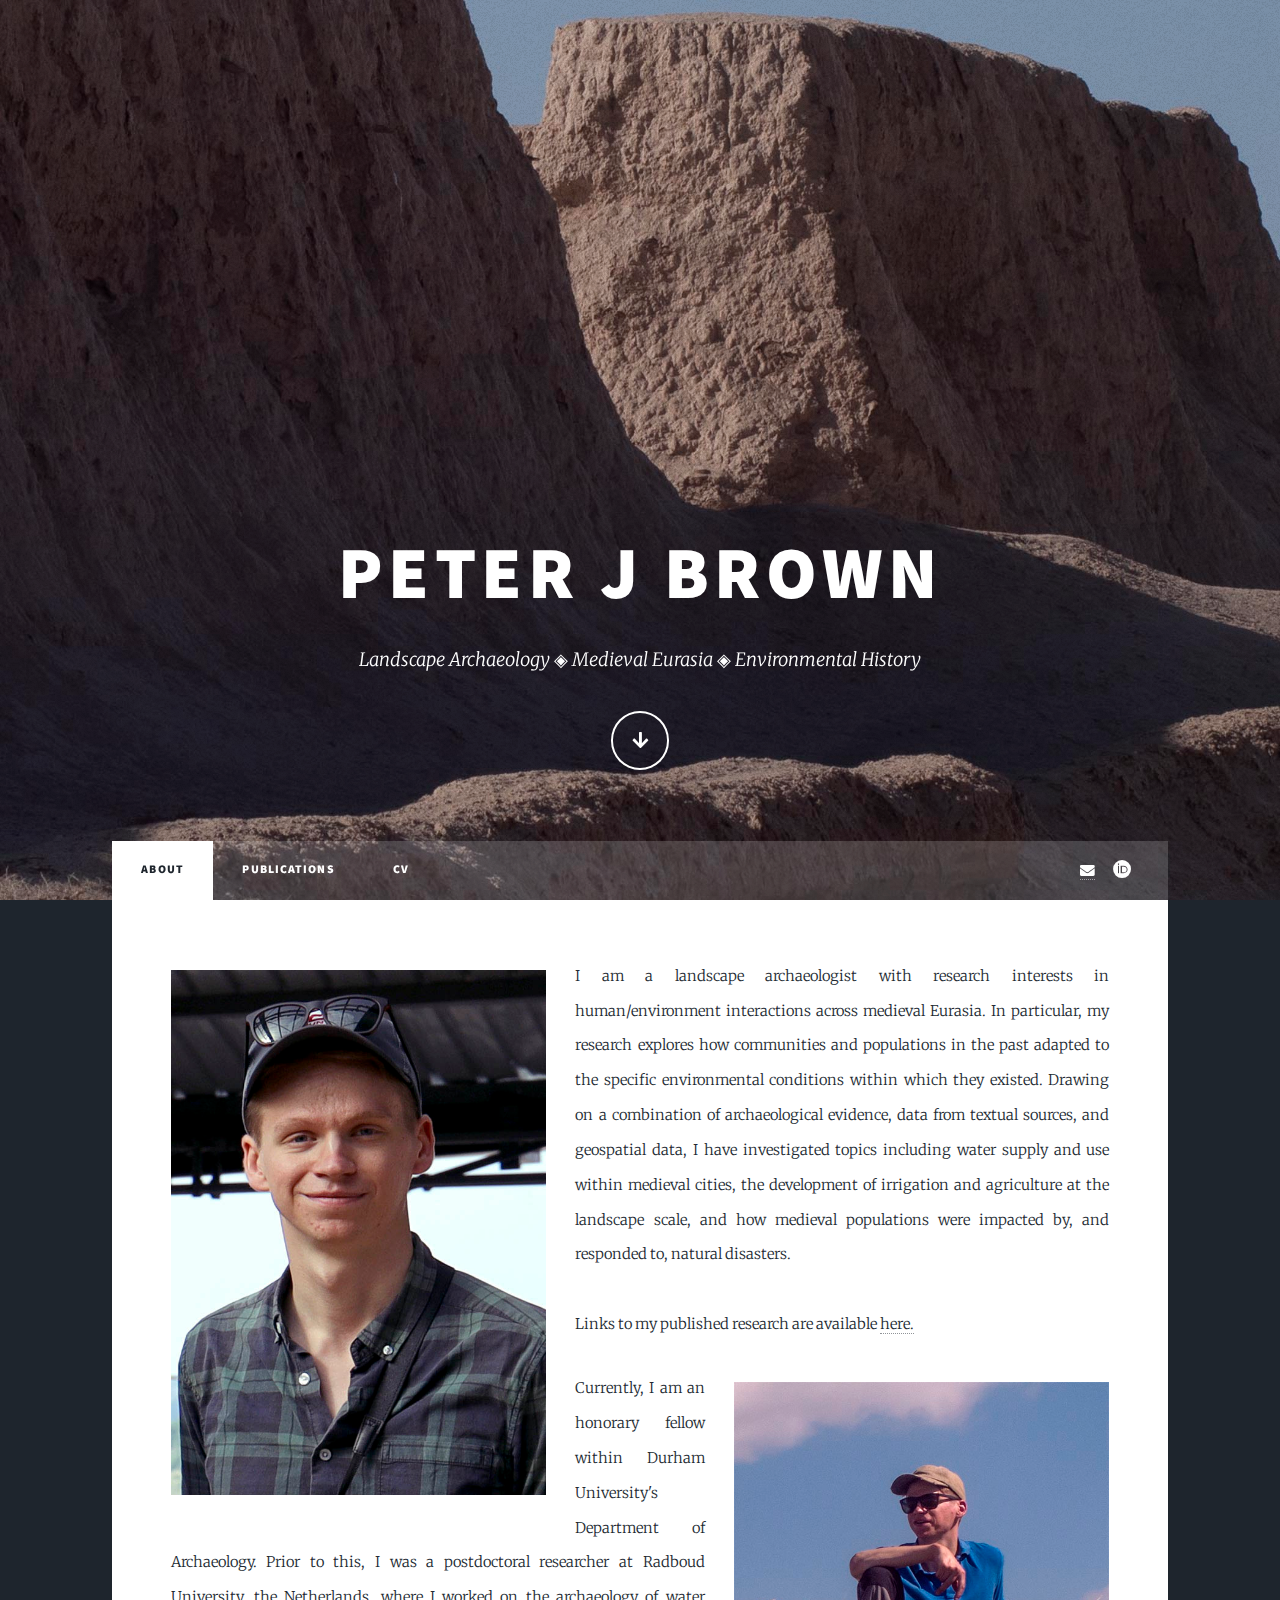
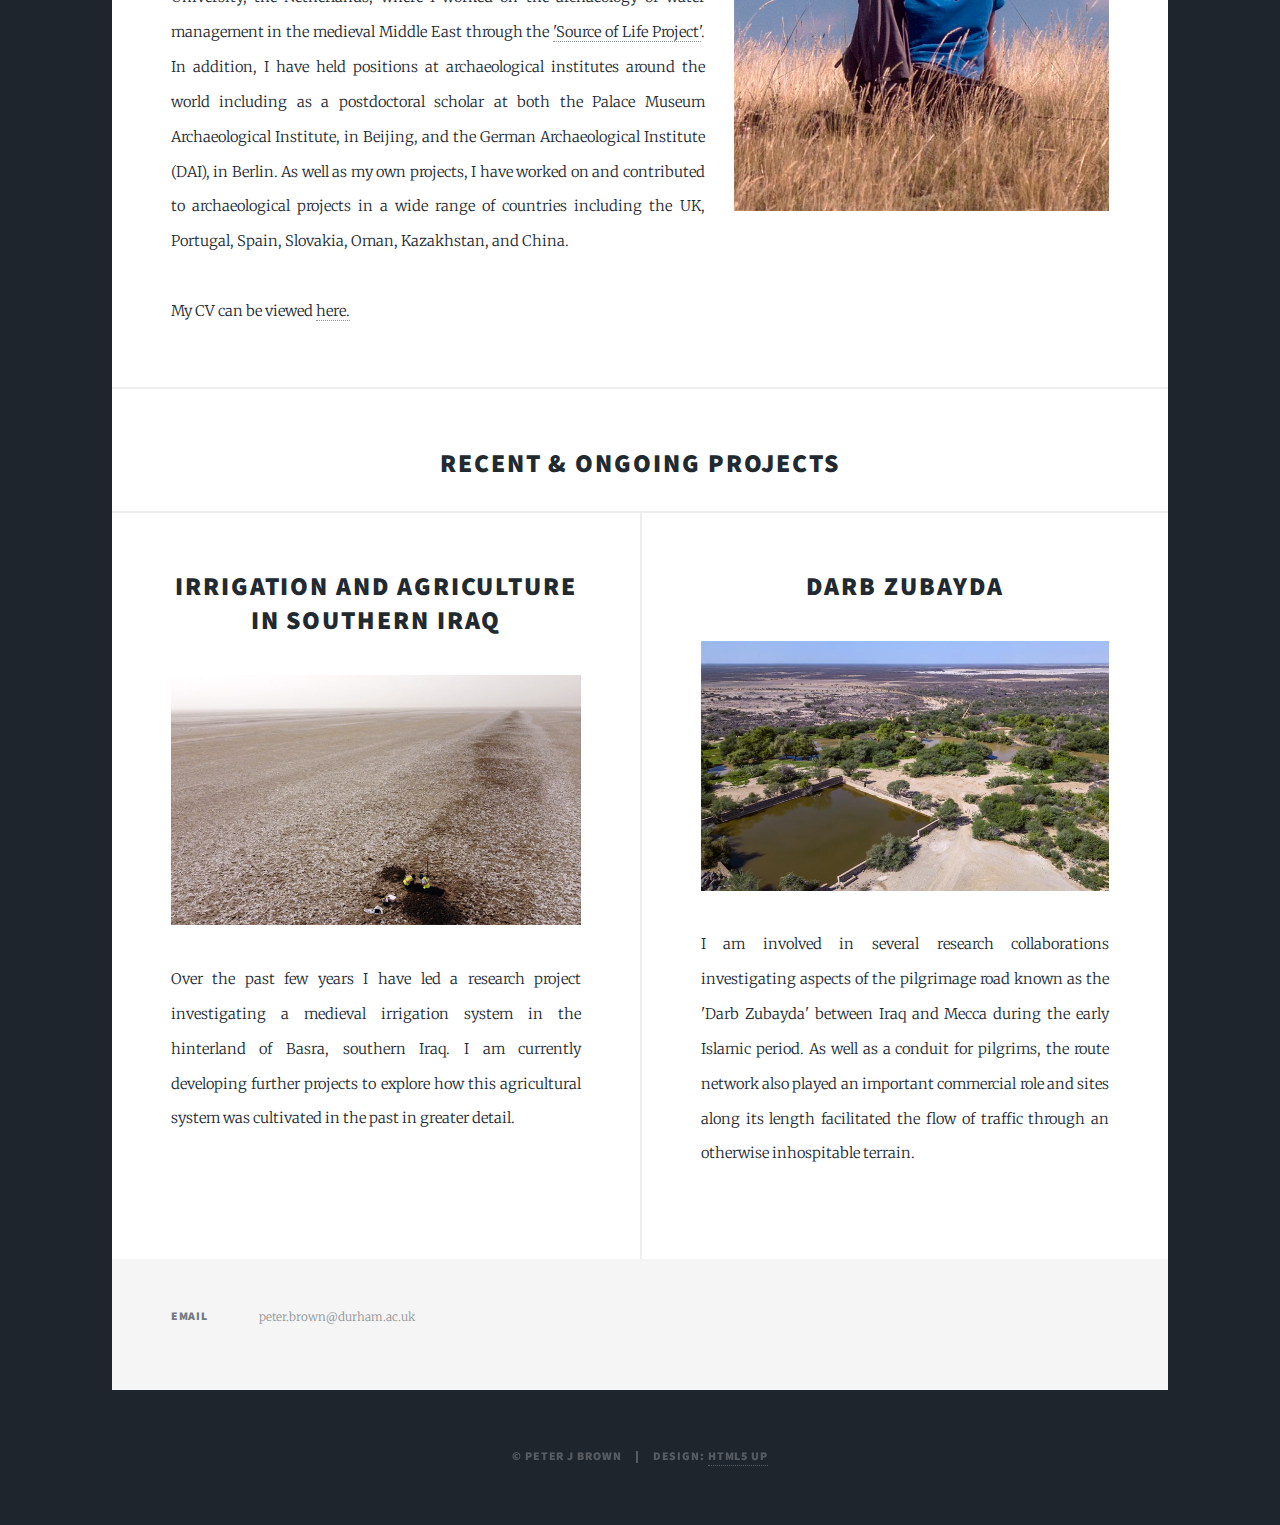
<file: index.html>
<!DOCTYPE HTML>
<!--
	Massively by HTML5 UP
	html5up.net | @ajlkn
	Free for personal and commercial use under the CCA 3.0 license (html5up.net/license)
-->
<html>
	<head>
		<title>Peter J Brown</title>
		<meta charset="utf-8" />
		<meta name="viewport" content="width=device-width, initial-scale=1, user-scalable=no" />
		<link rel="stylesheet" href="assets/css/main.css" />
		<noscript><link rel="stylesheet" href="assets/css/noscript.css" /></noscript>
	</head>
	<body class="is-preload">

		<!-- Wrapper <sup style="vertical-align: super;">Dr</sup> -->
			<div id="wrapper" class="fade-in">

				<!-- Intro -->
					<div id="intro">
						<h1>Peter J Brown</h1>
						<p><i>Landscape Archaeology </i>&#9672;<i> Medieval Eurasia </i>&#9672;<i> Environmental History</i></p>
						<ul class="actions">
							<li><a href="#header" class="button icon solid solo fa-arrow-down scrolly">Continue</a></li>
						</ul>
					</div>

				<!-- Header -->
					<header id="header">
						<a href="index.html" class="logo">Peter J Brown</a>
					</header>

				<!-- Nav -->
					<nav id="nav">
						<ul class="links">
							<li class="active"><a href="index.html">About</a></li>
							<li><a href="publications.html">Publications</a></li>
							<li><a href="cv.html">CV</a></li>
						</ul>
						<ul class="icons">
							<li><a href="mailto:peter.brown@durham.ac.uk" class="fa regular fa-envelope"><span class="label"></span></a></li>
							<li><a href="https://orcid.org/0000-0003-3916-1197" class="icon brands fa-orcid"><span class="label">O</span></a></li>
							
						</ul>
					</nav>

				<!-- Main -->
					<div id="main">

						<div><section class="posts">
									<p><span class="image left"><img src="images/profile.jpg" alt="" /></span>I am a landscape archaeologist with research interests in human/environment interactions across medieval Eurasia. In particular, my research explores how communities and populations in the past adapted to the specific environmental conditions within which they existed. Drawing on a combination of archaeological evidence, data from textual sources, and geospatial data, I have investigated topics including water supply and use within medieval cities, the development of irrigation and agriculture at the landscape scale, and how medieval populations were impacted by, and responded to, natural disasters.<br><br>Links to my published research are available <a href="publications.html">here.</a></p>
									<p><span class="image right"><img src="images/profile2.jpg" alt="" /></span>Currently, I am an honorary fellow within Durham University's Department of Archaeology. Prior to this, I was a postdoctoral researcher at Radboud University, the Netherlands, where I worked on the archaeology of water management in the medieval Middle East through the <a href="https://www.ru.nl/en/research/research-projects/source-of-life-water-management-in-the-premodern-middle-east">'Source of Life Project'</a>. In addition, I have held positions at archaeological institutes around the world including as a postdoctoral scholar at both the Palace Museum Archaeological Institute, in Beijing, and the German Archaeological Institute (DAI), in Berlin. As well as my own projects, I have worked on and contributed to archaeological projects in a wide range of countries including the UK, Portugal, Spain, Slovakia, Oman, Kazakhstan, and China.<br><br>My CV can be viewed <a href="cv.html">here.</a></p>
</div>
						<!-- <div class="box alt"><div class="row gtr-50 gtr-uniform">
									<div class="col-4"><p><span class="image fit"><img src="images/profile.jpg" alt="" /></span></p></div><div class="col-8"><p>I am a landscape archaeologist with research interests in human/environment interactions across medieval Eurasia. In particular, my research explores how communities and populations in the past adapted to specific environmental conditions and fluctuations. Drawing on a combination of archaeological evidence, data from textual sources, and geospatial data, I have investigated topics including water supply and use within medieval cities, the development of irrigation and agricultural systems at the landscape scale, and how medieval populations were impacted by, and responded to, natural disasters.</p><p>Links to my published research are available <a href="publications.html">here.</a></p></div>
<div class="col-8"><p>Currently, I am an honorary fellow within Durham University's Department of Archaeology. Prior to this, I was a postdoctoral researcher at Radboud University, the Netherlands, where I worked on the archaeology of water management in the medieval Middle East through the <a href="https://www.ru.nl/en/research/research-projects/source-of-life-water-management-in-the-premodern-middle-east">'Source of Life Project'</a>. In addition, I have held positions at archaeological institutes around the world including as a postdoctoral scholar at the Palace Museum Archaeological Institute, in Beijing, and the German Archaeological Institute (DAI), in Berlin. As well as my own projects, I have worked on and contributed to archaeological projects in a wide range of countries including the UK, Portugal, Spain, Slovakia, Oman, Kazakhstan, and China.</p><p>My CV can be viewed <a href="cv.html">here.</a></p></div><div class="col-4"><p><span class="image fit"><img src="images/profile2.jpg" alt="" /></span></p></div>

</div></div> -->
						
						<!-- Featured Post
							<article class="post featured">
								<header class="major">
									<h2>WEBSITE UNDER CONSTRUCTION</h2>
									<p>Aenean ornare velit lacus varius enim ullamcorper proin aliquam<br />
									facilisis ante sed etiam magna interdum congue. Lorem ipsum dolor<br />
									amet nullam sed etiam veroeros.</p>
								</header>
								<a href="#" class="image main"><img src="images/pic01.jpg" alt="" /></a>
								<ul class="actions special">
									<li><a href="#" class="button large">Full Story</a></li>
								</ul> -->
	</section>					
<header class="major"><h2>Recent & Ongoing Projects</h2></header>
								
						<!-- Posts -->
							<section class="posts">
								<article>
									<header>
										
										<h2>Irrigation and Agriculture in Southern Iraq</h2>
									</header>
									<span class="image fit"><img src="images/iraq.jpg" alt="" /></span>
									<p>Over the past few years I have led a research project investigating a medieval irrigation system in the hinterland of Basra, southern Iraq. I am currently developing further projects to explore how this agricultural system was cultivated in the past in greater detail.</p>
									<ul class="actions special">
										<!-- <li><a href="#" class="button">Full Story</a></li> -->
									</ul>
								</article>
								<article>
									<header>
										
										<h2>Darb Zubayda</h2>
									</header>
									<span class="image fit"><img src="images/zubayda.jpg" alt="" /></span>
									<p>I am involved in several research collaborations investigating aspects of the pilgrimage road known as the 'Darb Zubayda' between Iraq and Mecca during the early Islamic period. As well as a conduit for pilgrims, the route network also played an important commercial role and sites along its length facilitated the flow of traffic through an otherwise inhospitable terrain.</p>
									<ul class="actions special">
										<!-- <li><a href="#" class="button">Full Story</a></li> -->
									</ul>
								</article>
							</section>

					</div>
				<!-- Footer -->
					<footer id="footer">
						<section class="split contact">
							<section>
								<h3>Email</h3>
								<p>peter.brown@durham.ac.uk</p>
							</section>
						</section>
					</footer>

				<!-- Copyright -->
					<div id="copyright">
						<ul><li>&copy; Peter J Brown</li><li>Design: <a href="https://html5up.net">HTML5 UP</a></li></ul>
					</div>

			</div>

		<!-- Scripts -->
			<script src="assets/js/jquery.min.js"></script>
			<script src="assets/js/jquery.scrollex.min.js"></script>
			<script src="assets/js/jquery.scrolly.min.js"></script>
			<script src="assets/js/browser.min.js"></script>
			<script src="assets/js/breakpoints.min.js"></script>
			<script src="assets/js/util.js"></script>
			<script src="assets/js/main.js"></script>

	</body>
</html>
</file>
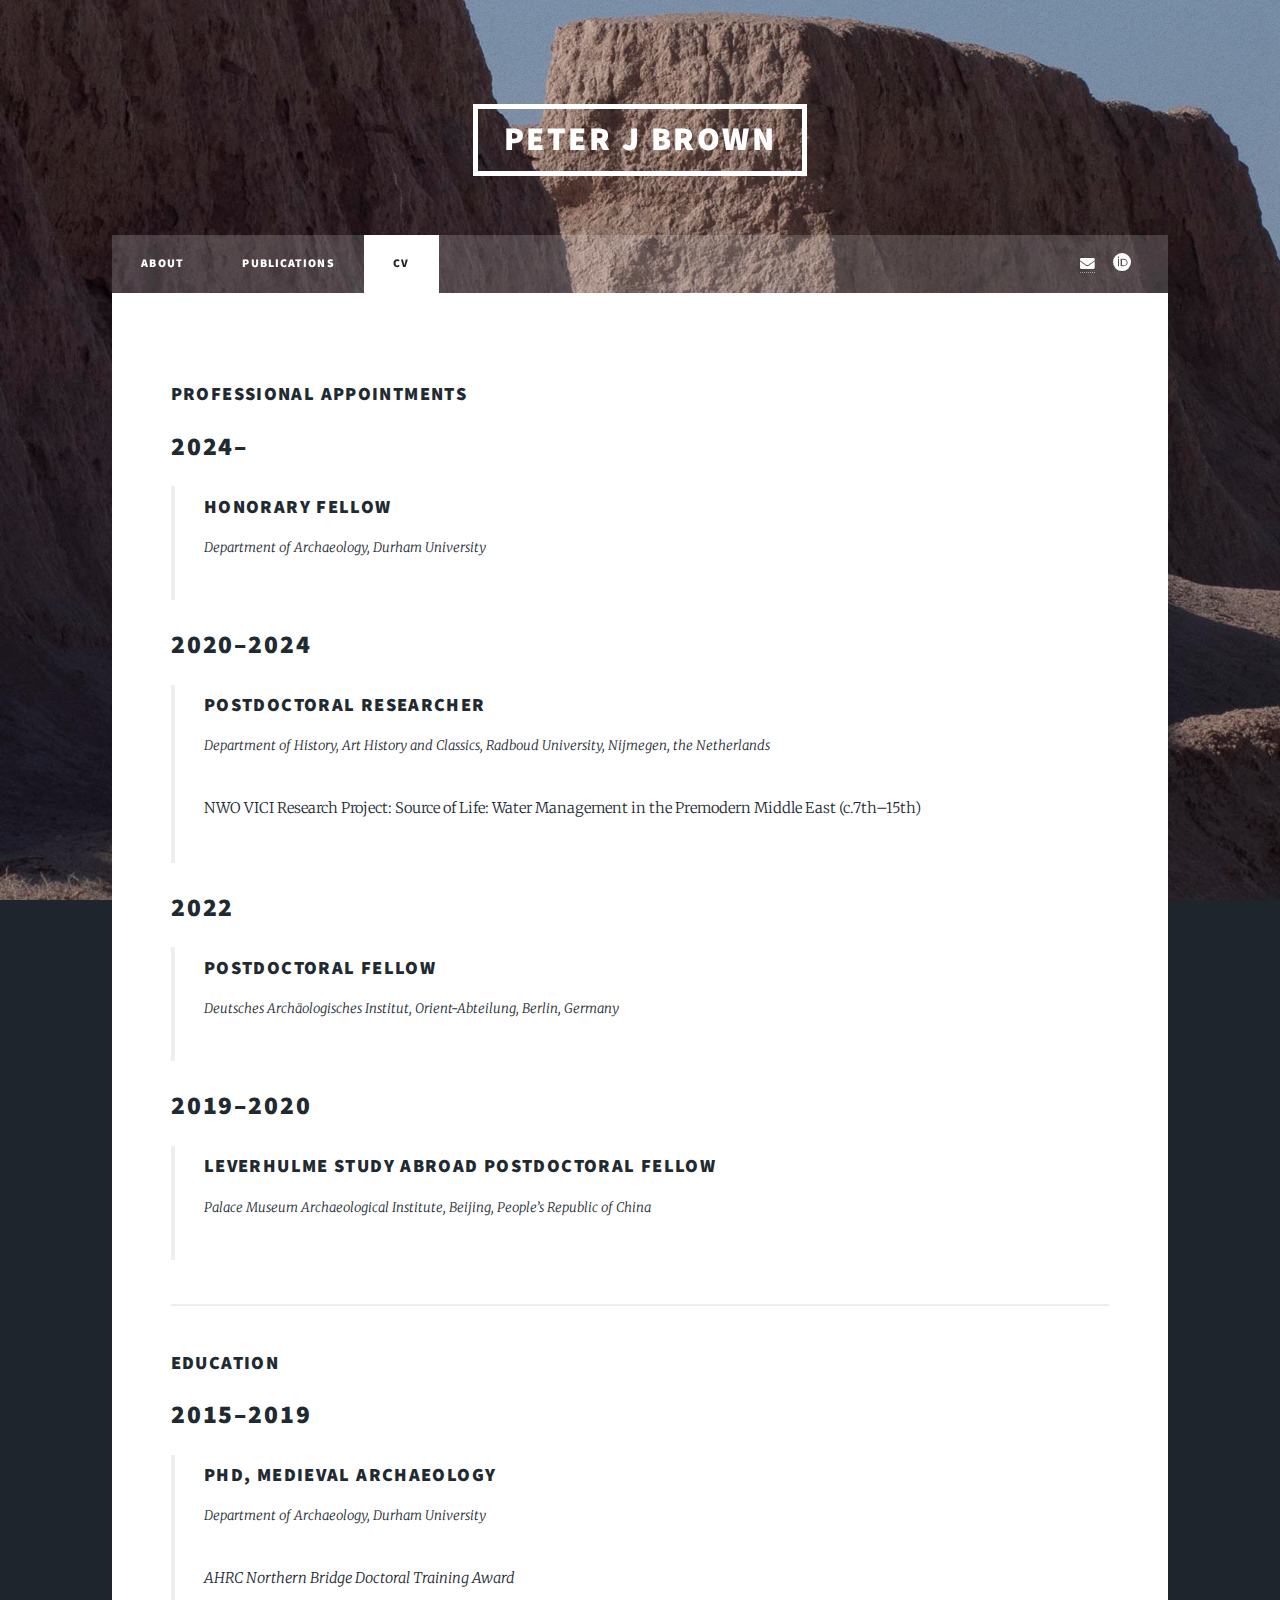
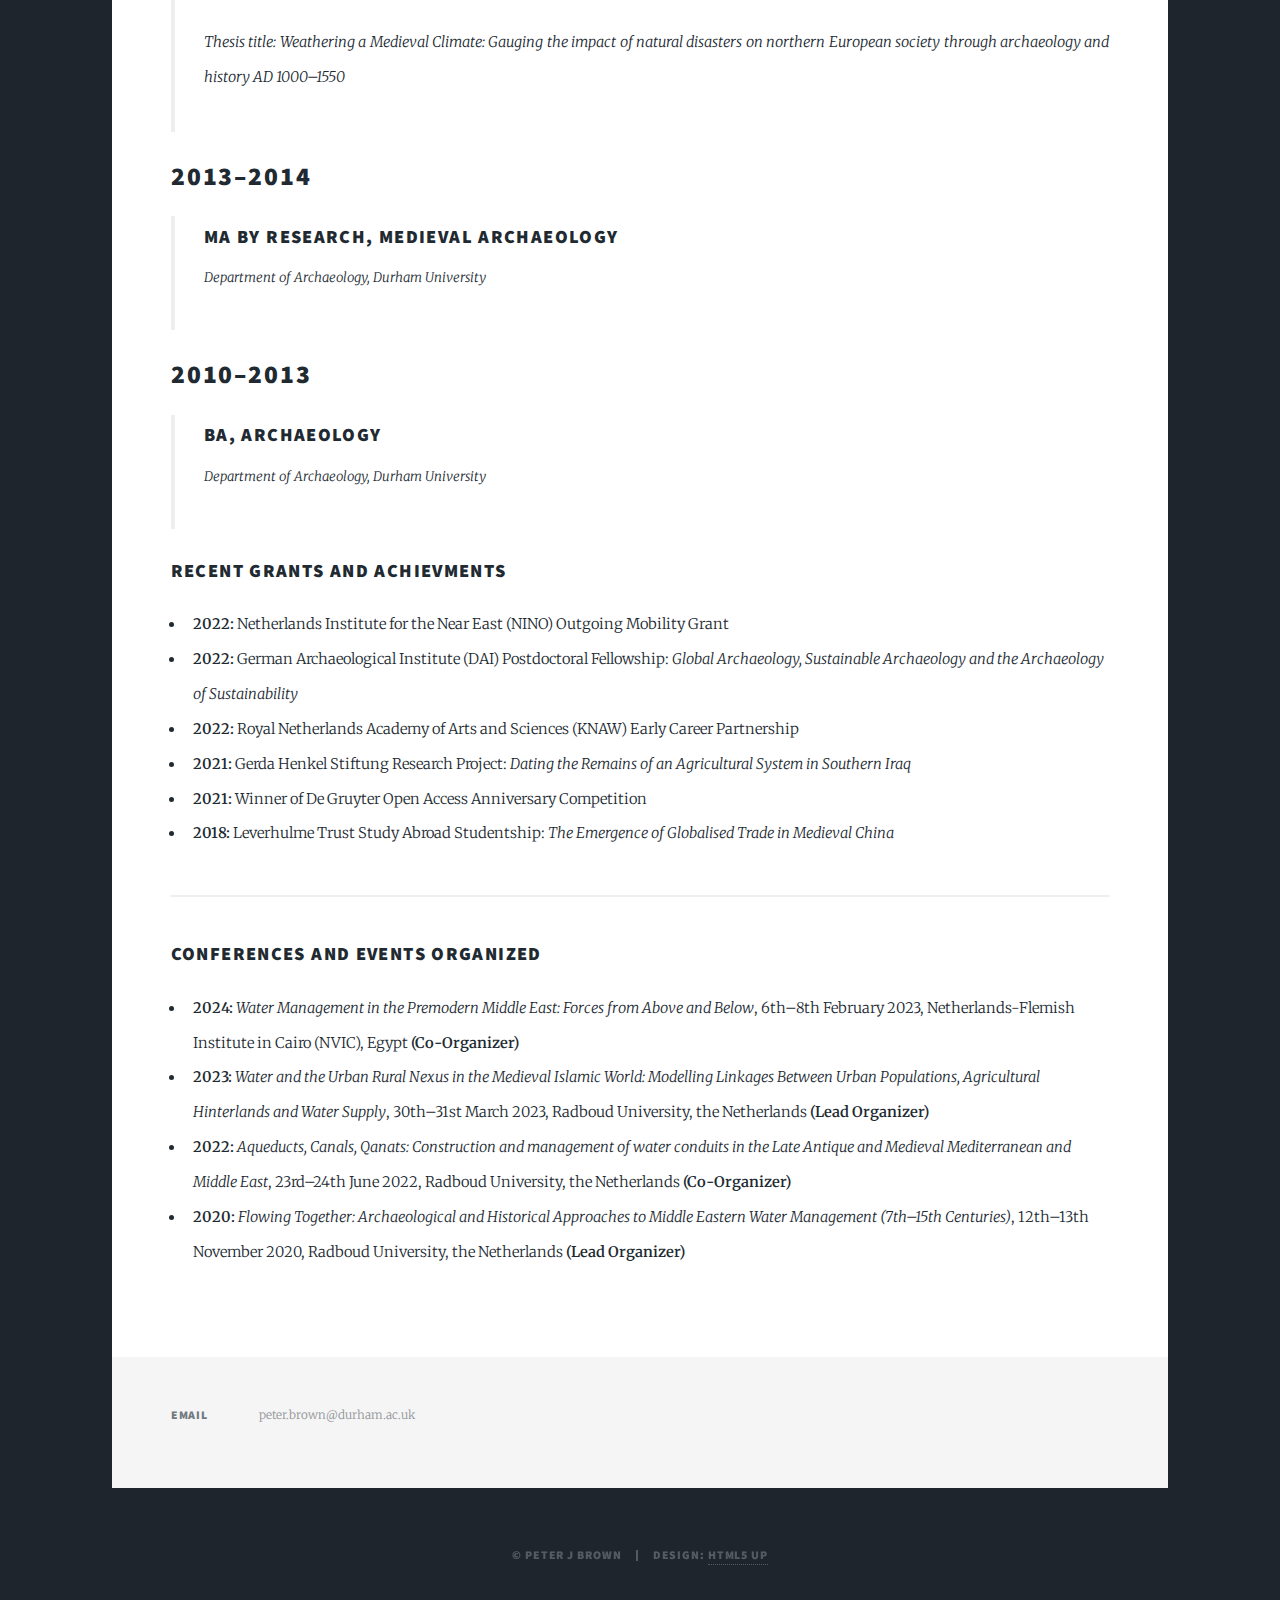
<file: cv.html>
<!DOCTYPE HTML>
<!--
	Massively by HTML5 UP
	html5up.net | @ajlkn
	Free for personal and commercial use under the CCA 3.0 license (html5up.net/license)
-->
<html>
	<head>
		<title>Peter J Brown - CV</title>
		<meta charset="utf-8" />
		<meta name="viewport" content="width=device-width, initial-scale=1, user-scalable=no" />
		<link rel="stylesheet" href="assets/css/main.css" />
		<noscript><link rel="stylesheet" href="assets/css/noscript.css" /></noscript>
	</head>
	<body class="is-preload">

		<!-- Wrapper -->
			<div id="wrapper">

				<!-- Header -->
					<header id="header">
						<a href="index.html" class="logo">Peter J Brown</a>
					</header>

				<!-- Nav -->
					<nav id="nav">
						<ul class="links">
							<li><a href="index.html">About</a></li>
							<li><a href="publications.html">Publications</a></li>
							<li class="active"><a href="cv.html">CV</a></li>
						</ul>
					<ul class="icons">
							<li><a href="mailto:peter.brown@durham.ac.uk" class="fa solid fa-envelope"><span class="label"></span></a></li>
							<li><a href="https://orcid.org/0000-0003-3916-1197" class="icon brands fa-orcid"><span class="label">O</span></a></li>
							</ul>
					</nav>

				<!-- Main -->
					<div id="main">
					<section class="post"><h3>Professional Appointments</h3>
									<h2>2024–</h2>
								<blockquote><header><h3>Honorary Fellow</h3>
									<p>Department of Archaeology, Durham University</p></header></blockquote>
							<h2>2020–2024</h2>
								<blockquote><header><h3>Postdoctoral Researcher</h3>
									<p>Department of History, Art History and Classics, Radboud University, Nijmegen, the Netherlands</p></header>
<p>NWO VICI Research Project: Source of Life: Water Management in the Premodern Middle East (c.7th–15th)</p></blockquote>
<h2>2022</h2>
								<blockquote><header><h3>Postdoctoral Fellow</h3>
									<p>Deutsches Archäologisches Institut, Orient-Abteilung, Berlin, Germany</p></header></blockquote>
						
						<h2>2019–2020</h2>
								<blockquote><header><h3>Leverhulme Study Abroad Postdoctoral Fellow</h3>
									<p>Palace Museum Archaeological Institute, Beijing, People’s Republic of China</p></header></blockquote>
						<hr />

<h3>Education</h3>
	<h2>2015–2019</h2>
								<blockquote><header><h3>PhD, Medieval Archaeology</h3>
									<p>Department of Archaeology, Durham University</p>
									<p>AHRC Northern Bridge Doctoral Training Award</p>
									<p>Thesis title: Weathering a Medieval Climate: Gauging the impact of natural disasters on northern European society through archaeology and history AD 1000–1550</p>
								</header></blockquote>
						<h2>2013–2014</h2>
								<blockquote><header><h3>MA by Research, Medieval Archaeology</h3>
									<p>Department of Archaeology, Durham University</p>
								</header></blockquote>
						<h2>2010–2013</h2>
								<blockquote><header><h3>BA, Archaeology</h3>
									<p>Department of Archaeology, Durham University</p>
								</header></blockquote>
															
						
						
							<h3>Recent Grants and Achievments</h3>
							<ul>
												<li><b>2022:</b> Netherlands Institute for the Near East (NINO) Outgoing Mobility Grant</li>
												<li><b>2022:</b> German Archaeological Institute (DAI) Postdoctoral Fellowship: <i>Global Archaeology, Sustainable Archaeology and the Archaeology of Sustainability</i></li>
												<li><b>2022:</b> Royal Netherlands Academy of Arts and Sciences (KNAW) Early Career Partnership</li>
												<li><b>2021:</b> Gerda Henkel Stiftung Research Project: <i>Dating the Remains of an Agricultural System in Southern Iraq</i></li>
												<li><b>2021:</b> Winner of De Gruyter Open Access Anniversary Competition</li>
												<li><b>2018:</b> Leverhulme Trust Study Abroad Studentship: <i>The Emergence of Globalised Trade in Medieval China</i></li>
											</ul>
						<hr />
							<h3>Conferences and Events Organized</h3>
							<ul>
												<li><b>2024:</b> <i>Water Management in the Premodern Middle East: Forces from Above and Below</i>, 6th–8th February 2023, Netherlands-Flemish Institute in Cairo (NVIC), Egypt <strong>(Co-Organizer)</strong></li>
												<li><b>2023:</b> <i>Water and the Urban Rural Nexus in the Medieval Islamic World: Modelling Linkages Between Urban Populations, Agricultural Hinterlands and Water Supply</i>, 30th–31st March 2023, Radboud University, the Netherlands <strong>(Lead Organizer)</strong></li>
												<li><b>2022:</b> <i>Aqueducts, Canals, Qanats: Construction and management of water conduits in the Late Antique and Medieval Mediterranean and Middle East</i>, 23rd–24th June 2022, Radboud University, the Netherlands <strong>(Co-Organizer)</strong></li>
												<li><b>2020:</b> <i>Flowing Together: Archaeological and Historical Approaches to Middle Eastern Water Management (7th–15th Centuries)</i>, 12th–13th November 2020, Radboud University, the Netherlands <strong>(Lead Organizer)</strong></li>
											</ul>





							
									
					</div>

				<!-- Footer -->
										<footer id="footer">
						<section class="split contact">
							<section>
								<h3>Email</h3>
								<p>peter.brown@durham.ac.uk</p>
							</section>
						</section>
					</footer>

				<!-- Copyright -->
					<div id="copyright">
						<ul><li>&copy; Peter J Brown</li><li>Design: <a href="https://html5up.net">HTML5 UP</a></li></ul>
					</div>

			</div>

		<!-- Scripts -->
			<script src="assets/js/jquery.min.js"></script>
			<script src="assets/js/jquery.scrollex.min.js"></script>
			<script src="assets/js/jquery.scrolly.min.js"></script>
			<script src="assets/js/browser.min.js"></script>
			<script src="assets/js/breakpoints.min.js"></script>
			<script src="assets/js/util.js"></script>
			<script src="assets/js/main.js"></script>

	</body>
</html>
</file>
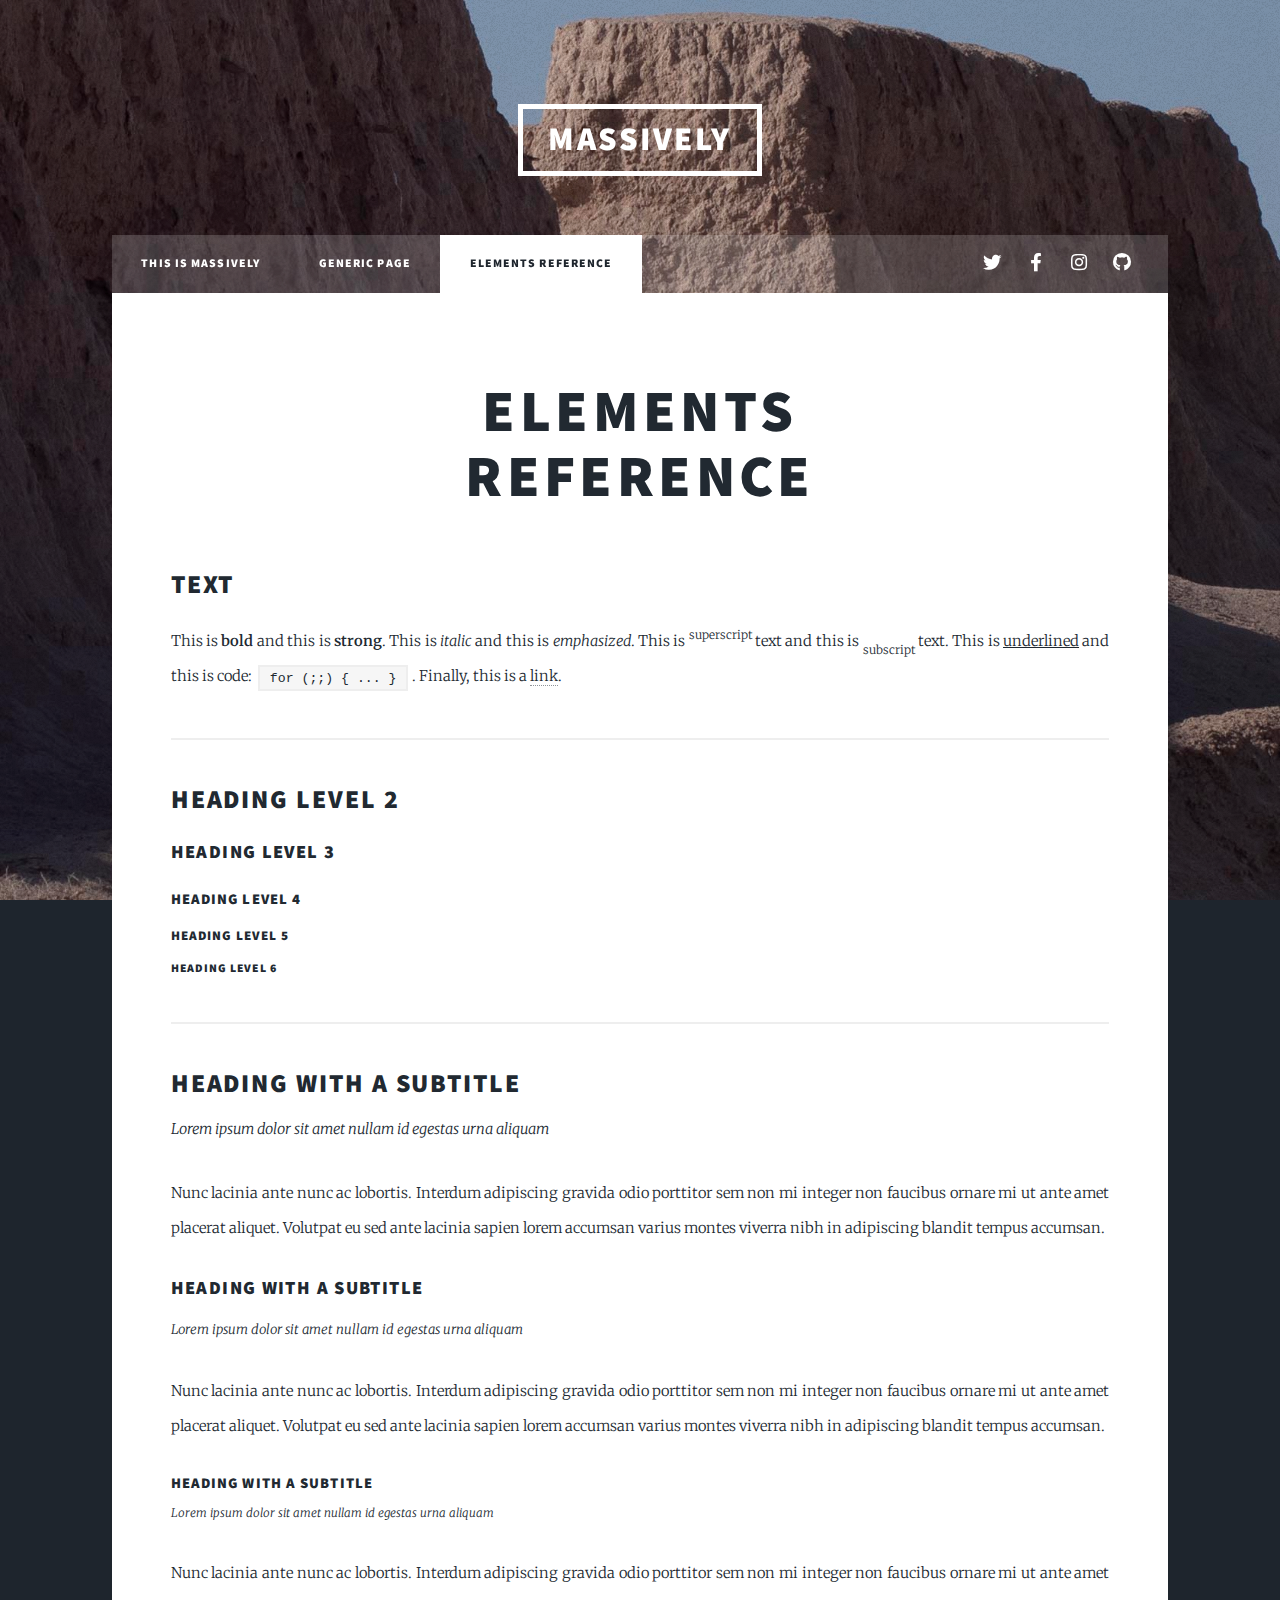
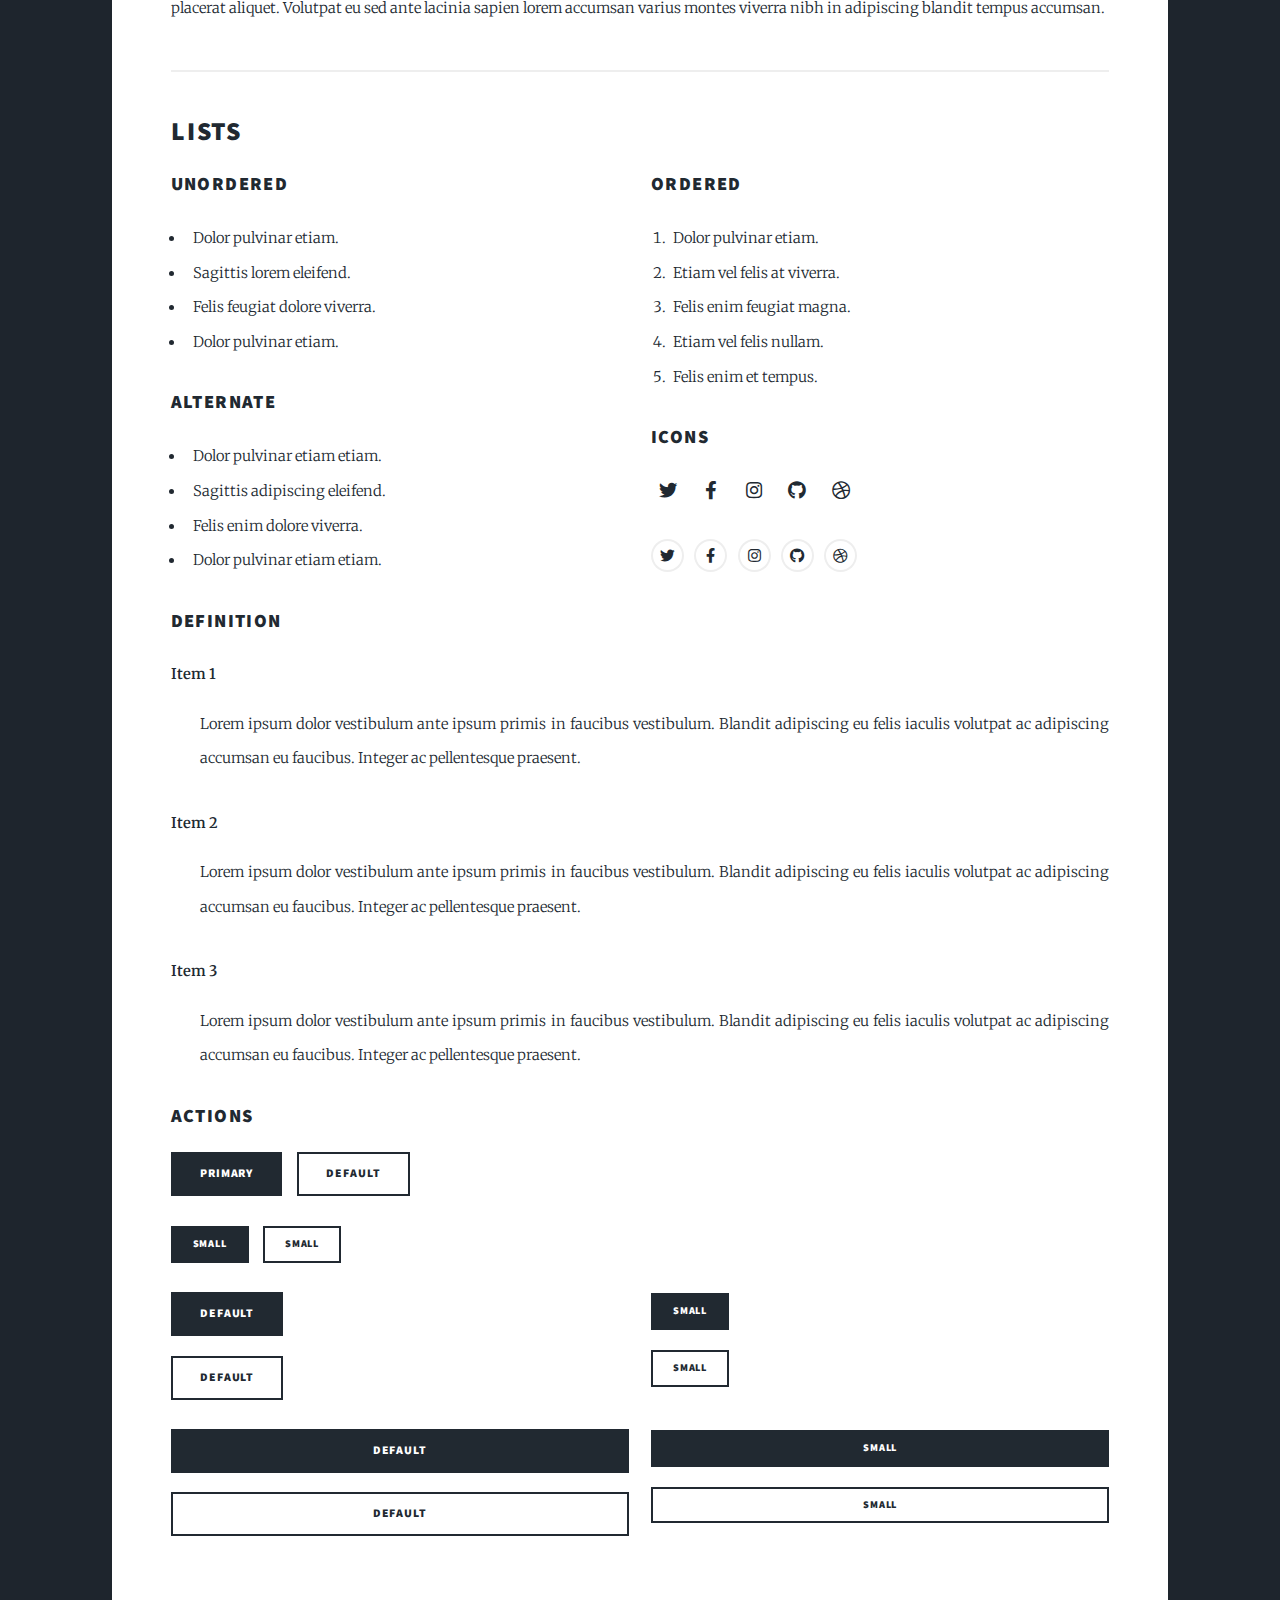
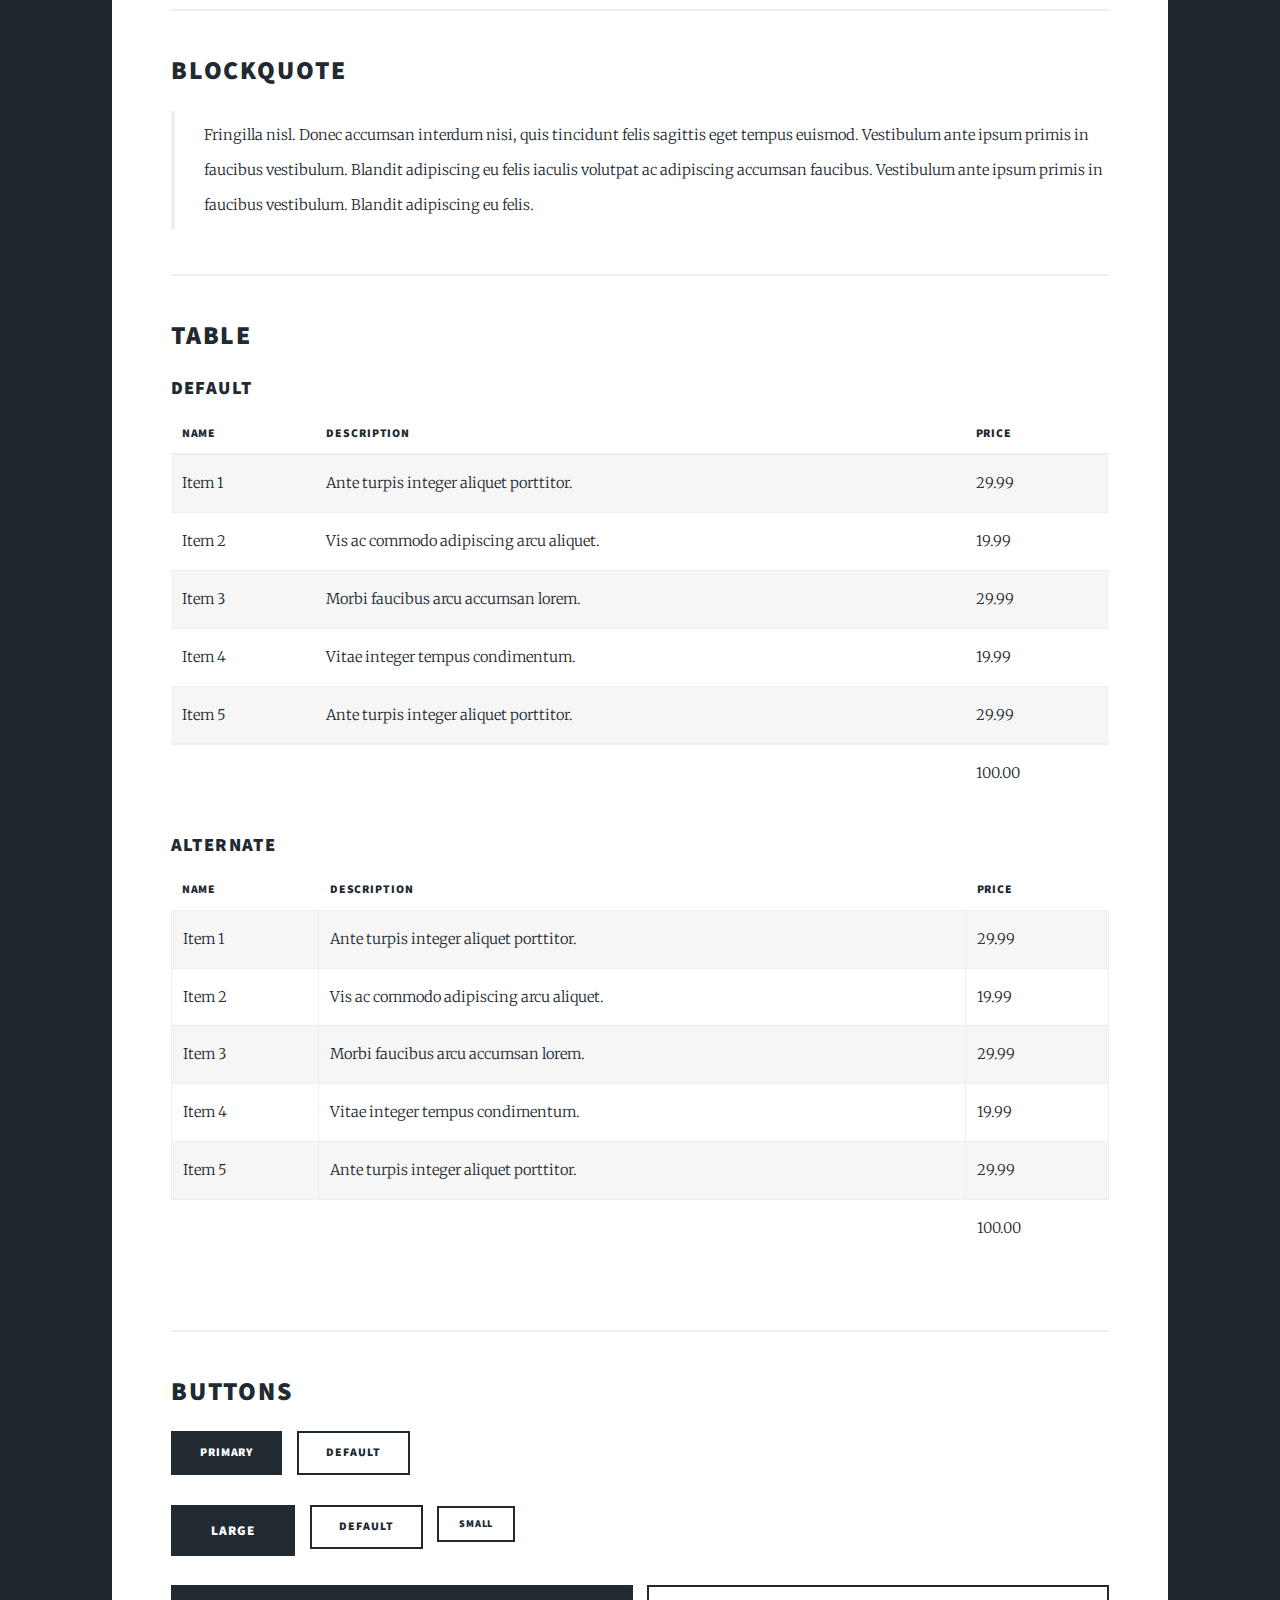
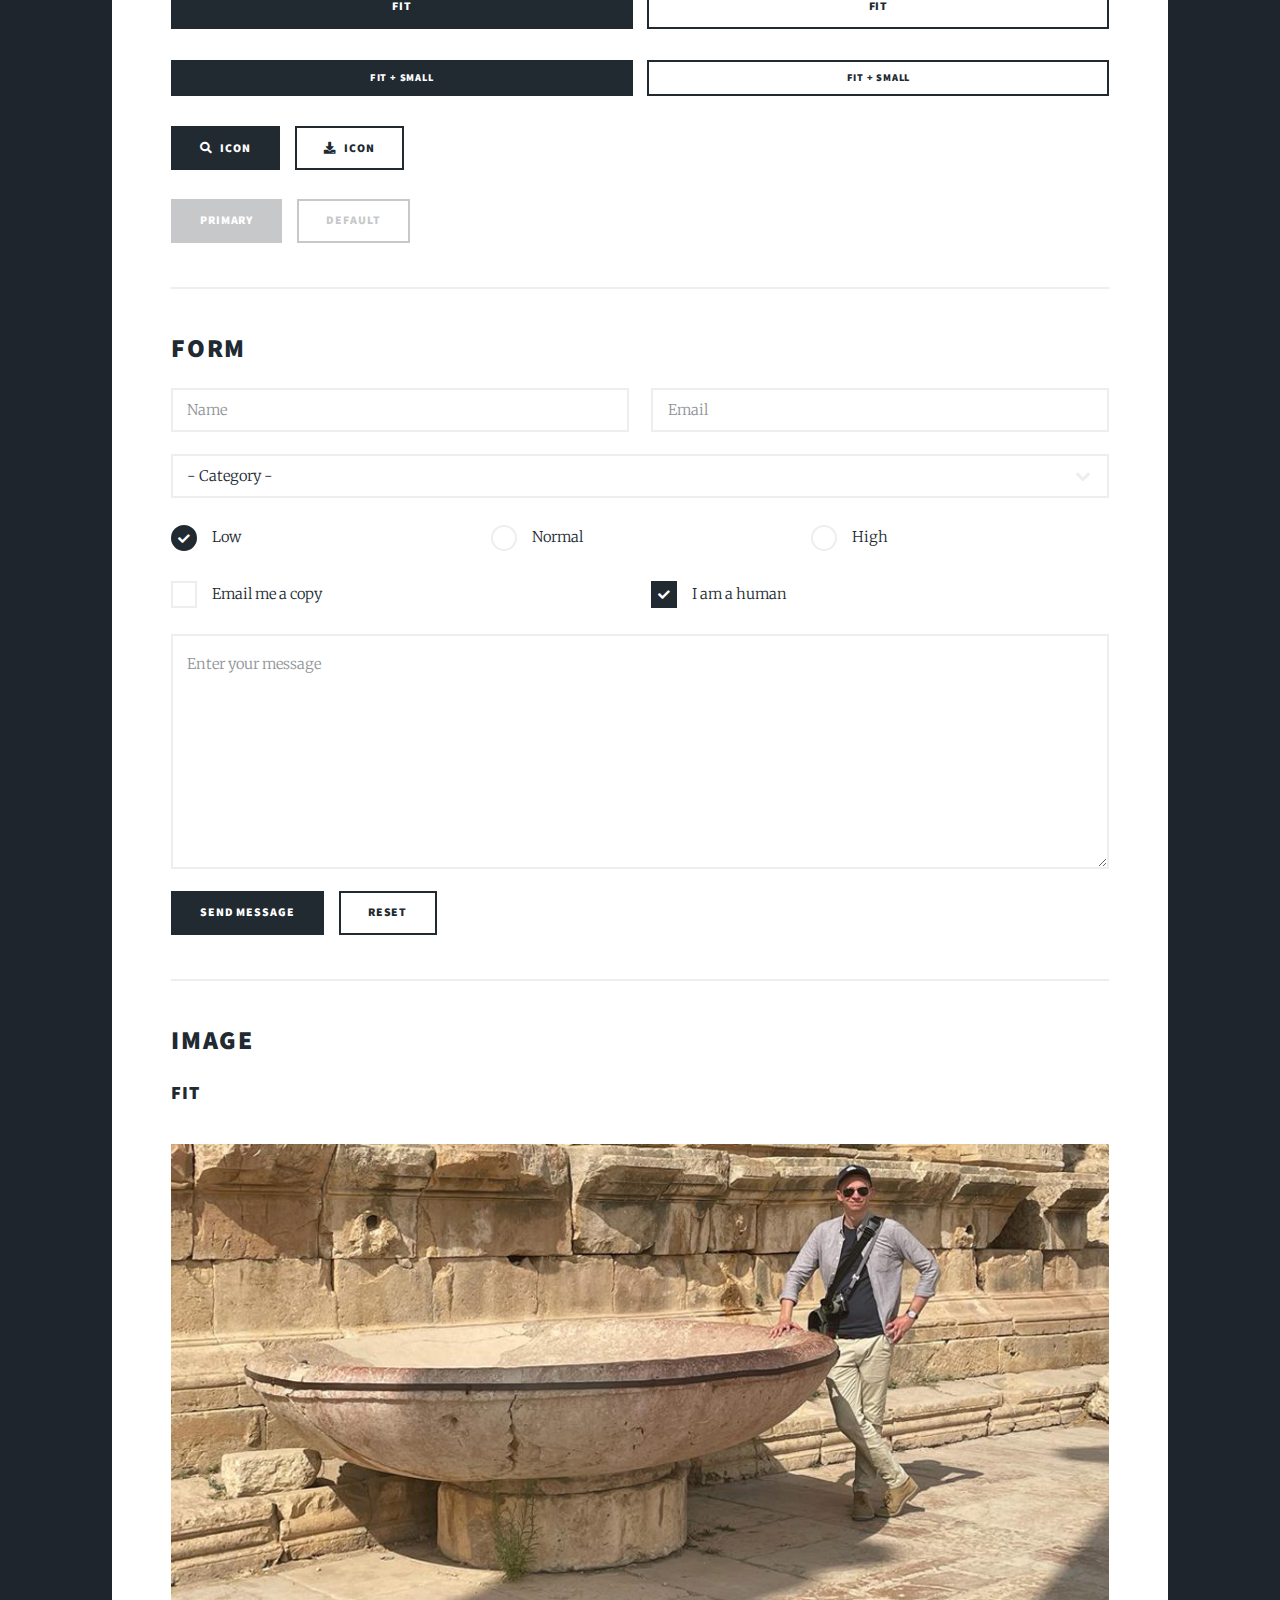
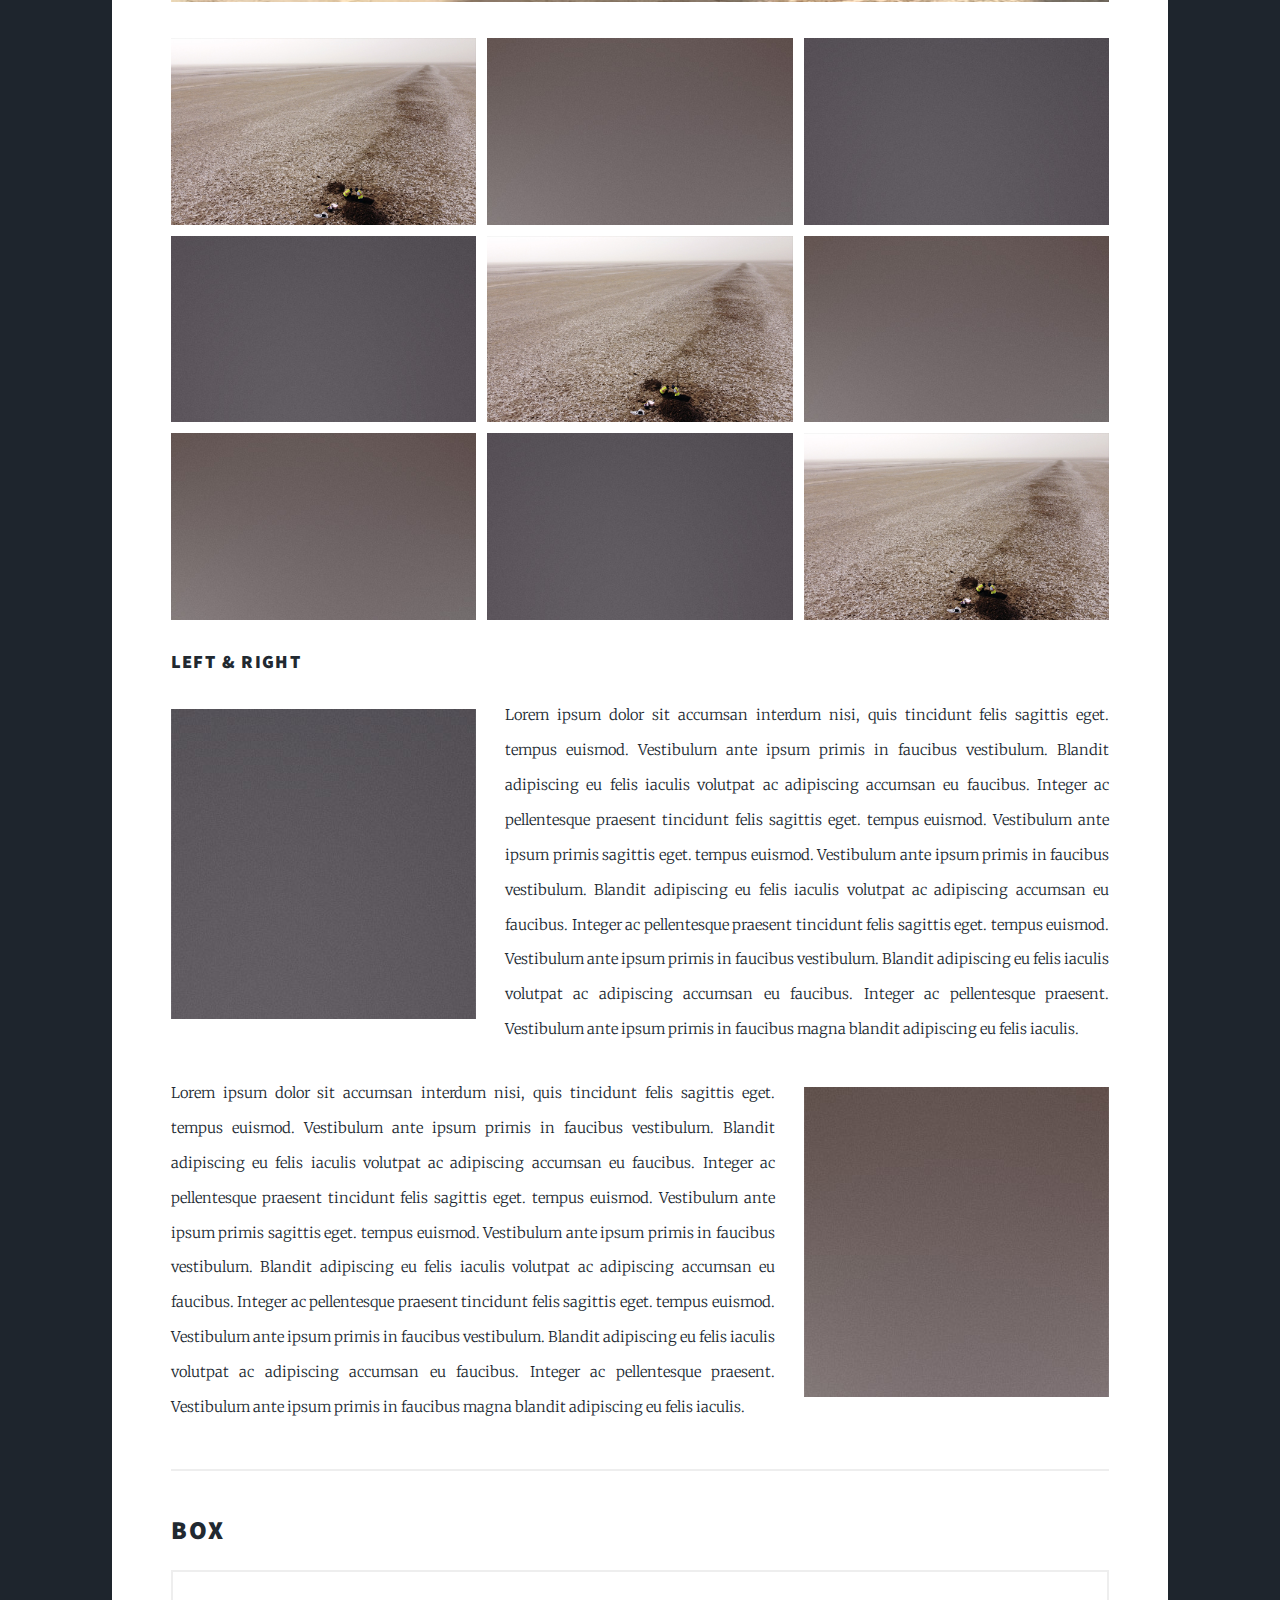
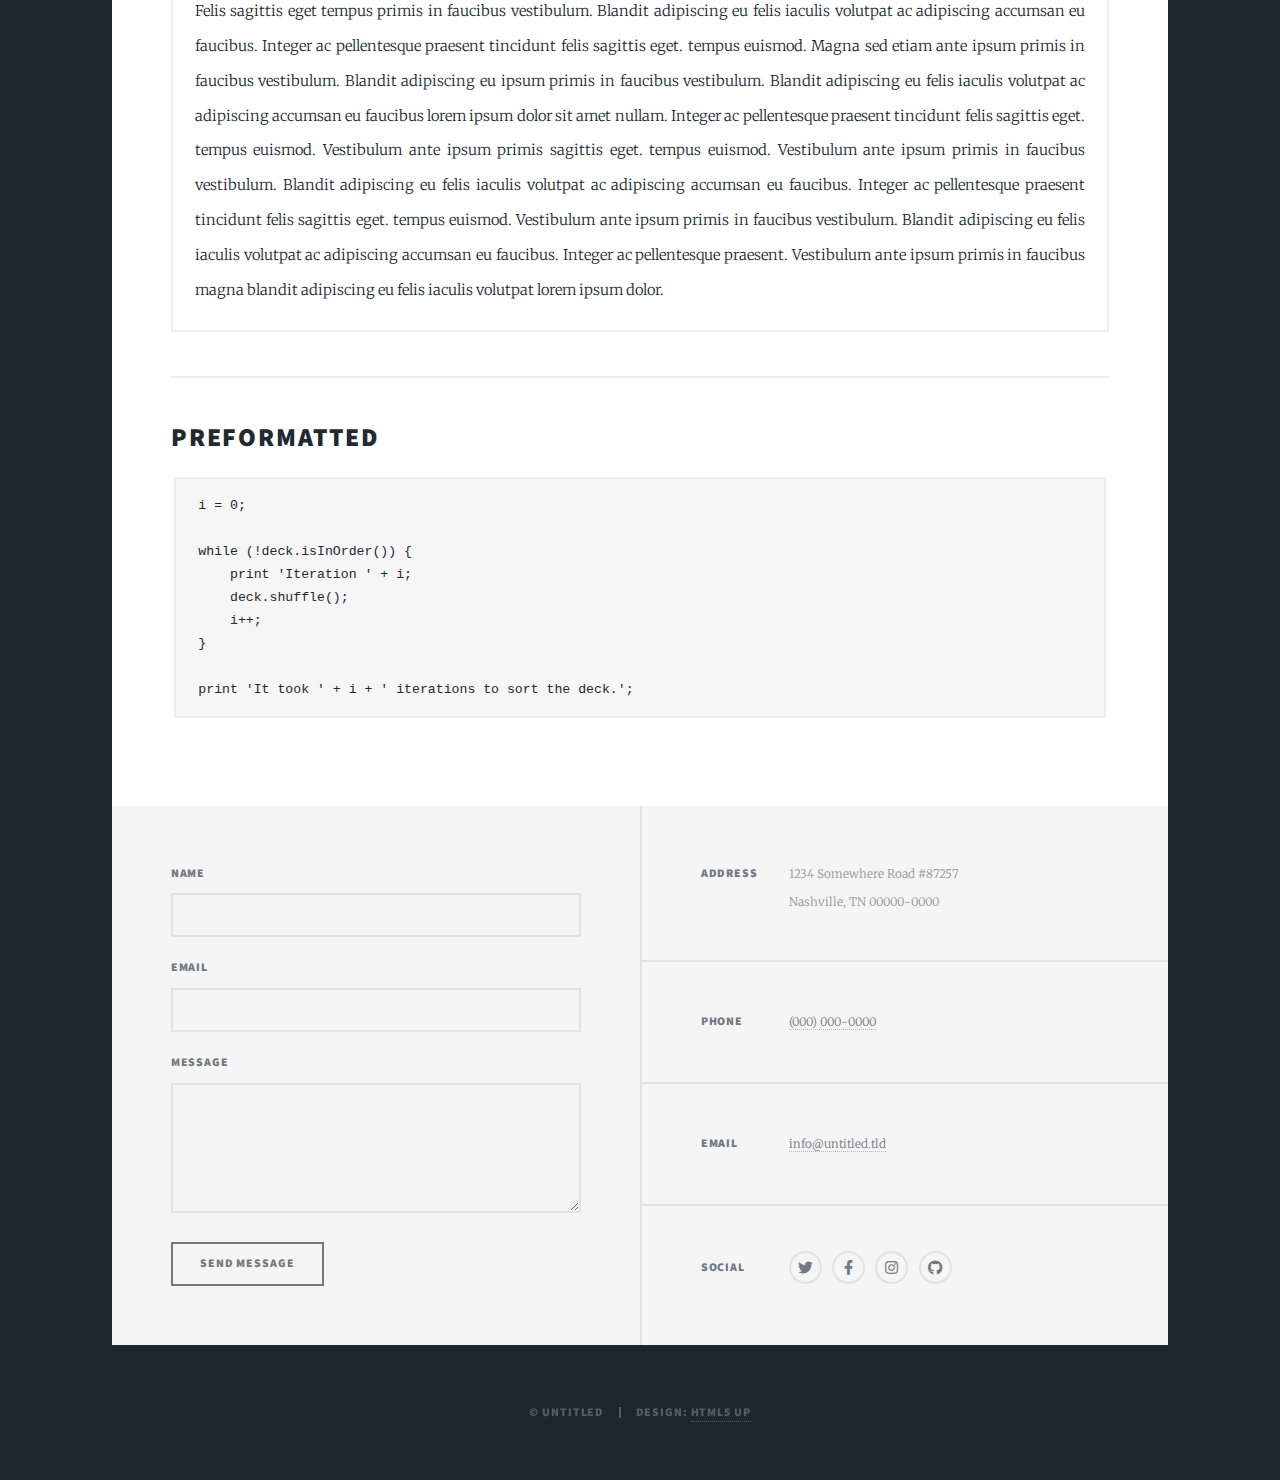
<file: elements.html>
<!DOCTYPE HTML>
<!--
	Massively by HTML5 UP
	html5up.net | @ajlkn
	Free for personal and commercial use under the CCA 3.0 license (html5up.net/license)
-->
<html>
	<head>
		<title>Elements Reference - Massively by HTML5 UP</title>
		<meta charset="utf-8" />
		<meta name="viewport" content="width=device-width, initial-scale=1, user-scalable=no" />
		<link rel="stylesheet" href="assets/css/main.css" />
		<noscript><link rel="stylesheet" href="assets/css/noscript.css" /></noscript>
	</head>
	<body class="is-preload">

		<!-- Wrapper -->
			<div id="wrapper">

				<!-- Header -->
					<header id="header">
						<a href="index.html" class="logo">Massively</a>
					</header>

				<!-- Nav -->
					<nav id="nav">
						<ul class="links">
							<li><a href="index.html">This is Massively</a></li>
							<li><a href="generic.html">Generic Page</a></li>
							<li class="active"><a href="elements.html">Elements Reference</a></li>
						</ul>
						<ul class="icons">
							<li><a href="#" class="icon brands fa-twitter"><span class="label">Twitter</span></a></li>
							<li><a href="#" class="icon brands fa-facebook-f"><span class="label">Facebook</span></a></li>
							<li><a href="#" class="icon brands fa-instagram"><span class="label">Instagram</span></a></li>
							<li><a href="#" class="icon brands fa-github"><span class="label">GitHub</span></a></li>
						</ul>
					</nav>

				<!-- Main -->
					<div id="main">

						<!-- Post -->
							<section class="post">
								<header class="major">
									<h1>Elements<br />
									Reference</h1>
								</header>

								<!-- Text stuff -->
									<h2>Text</h2>
									<p>This is <b>bold</b> and this is <strong>strong</strong>. This is <i>italic</i> and this is <em>emphasized</em>.
									This is <sup>superscript</sup> text and this is <sub>subscript</sub> text.
									This is <u>underlined</u> and this is code: <code>for (;;) { ... }</code>.
									Finally, this is a <a href="#">link</a>.</p>
									<hr />
									<h2>Heading Level 2</h2>
									<h3>Heading Level 3</h3>
									<h4>Heading Level 4</h4>
									<h5>Heading Level 5</h5>
									<h6>Heading Level 6</h6>
									<hr />
									<header>
										<h2>Heading with a Subtitle</h2>
										<p>Lorem ipsum dolor sit amet nullam id egestas urna aliquam</p>
									</header>
									<p>Nunc lacinia ante nunc ac lobortis. Interdum adipiscing gravida odio porttitor sem non mi integer non faucibus ornare mi ut ante amet placerat aliquet. Volutpat eu sed ante lacinia sapien lorem accumsan varius montes viverra nibh in adipiscing blandit tempus accumsan.</p>
									<header>
										<h3>Heading with a Subtitle</h3>
										<p>Lorem ipsum dolor sit amet nullam id egestas urna aliquam</p>
									</header>
									<p>Nunc lacinia ante nunc ac lobortis. Interdum adipiscing gravida odio porttitor sem non mi integer non faucibus ornare mi ut ante amet placerat aliquet. Volutpat eu sed ante lacinia sapien lorem accumsan varius montes viverra nibh in adipiscing blandit tempus accumsan.</p>
									<header>
										<h4>Heading with a Subtitle</h4>
										<p>Lorem ipsum dolor sit amet nullam id egestas urna aliquam</p>
									</header>
									<p>Nunc lacinia ante nunc ac lobortis. Interdum adipiscing gravida odio porttitor sem non mi integer non faucibus ornare mi ut ante amet placerat aliquet. Volutpat eu sed ante lacinia sapien lorem accumsan varius montes viverra nibh in adipiscing blandit tempus accumsan.</p>

									<hr />

								<!-- Lists -->
									<h2>Lists</h2>
									<div class="row">
										<div class="col-6 col-12-small">

											<h3>Unordered</h3>
											<ul>
												<li>Dolor pulvinar etiam.</li>
												<li>Sagittis lorem eleifend.</li>
												<li>Felis feugiat dolore viverra.</li>
												<li>Dolor pulvinar etiam.</li>
											</ul>

											<h3>Alternate</h3>
											<ul class="alt">
												<li>Dolor pulvinar etiam etiam.</li>
												<li>Sagittis adipiscing eleifend.</li>
												<li>Felis enim dolore viverra.</li>
												<li>Dolor pulvinar etiam etiam.</li>
											</ul>

										</div>
										<div class="col-6 col-12-small">

											<h3>Ordered</h3>
											<ol>
												<li>Dolor pulvinar etiam.</li>
												<li>Etiam vel felis at viverra.</li>
												<li>Felis enim feugiat magna.</li>
												<li>Etiam vel felis nullam.</li>
												<li>Felis enim et tempus.</li>
											</ol>

											<h3>Icons</h3>
											<ul class="icons">
												<li><a href="#" class="icon brands fa-twitter"><span class="label">Twitter</span></a></li>
												<li><a href="#" class="icon brands fa-facebook-f"><span class="label">Facebook</span></a></li>
												<li><a href="#" class="icon brands fa-instagram"><span class="label">Instagram</span></a></li>
												<li><a href="#" class="icon brands fa-github"><span class="label">Github</span></a></li>
												<li><a href="#" class="icon brands fa-dribbble"><span class="label">Dribbble</span></a></li>
											</ul>
											<ul class="icons alt">
												<li><a href="#" class="icon brands alt fa-twitter"><span class="label">Twitter</span></a></li>
												<li><a href="#" class="icon brands alt fa-facebook-f"><span class="label">Facebook</span></a></li>
												<li><a href="#" class="icon brands alt fa-instagram"><span class="label">Instagram</span></a></li>
												<li><a href="#" class="icon brands alt fa-github"><span class="label">Github</span></a></li>
												<li><a href="#" class="icon brands alt fa-dribbble"><span class="label">Dribbble</span></a></li>
											</ul>

										</div>
									</div>
									<h3>Definition</h3>
									<dl>
										<dt>Item 1</dt>
										<dd>
											<p>Lorem ipsum dolor vestibulum ante ipsum primis in faucibus vestibulum. Blandit adipiscing eu felis iaculis volutpat ac adipiscing accumsan eu faucibus. Integer ac pellentesque praesent.</p>
										</dd>
										<dt>Item 2</dt>
										<dd>
											<p>Lorem ipsum dolor vestibulum ante ipsum primis in faucibus vestibulum. Blandit adipiscing eu felis iaculis volutpat ac adipiscing accumsan eu faucibus. Integer ac pellentesque praesent.</p>
										</dd>
										<dt>Item 3</dt>
										<dd>
											<p>Lorem ipsum dolor vestibulum ante ipsum primis in faucibus vestibulum. Blandit adipiscing eu felis iaculis volutpat ac adipiscing accumsan eu faucibus. Integer ac pellentesque praesent.</p>
										</dd>
									</dl>

									<h3>Actions</h3>
									<ul class="actions">
										<li><a href="#" class="button primary">Primary</a></li>
										<li><a href="#" class="button">Default</a></li>
									</ul>
									<ul class="actions small">
										<li><a href="#" class="button primary small">Small</a></li>
										<li><a href="#" class="button small">Small</a></li>
									</ul>
									<div class="row">
										<div class="col-6 col-12-small">
											<ul class="actions stacked">
												<li><a href="#" class="button primary">Default</a></li>
												<li><a href="#" class="button">Default</a></li>
											</ul>
										</div>
										<div class="col-6 col-12-small">
											<ul class="actions stacked">
												<li><a href="#" class="button primary small">Small</a></li>
												<li><a href="#" class="button small">Small</a></li>
											</ul>
										</div>
									</div>
									<div class="row">
										<div class="col-6 col-12-small">
											<ul class="actions stacked">
												<li><a href="#" class="button primary fit">Default</a></li>
												<li><a href="#" class="button fit">Default</a></li>
											</ul>
										</div>
										<div class="col-6 col-12-small">
											<ul class="actions stacked">
												<li><a href="#" class="button primary small fit">Small</a></li>
												<li><a href="#" class="button small fit">Small</a></li>
											</ul>
										</div>
									</div>

									<hr />

								<!-- Blockquote -->
									<h2>Blockquote</h2>
									<blockquote>Fringilla nisl. Donec accumsan interdum nisi, quis tincidunt felis sagittis eget tempus euismod. Vestibulum ante ipsum primis in faucibus vestibulum. Blandit adipiscing eu felis iaculis volutpat ac adipiscing accumsan faucibus. Vestibulum ante ipsum primis in faucibus vestibulum. Blandit adipiscing eu felis.</blockquote>

									<hr />

								<!-- Table -->
									<h2>Table</h2>

									<h3>Default</h3>
									<div class="table-wrapper">
										<table>
											<thead>
												<tr>
													<th>Name</th>
													<th>Description</th>
													<th>Price</th>
												</tr>
											</thead>
											<tbody>
												<tr>
													<td>Item 1</td>
													<td>Ante turpis integer aliquet porttitor.</td>
													<td>29.99</td>
												</tr>
												<tr>
													<td>Item 2</td>
													<td>Vis ac commodo adipiscing arcu aliquet.</td>
													<td>19.99</td>
												</tr>
												<tr>
													<td>Item 3</td>
													<td> Morbi faucibus arcu accumsan lorem.</td>
													<td>29.99</td>
												</tr>
												<tr>
													<td>Item 4</td>
													<td>Vitae integer tempus condimentum.</td>
													<td>19.99</td>
												</tr>
												<tr>
													<td>Item 5</td>
													<td>Ante turpis integer aliquet porttitor.</td>
													<td>29.99</td>
												</tr>
											</tbody>
											<tfoot>
												<tr>
													<td colspan="2"></td>
													<td>100.00</td>
												</tr>
											</tfoot>
										</table>
									</div>

									<h3>Alternate</h3>
									<div class="table-wrapper">
										<table class="alt">
											<thead>
												<tr>
													<th>Name</th>
													<th>Description</th>
													<th>Price</th>
												</tr>
											</thead>
											<tbody>
												<tr>
													<td>Item 1</td>
													<td>Ante turpis integer aliquet porttitor.</td>
													<td>29.99</td>
												</tr>
												<tr>
													<td>Item 2</td>
													<td>Vis ac commodo adipiscing arcu aliquet.</td>
													<td>19.99</td>
												</tr>
												<tr>
													<td>Item 3</td>
													<td> Morbi faucibus arcu accumsan lorem.</td>
													<td>29.99</td>
												</tr>
												<tr>
													<td>Item 4</td>
													<td>Vitae integer tempus condimentum.</td>
													<td>19.99</td>
												</tr>
												<tr>
													<td>Item 5</td>
													<td>Ante turpis integer aliquet porttitor.</td>
													<td>29.99</td>
												</tr>
											</tbody>
											<tfoot>
												<tr>
													<td colspan="2"></td>
													<td>100.00</td>
												</tr>
											</tfoot>
										</table>
									</div>

									<hr />

								<!-- Buttons -->
									<h2>Buttons</h2>
									<ul class="actions">
										<li><a href="#" class="button primary">Primary</a></li>
										<li><a href="#" class="button">Default</a></li>
									</ul>
									<ul class="actions">
										<li><a href="#" class="button primary large">Large</a></li>
										<li><a href="#" class="button">Default</a></li>
										<li><a href="#" class="button small">Small</a></li>
									</ul>
									<ul class="actions fit">
										<li><a href="#" class="button primary fit">Fit</a></li>
										<li><a href="#" class="button fit">Fit</a></li>
									</ul>
									<ul class="actions fit small">
										<li><a href="#" class="button primary fit small">Fit + Small</a></li>
										<li><a href="#" class="button fit small">Fit + Small</a></li>
									</ul>
									<ul class="actions">
										<li><a href="#" class="button primary icon solid fa-search">Icon</a></li>
										<li><a href="#" class="button icon solid fa-download">Icon</a></li>
									</ul>
									<ul class="actions">
										<li><span class="button primary disabled">Primary</span></li>
										<li><span class="button disabled">Default</span></li>
									</ul>

									<hr />

								<!-- Form -->
									<h2>Form</h2>

									<form method="post" action="#">
										<div class="row gtr-uniform">
											<div class="col-6 col-12-xsmall">
												<input type="text" name="demo-name" id="demo-name" value="" placeholder="Name" />
											</div>
											<div class="col-6 col-12-xsmall">
												<input type="email" name="demo-email" id="demo-email" value="" placeholder="Email" />
											</div>
											<!-- Break -->
											<div class="col-12">
												<select name="demo-category" id="demo-category">
													<option value="">- Category -</option>
													<option value="1">Manufacturing</option>
													<option value="1">Shipping</option>
													<option value="1">Administration</option>
													<option value="1">Human Resources</option>
												</select>
											</div>
											<!-- Break -->
											<div class="col-4 col-12-small">
												<input type="radio" id="demo-priority-low" name="demo-priority" checked>
												<label for="demo-priority-low">Low</label>
											</div>
											<div class="col-4 col-12-small">
												<input type="radio" id="demo-priority-normal" name="demo-priority">
												<label for="demo-priority-normal">Normal</label>
											</div>
											<div class="col-4 col-12-small">
												<input type="radio" id="demo-priority-high" name="demo-priority">
												<label for="demo-priority-high">High</label>
											</div>
											<!-- Break -->
											<div class="col-6 col-12-small">
												<input type="checkbox" id="demo-copy" name="demo-copy">
												<label for="demo-copy">Email me a copy</label>
											</div>
											<div class="col-6 col-12-small">
												<input type="checkbox" id="demo-human" name="demo-human" checked>
												<label for="demo-human">I am a human</label>
											</div>
											<!-- Break -->
											<div class="col-12">
												<textarea name="demo-message" id="demo-message" placeholder="Enter your message" rows="6"></textarea>
											</div>
											<!-- Break -->
											<div class="col-12">
												<ul class="actions">
													<li><input type="submit" value="Send Message" class="primary" /></li>
													<li><input type="reset" value="Reset" /></li>
												</ul>
											</div>
										</div>
									</form>

									<hr />

								<!-- Image -->
									<h2>Image</h2>

									<h3>Fit</h3>
									<span class="image fit"><img src="images/pic01.jpg" alt="" /></span>
									<div class="box alt">
										<div class="row gtr-50 gtr-uniform">
											<div class="col-4"><span class="image fit"><img src="images/pic02.jpg" alt="" /></span></div>
											<div class="col-4"><span class="image fit"><img src="images/pic03.jpg" alt="" /></span></div>
											<div class="col-4"><span class="image fit"><img src="images/pic04.jpg" alt="" /></span></div>
											<!-- Break -->
											<div class="col-4"><span class="image fit"><img src="images/pic04.jpg" alt="" /></span></div>
											<div class="col-4"><span class="image fit"><img src="images/pic02.jpg" alt="" /></span></div>
											<div class="col-4"><span class="image fit"><img src="images/pic03.jpg" alt="" /></span></div>
											<!-- Break -->
											<div class="col-4"><span class="image fit"><img src="images/pic03.jpg" alt="" /></span></div>
											<div class="col-4"><span class="image fit"><img src="images/pic04.jpg" alt="" /></span></div>
											<div class="col-4"><span class="image fit"><img src="images/pic02.jpg" alt="" /></span></div>
										</div>
									</div>

									<h3>Left &amp; Right</h3>
									<p><span class="image left"><img src="images/pic08.jpg" alt="" /></span>Lorem ipsum dolor sit accumsan interdum nisi, quis tincidunt felis sagittis eget. tempus euismod. Vestibulum ante ipsum primis in faucibus vestibulum. Blandit adipiscing eu felis iaculis volutpat ac adipiscing accumsan eu faucibus. Integer ac pellentesque praesent tincidunt felis sagittis eget. tempus euismod. Vestibulum ante ipsum primis sagittis eget. tempus euismod. Vestibulum ante ipsum primis in faucibus vestibulum. Blandit adipiscing eu felis iaculis volutpat ac adipiscing accumsan eu faucibus. Integer ac pellentesque praesent tincidunt felis sagittis eget. tempus euismod. Vestibulum ante ipsum primis in faucibus vestibulum. Blandit adipiscing eu felis iaculis volutpat ac adipiscing accumsan eu faucibus. Integer ac pellentesque praesent. Vestibulum ante ipsum primis in faucibus magna blandit adipiscing eu felis iaculis.</p>
									<p><span class="image right"><img src="images/pic09.jpg" alt="" /></span>Lorem ipsum dolor sit accumsan interdum nisi, quis tincidunt felis sagittis eget. tempus euismod. Vestibulum ante ipsum primis in faucibus vestibulum. Blandit adipiscing eu felis iaculis volutpat ac adipiscing accumsan eu faucibus. Integer ac pellentesque praesent tincidunt felis sagittis eget. tempus euismod. Vestibulum ante ipsum primis sagittis eget. tempus euismod. Vestibulum ante ipsum primis in faucibus vestibulum. Blandit adipiscing eu felis iaculis volutpat ac adipiscing accumsan eu faucibus. Integer ac pellentesque praesent tincidunt felis sagittis eget. tempus euismod. Vestibulum ante ipsum primis in faucibus vestibulum. Blandit adipiscing eu felis iaculis volutpat ac adipiscing accumsan eu faucibus. Integer ac pellentesque praesent. Vestibulum ante ipsum primis in faucibus magna blandit adipiscing eu felis iaculis.</p>

									<hr />

								<!-- Box -->
									<h2>Box</h2>
									<div class="box">
										<p>Felis sagittis eget tempus primis in faucibus vestibulum. Blandit adipiscing eu felis iaculis volutpat ac adipiscing accumsan eu faucibus. Integer ac pellentesque praesent tincidunt felis sagittis eget. tempus euismod. Magna sed etiam ante ipsum primis in faucibus vestibulum. Blandit adipiscing eu ipsum primis in faucibus vestibulum. Blandit adipiscing eu felis iaculis volutpat ac adipiscing accumsan eu faucibus lorem ipsum dolor sit amet nullam. Integer ac pellentesque praesent tincidunt felis sagittis eget. tempus euismod. Vestibulum ante ipsum primis sagittis eget. tempus euismod. Vestibulum ante ipsum primis in faucibus vestibulum. Blandit adipiscing eu felis iaculis volutpat ac adipiscing accumsan eu faucibus. Integer ac pellentesque praesent tincidunt felis sagittis eget. tempus euismod. Vestibulum ante ipsum primis in faucibus vestibulum. Blandit adipiscing eu felis iaculis volutpat ac adipiscing accumsan eu faucibus. Integer ac pellentesque praesent. Vestibulum ante ipsum primis in faucibus magna blandit adipiscing eu felis iaculis volutpat lorem ipsum dolor.</p>
									</div>

									<hr />

								<!-- Preformatted Code -->
									<h2>Preformatted</h2>
									<pre><code>i = 0;

while (!deck.isInOrder()) {
    print 'Iteration ' + i;
    deck.shuffle();
    i++;
}

print 'It took ' + i + ' iterations to sort the deck.';
</code></pre>

							</section>

					</div>

				<!-- Footer -->
					<footer id="footer">
						<section>
							<form method="post" action="#">
								<div class="fields">
									<div class="field">
										<label for="name">Name</label>
										<input type="text" name="name" id="name" />
									</div>
									<div class="field">
										<label for="email">Email</label>
										<input type="text" name="email" id="email" />
									</div>
									<div class="field">
										<label for="message">Message</label>
										<textarea name="message" id="message" rows="3"></textarea>
									</div>
								</div>
								<ul class="actions">
									<li><input type="submit" value="Send Message" /></li>
								</ul>
							</form>
						</section>
						<section class="split contact">
							<section class="alt">
								<h3>Address</h3>
								<p>1234 Somewhere Road #87257<br />
								Nashville, TN 00000-0000</p>
							</section>
							<section>
								<h3>Phone</h3>
								<p><a href="#">(000) 000-0000</a></p>
							</section>
							<section>
								<h3>Email</h3>
								<p><a href="#">info@untitled.tld</a></p>
							</section>
							<section>
								<h3>Social</h3>
								<ul class="icons alt">
									<li><a href="#" class="icon brands alt fa-twitter"><span class="label">Twitter</span></a></li>
									<li><a href="#" class="icon brands alt fa-facebook-f"><span class="label">Facebook</span></a></li>
									<li><a href="#" class="icon brands alt fa-instagram"><span class="label">Instagram</span></a></li>
									<li><a href="#" class="icon brands alt fa-github"><span class="label">GitHub</span></a></li>
								</ul>
							</section>
						</section>
					</footer>

				<!-- Copyright -->
					<div id="copyright">
						<ul><li>&copy; Untitled</li><li>Design: <a href="https://html5up.net">HTML5 UP</a></li></ul>
					</div>

			</div>

		<!-- Scripts -->
			<script src="assets/js/jquery.min.js"></script>
			<script src="assets/js/jquery.scrollex.min.js"></script>
			<script src="assets/js/jquery.scrolly.min.js"></script>
			<script src="assets/js/browser.min.js"></script>
			<script src="assets/js/breakpoints.min.js"></script>
			<script src="assets/js/util.js"></script>
			<script src="assets/js/main.js"></script>

	</body>
</html>
</file>
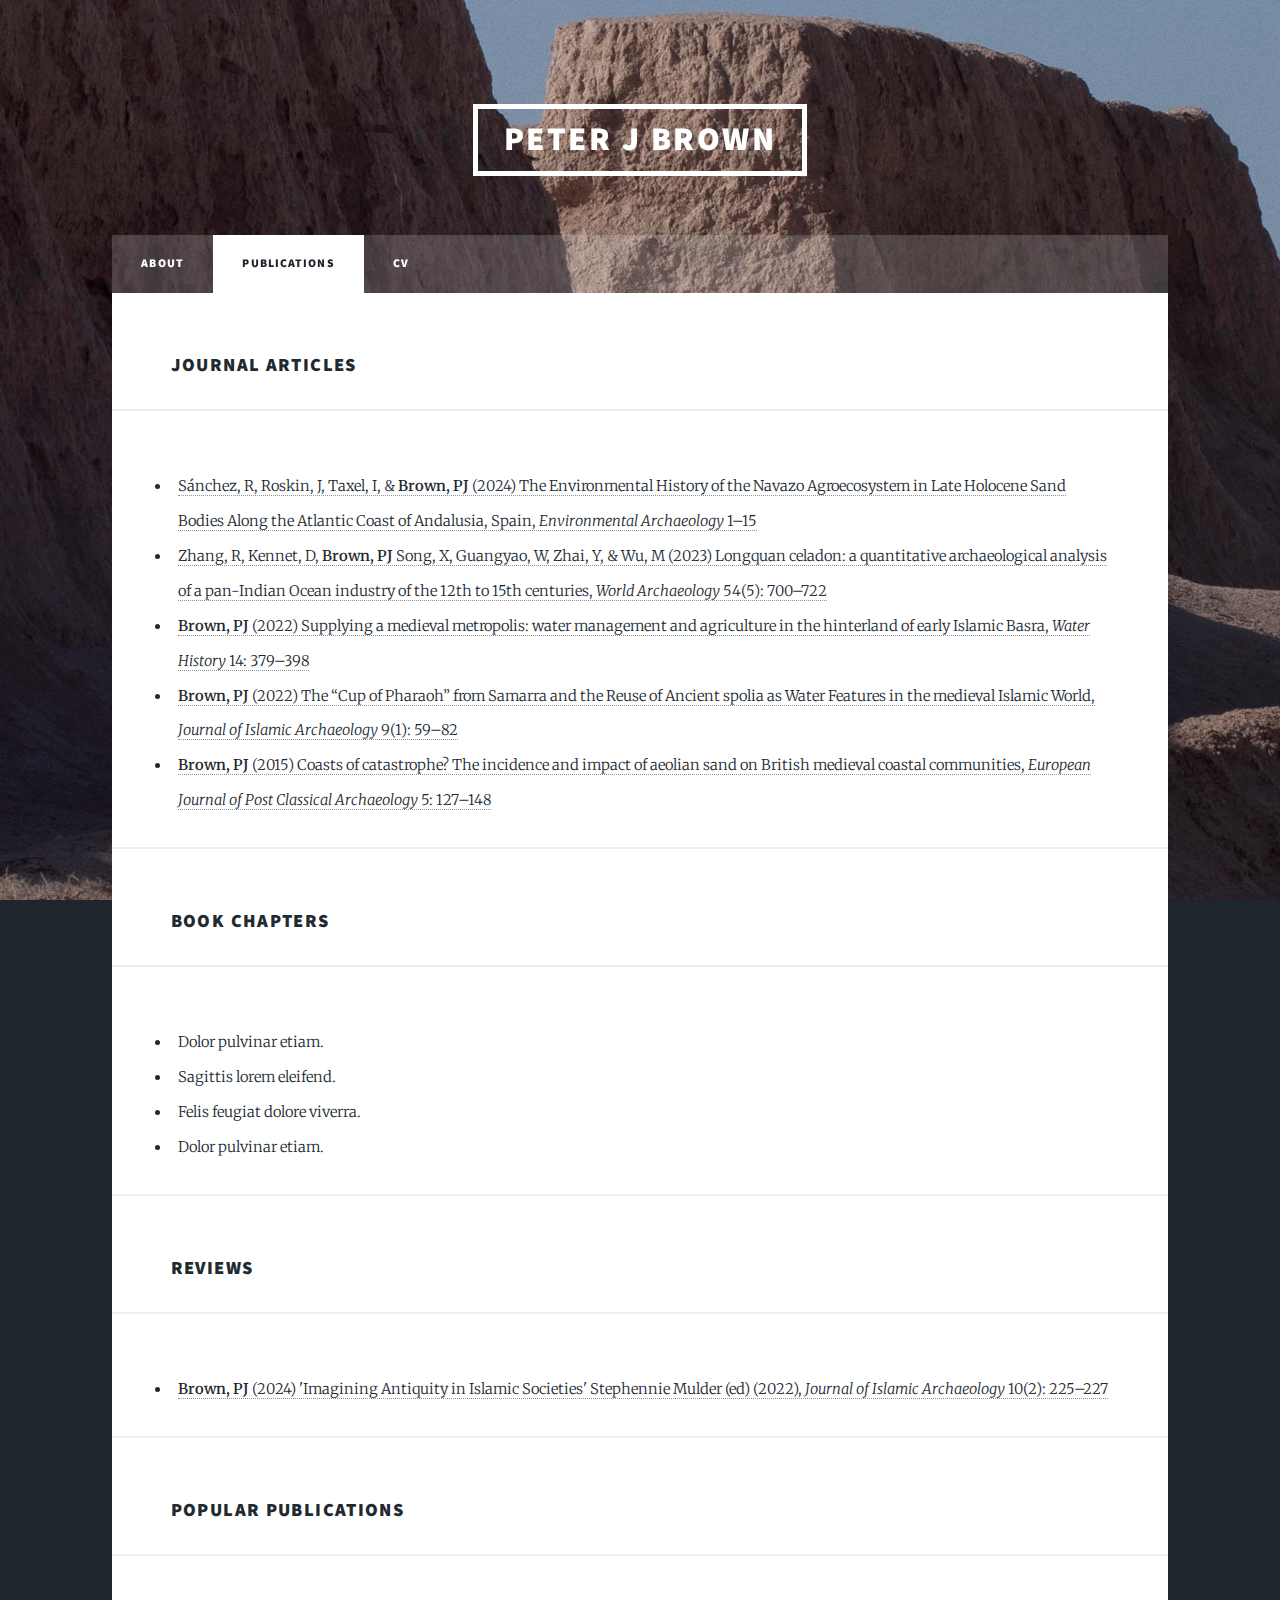
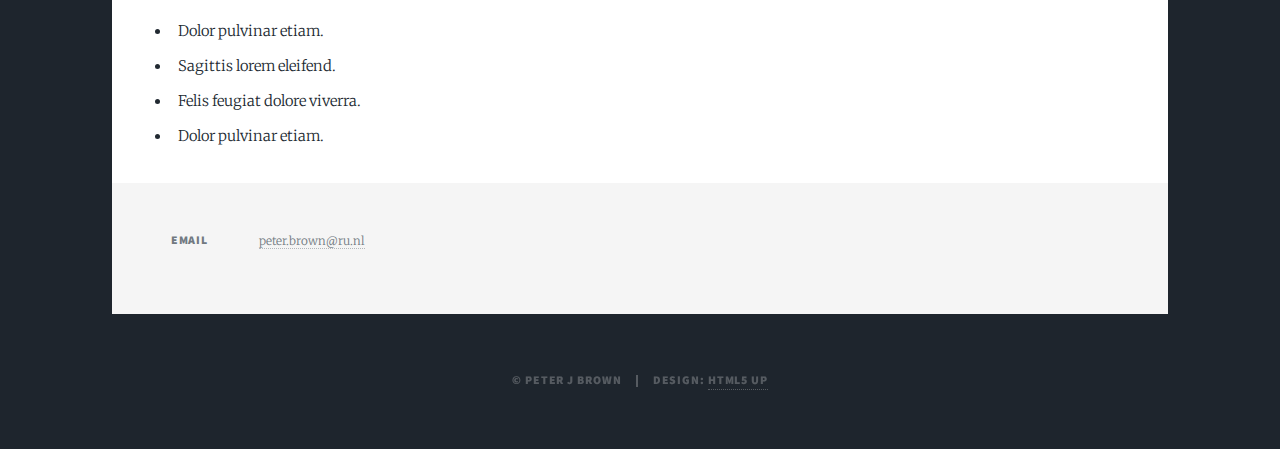
<file: generic.html>
<!DOCTYPE HTML>
<!--
	Massively by HTML5 UP
	html5up.net | @ajlkn
	Free for personal and commercial use under the CCA 3.0 license (html5up.net/license)
-->
<html>
	<head>
		<title>Peter J Brown - Publications</title>
		<meta charset="utf-8" />
		<meta name="viewport" content="width=device-width, initial-scale=1, user-scalable=no" />
		<link rel="stylesheet" href="assets/css/main.css" />
		<noscript><link rel="stylesheet" href="assets/css/noscript.css" /></noscript>
	</head>
	<body class="is-preload">

		<!-- Wrapper -->
			<div id="wrapper">

				<!-- Header -->
					<header id="header">
						<a href="index.html" class="logo">Peter J Brown</a>
					</header>

				<!-- Nav -->
					<nav id="nav">
						<ul class="links">
							<li><a href="index.html">About</a></li>
							<li class="active"><a href="generic.html">Publications</a></li>
							<li><a href="elements.html">CV</a></li>
						</ul>
					</nav>

				<!-- Main -->
					<div id="main">

						<!-- Post -->
							<h3>Journal Articles</h3><ul>
							<li><a href="https://doi.org/10.1080/14614103.2024.2372896">Sánchez, R, Roskin, J, Taxel, I, & <b>Brown, PJ</b> (2024) The Environmental History of the Navazo Agroecosystem in Late Holocene Sand Bodies Along the Atlantic Coast of Andalusia, Spain, <i>Environmental Archaeology</i> 1–15</a></li>
				
							<li><a href="https://doi.org/10.1080/00438243.2023.2216183">Zhang, R, Kennet, D, <b>Brown, PJ</b> Song, X, Guangyao, W, Zhai, Y, & Wu, M (2023) Longquan celadon: a quantitative archaeological analysis of a pan-Indian Ocean industry of the 12th to 15th centuries, <i>World Archaeology</i> 54(5): 700–722</a></li>
				

							<li><a href="https://doi.org/10.1007/s12685-022-00313-y"><b>Brown, PJ</b> (2022) Supplying a medieval metropolis: water management and agriculture in the hinterland of early Islamic Basra, <i>Water History</i> 14: 379–398</a></li>
				

							<li><a href="https://doi.org/10.1558/jia.23645"><b>Brown, PJ</b> (2022) The “Cup of Pharaoh” from Samarra and the Reuse of Ancient spolia as Water Features in the medieval Islamic World, <i>Journal of Islamic Archaeology</i> 9(1): 59–82</a></li>
				

							<li><a href="http://www.postclassical.it/PCA_Vol.5_files/Brown_PCA5_print.pdf"><b>Brown, PJ</b> (2015) Coasts of catastrophe? The incidence and impact of aeolian sand on British medieval coastal communities, <i>European Journal of Post Classical Archaeology</i> 5: 127–148</a></li>
				

							</ul><h3>Book Chapters</h3>
								<ul>
												<li>Dolor pulvinar etiam.</li>
												<li>Sagittis lorem eleifend.</li>
												<li>Felis feugiat dolore viverra.</li>
												<li>Dolor pulvinar etiam.</li>
						
						</ul><h3>Reviews</h3><ul>
						<li><a href="https://doi.org/10.1558/jia.28345"><b>Brown, PJ</b> (2024) 'Imagining Antiquity in Islamic Societies' Stephennie Mulder (ed) (2022), <i>Journal of Islamic Archaeology</i> 10(2): 225–227</a></li>
				
						</ul><h3>Popular Publications</h3><ul>
												<li>Dolor pulvinar etiam.</li>
												<li>Sagittis lorem eleifend.</li>
												<li>Felis feugiat dolore viverra.</li>
												<li>Dolor pulvinar etiam.</li>
</ul>
					</div>

				<!-- Footer -->
					<footer id="footer">
						<section class="split contact">
							<section>
								<h3>Email</h3>
								<p><a href="#">peter.brown@ru.nl</a></p>
							</section>
						</section>
					</footer>

				<!-- Copyright -->
					<div id="copyright">
						<ul><li>&copy; Peter J Brown</li><li>Design: <a href="https://html5up.net">HTML5 UP</a></li></ul>
					</div>

			</div>

		<!-- Scripts -->
			<script src="assets/js/jquery.min.js"></script>
			<script src="assets/js/jquery.scrollex.min.js"></script>
			<script src="assets/js/jquery.scrolly.min.js"></script>
			<script src="assets/js/browser.min.js"></script>
			<script src="assets/js/breakpoints.min.js"></script>
			<script src="assets/js/util.js"></script>
			<script src="assets/js/main.js"></script>

	</body>
</html>
</file>
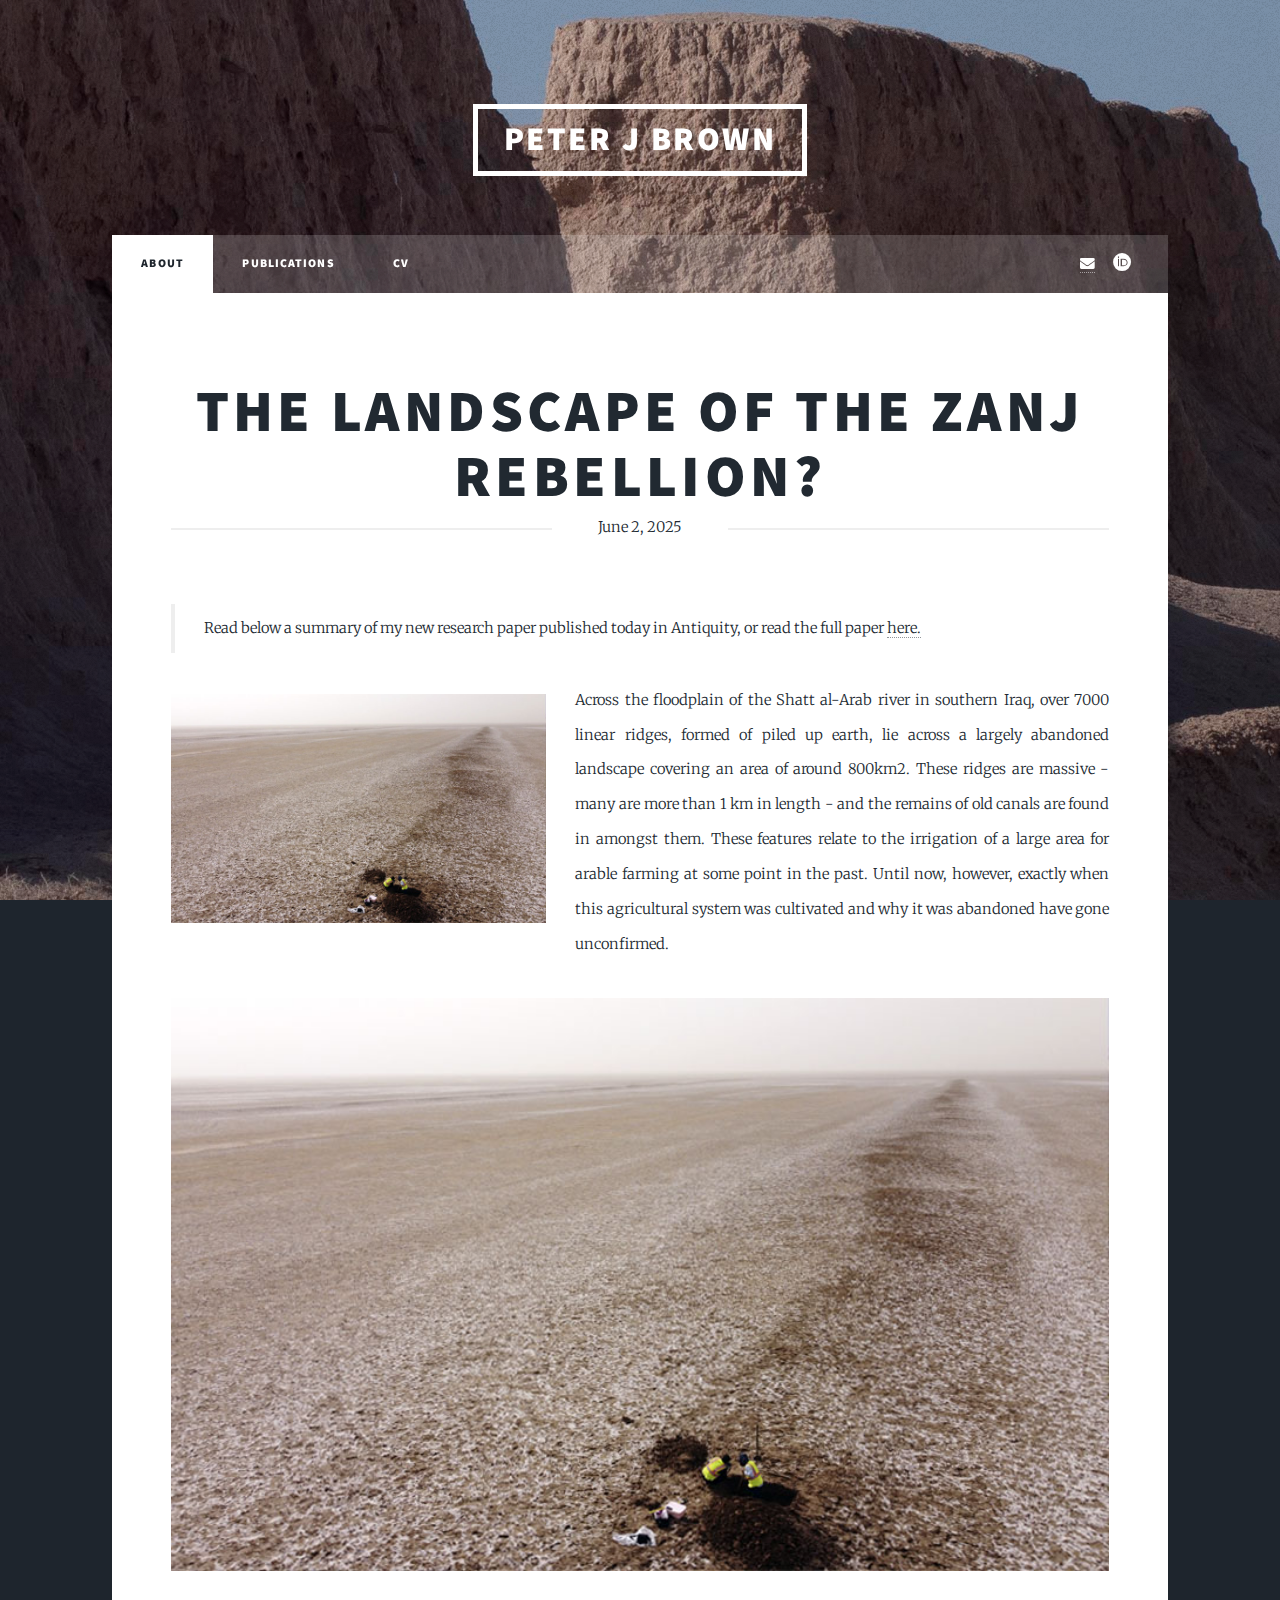
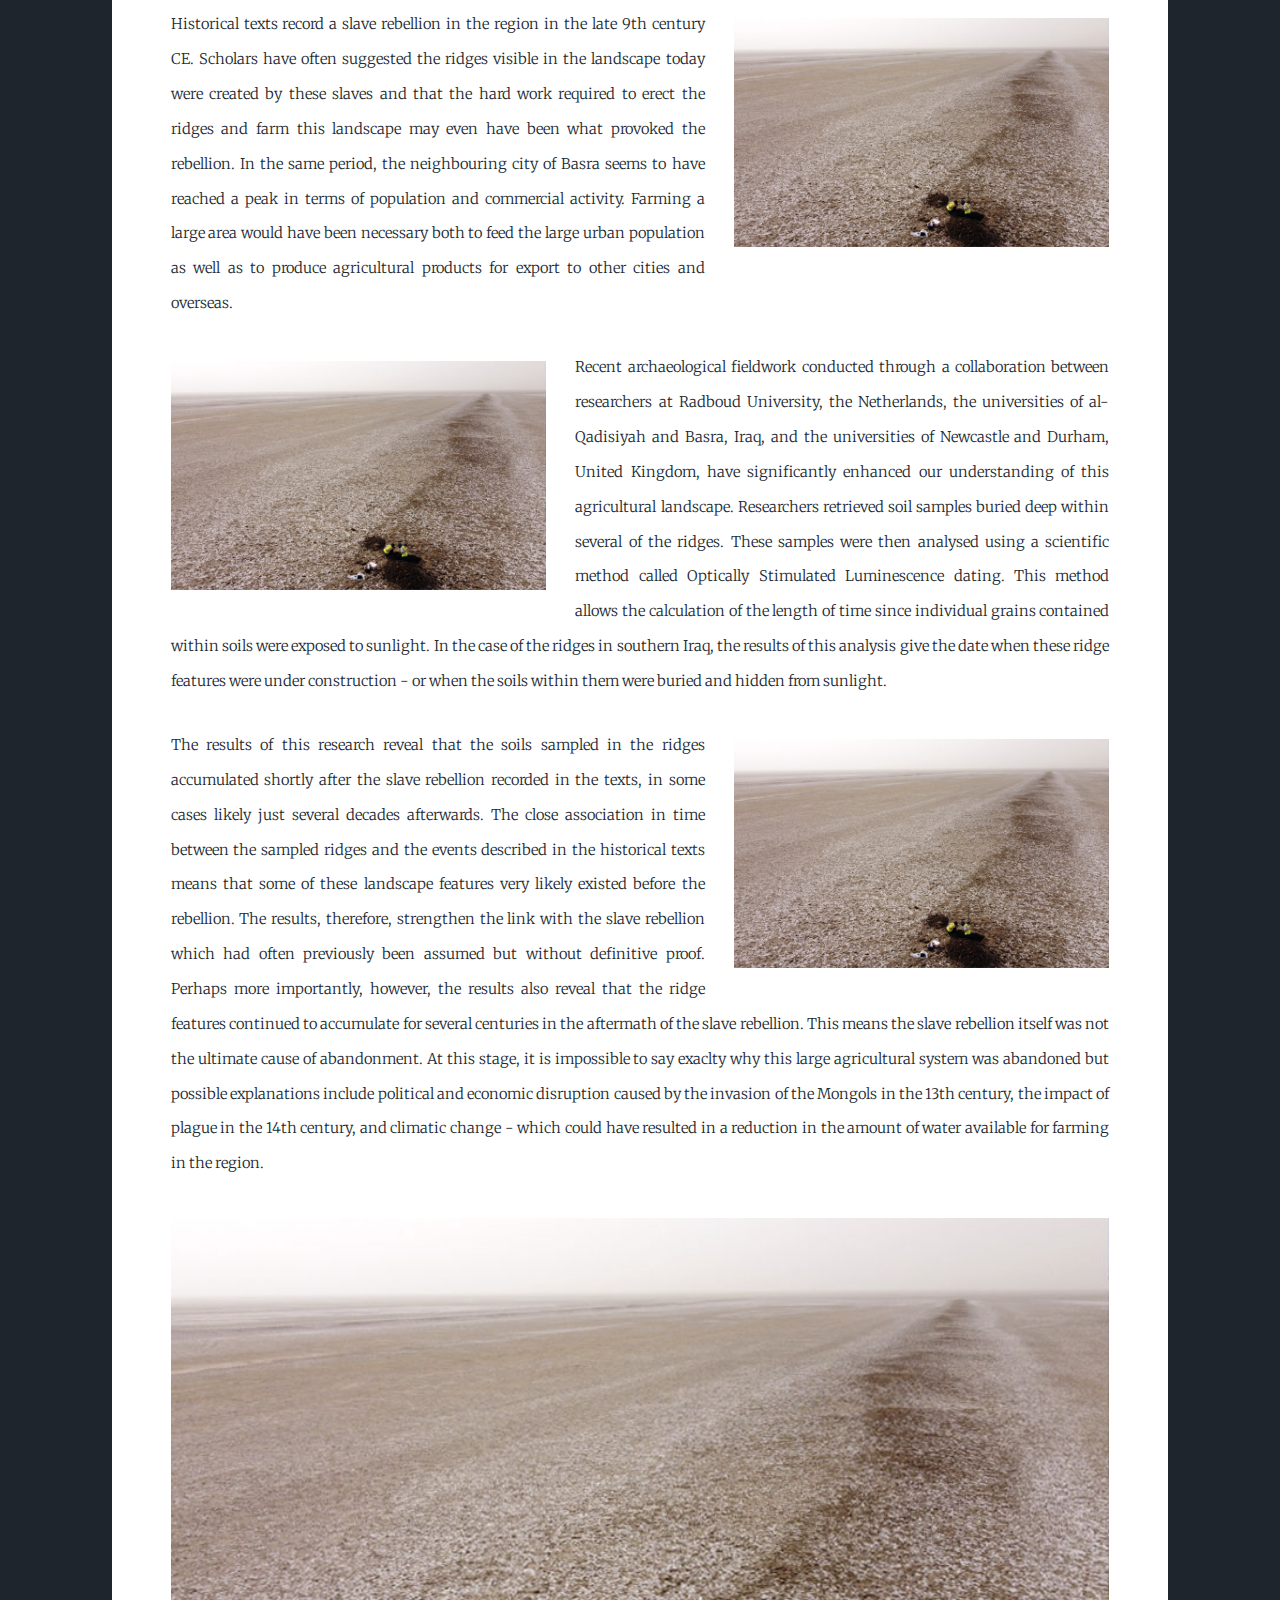
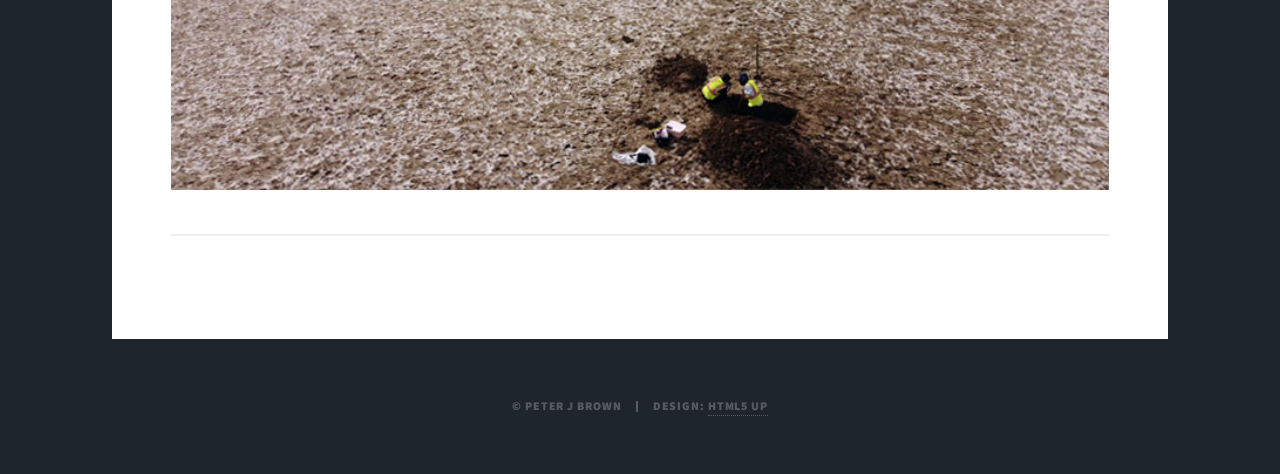
<file: iraq.html>
<!DOCTYPE HTML>
<!--
	Massively by HTML5 UP
	html5up.net | @ajlkn
	Free for personal and commercial use under the CCA 3.0 license (html5up.net/license)
-->
<html>
<head>
		<title>Irrigation and Agriculture in Southern Iraq</title>
		<meta charset="utf-8" />
		<meta name="viewport" content="width=device-width, initial-scale=1, user-scalable=no" />
		<link rel="stylesheet" href="assets/css/main.css" />
		<noscript><link rel="stylesheet" href="assets/css/noscript.css" /></noscript>
	</head>
	<body class="is-preload">

		<!-- Wrapper -->
			<div id="wrapper">

				<!-- Header -->
					<header id="header">
						<a href="index.html" class="logo">Peter J Brown</a>
					</header>

				<!-- Nav -->
					<nav id="nav">
						<ul class="links">
							<li class="active"><a href="index.html">About</a></li>
							<li><a href="publications.html">Publications</a></li>
							<li><a href="cv.html">CV</a></li>
						</ul>
					<ul class="icons">
							<li><a href="mailto:peter.brown@durham.ac.uk" class="fa solid fa-envelope"><span class="label"></span></a></li>
							<li><a href="https://orcid.org/0000-0003-3916-1197" class="icon brands fa-orcid"><span class="label">O</span></a></li>
							</ul>
					</nav>

				<!-- Main -->
					<div id="main">

						<!-- Post -->
							<section class="post">
								<header class="major">
									<h2>The landscape of the Zanj rebellion?</h2>
									<span class="date">June 2, 2025</span>
								</header>
								<blockquote>Read below a summary of my new research paper published today in Antiquity, or read the full paper <a href="publications.html">here.</a></blockquote>

									

									<p><span class="image left"><img src="images/iraq.jpg" alt="" /></span>Across the floodplain of the Shatt al-Arab river in southern Iraq, over 7000 linear ridges, formed of piled up earth, lie across a largely abandoned landscape covering an area of around 800km2. These ridges are massive - many are more than 1 km in length - and the remains of old canals are found in amongst them. These features relate to the irrigation of a large area for arable farming at some point in the past. Until now, however, exactly when this agricultural system was cultivated and why it was abandoned have gone unconfirmed.</p>
									<span class="image fit"><img src="images/iraq.jpg" alt="" /></span>
								<p><span class="image right"><img src="images/iraq.jpg" alt="" /></span>Historical texts record a slave rebellion in the region in the late 9th century CE. Scholars have often suggested the ridges visible in the landscape today were created by these slaves and that the hard work required to erect the ridges and farm this landscape may even have been what provoked the rebellion. In the same period, the neighbouring city of Basra seems to have reached a peak in terms of population and commercial activity. Farming a large area would have been necessary both to feed the large urban population as well as to produce agricultural products for export to other cities and overseas.</p>
<p><span class="image left"><img src="images/iraq.jpg" alt="" /></span>Recent archaeological fieldwork conducted through a collaboration between researchers at Radboud University, the Netherlands, the universities of al-Qadisiyah and Basra, Iraq, and the universities of Newcastle and Durham, United Kingdom, have significantly enhanced our understanding of this agricultural landscape. Researchers retrieved soil samples buried deep within several of the ridges. These samples were then analysed using a scientific method called Optically Stimulated Luminescence dating. This method allows the calculation of the length of time since individual grains contained within soils were exposed to sunlight. In the case of the ridges in southern Iraq, the results of this analysis give the date when these ridge features were under construction - or when the soils within them were buried and hidden from sunlight.</p>
									<p><span class="image right"><img src="images/iraq.jpg" alt="" /></span>The results of this research reveal that the soils sampled in the ridges accumulated shortly after the slave rebellion recorded in the texts, in some cases likely just several decades afterwards. The close association in time between the sampled ridges and the events described in the historical texts means that some of these landscape features very likely existed before the rebellion. The results, therefore, strengthen the link with the slave rebellion which had often previously been assumed but without definitive proof. Perhaps more importantly, however, the results also reveal that the ridge features continued to accumulate for several centuries in the aftermath of the slave rebellion. This means the slave rebellion itself was not the ultimate cause of abandonment. At this stage, it is impossible to say exaclty why this large agricultural system was abandoned but possible explanations include political and economic disruption caused by the invasion of the Mongols in the 13th century, the impact of plague in the 14th century, and climatic change - which could have resulted in a reduction in the amount of water available for farming in the region.</p>
<span class="image fit"><img src="images/iraq.jpg" alt="" /></span>
									<hr />


							</section>

					</div>

				<!-- Footer -->
					<div id="copyright">
						<ul><li>&copy; Peter J Brown</li><li>Design: <a href="https://html5up.net">HTML5 UP</a></li></ul>
					</div>

			</div>

		<!-- Scripts -->
			<script src="assets/js/jquery.min.js"></script>
			<script src="assets/js/jquery.scrollex.min.js"></script>
			<script src="assets/js/jquery.scrolly.min.js"></script>
			<script src="assets/js/browser.min.js"></script>
			<script src="assets/js/breakpoints.min.js"></script>
			<script src="assets/js/util.js"></script>
			<script src="assets/js/main.js"></script>

	</body>
</html>
</file>
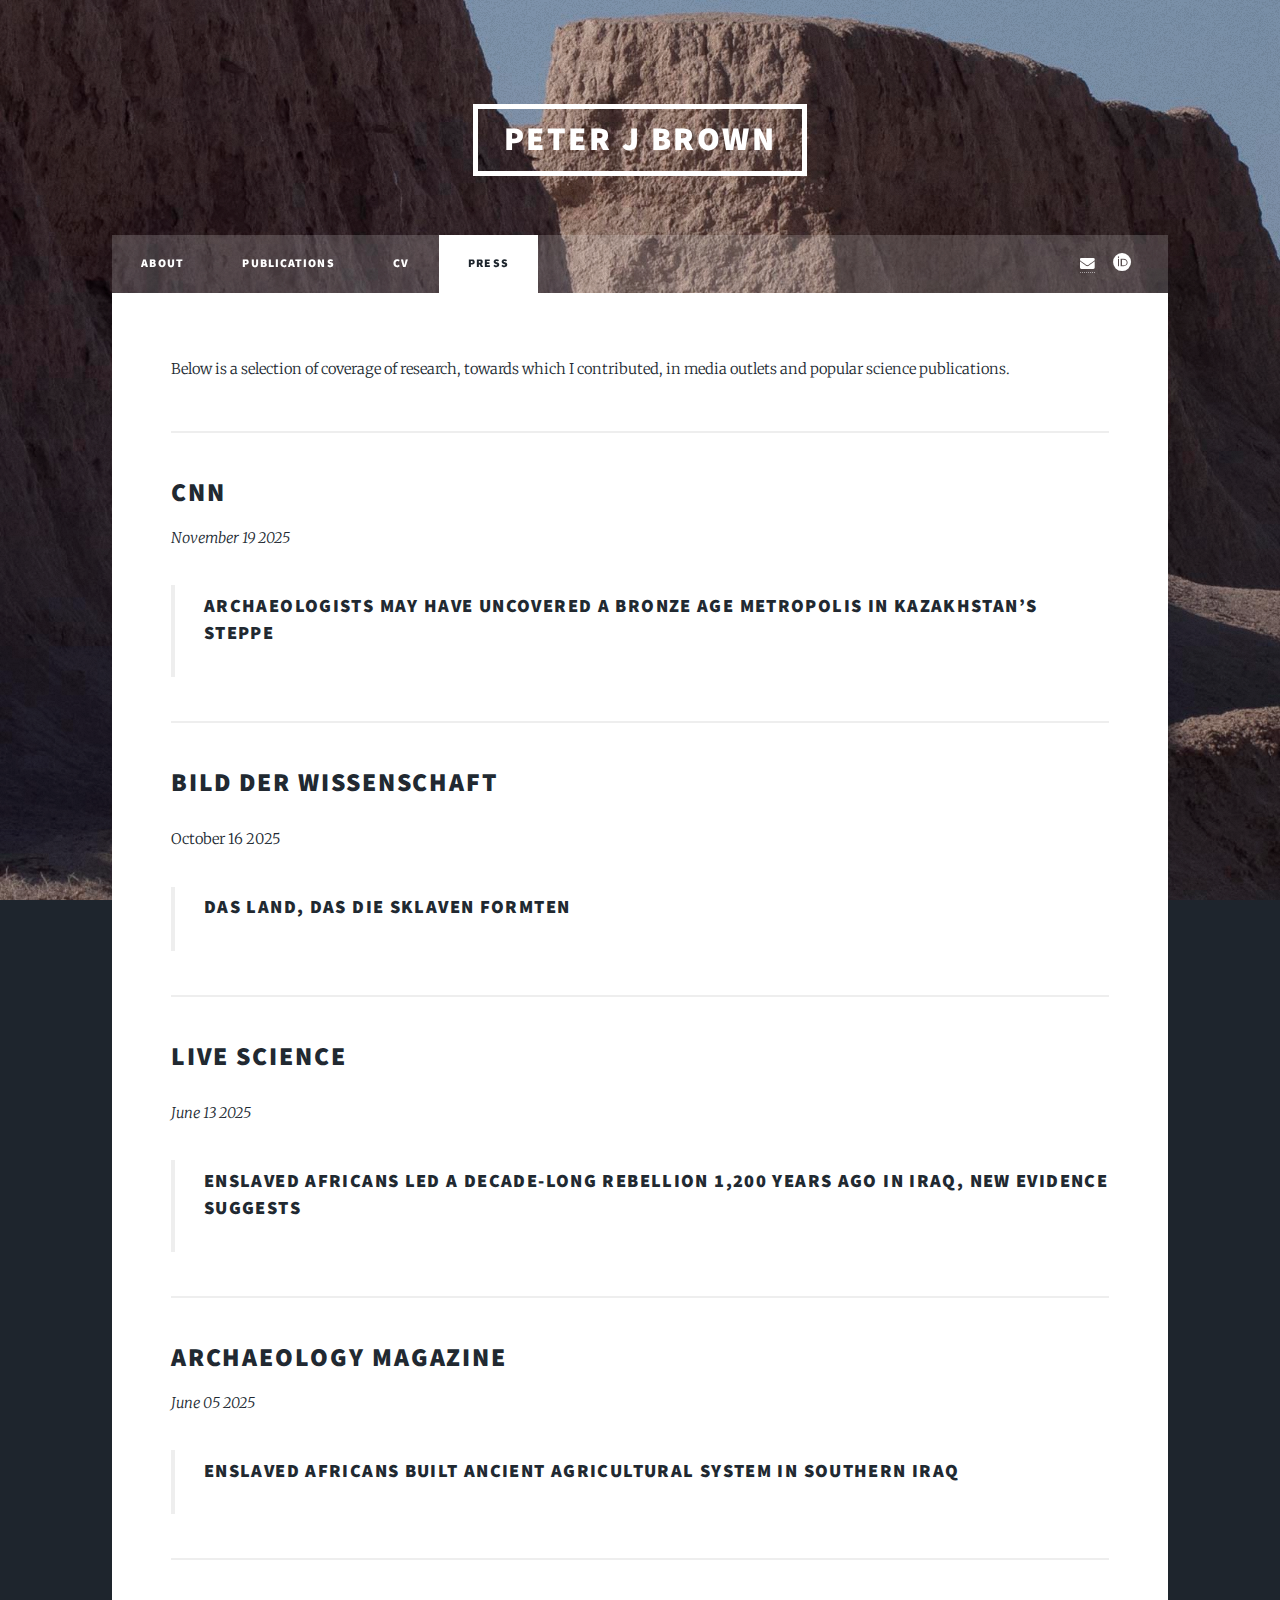
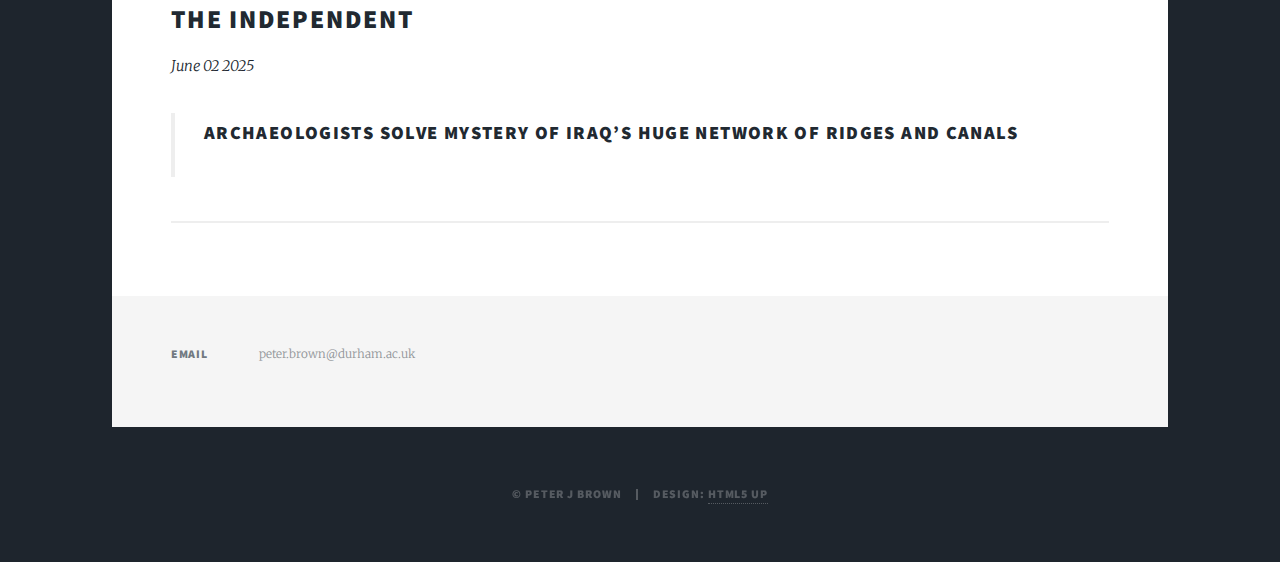
<file: press.html>
<!DOCTYPE HTML>
<!--
	Massively by HTML5 UP
	html5up.net | @ajlkn
	Free for personal and commercial use under the CCA 3.0 license (html5up.net/license)
-->
<html>
	<head>
		<title>Peter J Brown - Press</title>
		<meta charset="utf-8" />
		<meta name="viewport" content="width=device-width, initial-scale=1, user-scalable=no" />
		<link rel="stylesheet" href="assets/css/main.css" />
		<noscript><link rel="stylesheet" href="assets/css/noscript.css" /></noscript>
	</head>
	<body class="is-preload">

		<!-- Wrapper -->
			<div id="wrapper">

				<!-- Header -->
					<header id="header">
						<a href="index.html" class="logo">Peter J Brown</a>
					</header>

				<!-- Nav -->
					<nav id="nav">
						<ul class="links">
							<li><a href="index.html">About</a></li>
							<li><a href="publications.html">Publications</a></li>
							<li><a href="cv.html">CV</a></li>
							<li class="active"><a href="press.html">Press</a></li>
						</ul>
					<ul class="icons">
							<li><a href="mailto:peter.brown@durham.ac.uk" class="fa solid fa-envelope"><span class="label"></span></a></li>
							<li><a href="https://orcid.org/0000-0003-3916-1197" class="icon brands fa-orcid"><span class="label">O</span></a></li>
							</ul>
					</nav>

				<!-- Main -->
				<div id="main">	
				<div class="blockquote">
<p>Below is a selection of coverage of research, towards which I contributed, in media outlets and popular science publications.</p>
									<hr />
								<header>

									<h2>CNN</h2>
										<p>November 19 2025</p>
									</header>
								
				
									<div class="Blockquote">
										<blockquote><a href="https://edition.cnn.com/2025/11/18/science/semiyarka-bronze-age-eurasia-steppe">
										<h3>Archaeologists may have uncovered a Bronze Age metropolis in Kazakhstan’s steppe</h3>
									</a></blockquote>
									</div>

									<hr />
										
									<h2>Bild der Wissenschaft</h2>
										<p>October 16 2025</p>
									</header>
								
				
									<div class="Blockquote">
										<blockquote><a href="https://www.wissenschaft.de/bdwplus/das-land-das-die-sklaven-formten">
										<h3>Das Land, das die Sklaven formten</h3>
									</a></blockquote>
									</div>

									<hr />
									
									<h2>Live Science</h2>
										<p><em>June 13 2025</em></p>
									</header>
								
				
									<div class="Blockquote">
										<blockquote><a href="https://www.livescience.com/archaeology/enslaved-africans-led-a-decade-long-rebellion-1-200-years-ago-in-iraq-new-evidence-suggests">
										<h3>Enslaved Africans led a decade-long rebellion 1,200 years ago in Iraq, new evidence suggests</h3>
									</a></blockquote>
									</div>

									<hr />

																<header>
										<h2>Archaeology Magazine</h2>
										<p>June 05 2025</p>
									</header>
								
				
									<div class="Blockquote">
										<blockquote><a href="https://archaeology.org/news/2025/06/05/enslaved-africans-built-ancient-agricultural-system-in-southern-iraq/">
										<h3>Enslaved Africans Built Ancient Agricultural System in Southern Iraq</h3>
									</a></blockquote>
									</div>

									<hr />
					<header>					
					<h2>The Independent</h2>
										<p>June 02 2025</p>
									</header>
								
				
									<div class="Blockquote">
										<blockquote><a href="https://www.independent.co.uk/news/science/archaeology/archaeology-basra-iraq-zanj-history-b2762052.html">
										<h3>Archaeologists solve mystery of Iraq’s huge network of ridges and canals</h3>
									</a></blockquote>
									</div>

									<hr />
								

								

							</section>
</div>
					</div>

								<!-- Footer -->
					<footer id="footer">
						<section class="split contact">
							<section>
								<h3>Email</h3>
								<p>peter.brown@durham.ac.uk</p>
							</section>
						</section>
					</footer>

				<!-- Copyright -->
					<div id="copyright">
						<ul><li>&copy; Peter J Brown</li><li>Design: <a href="https://html5up.net">HTML5 UP</a></li></ul>
					</div>

			</div>

		<!-- Scripts -->
			<script src="assets/js/jquery.min.js"></script>
			<script src="assets/js/jquery.scrollex.min.js"></script>
			<script src="assets/js/jquery.scrolly.min.js"></script>
			<script src="assets/js/browser.min.js"></script>
			<script src="assets/js/breakpoints.min.js"></script>
			<script src="assets/js/util.js"></script>
			<script src="assets/js/main.js"></script>

	</body>
</html>
</file>
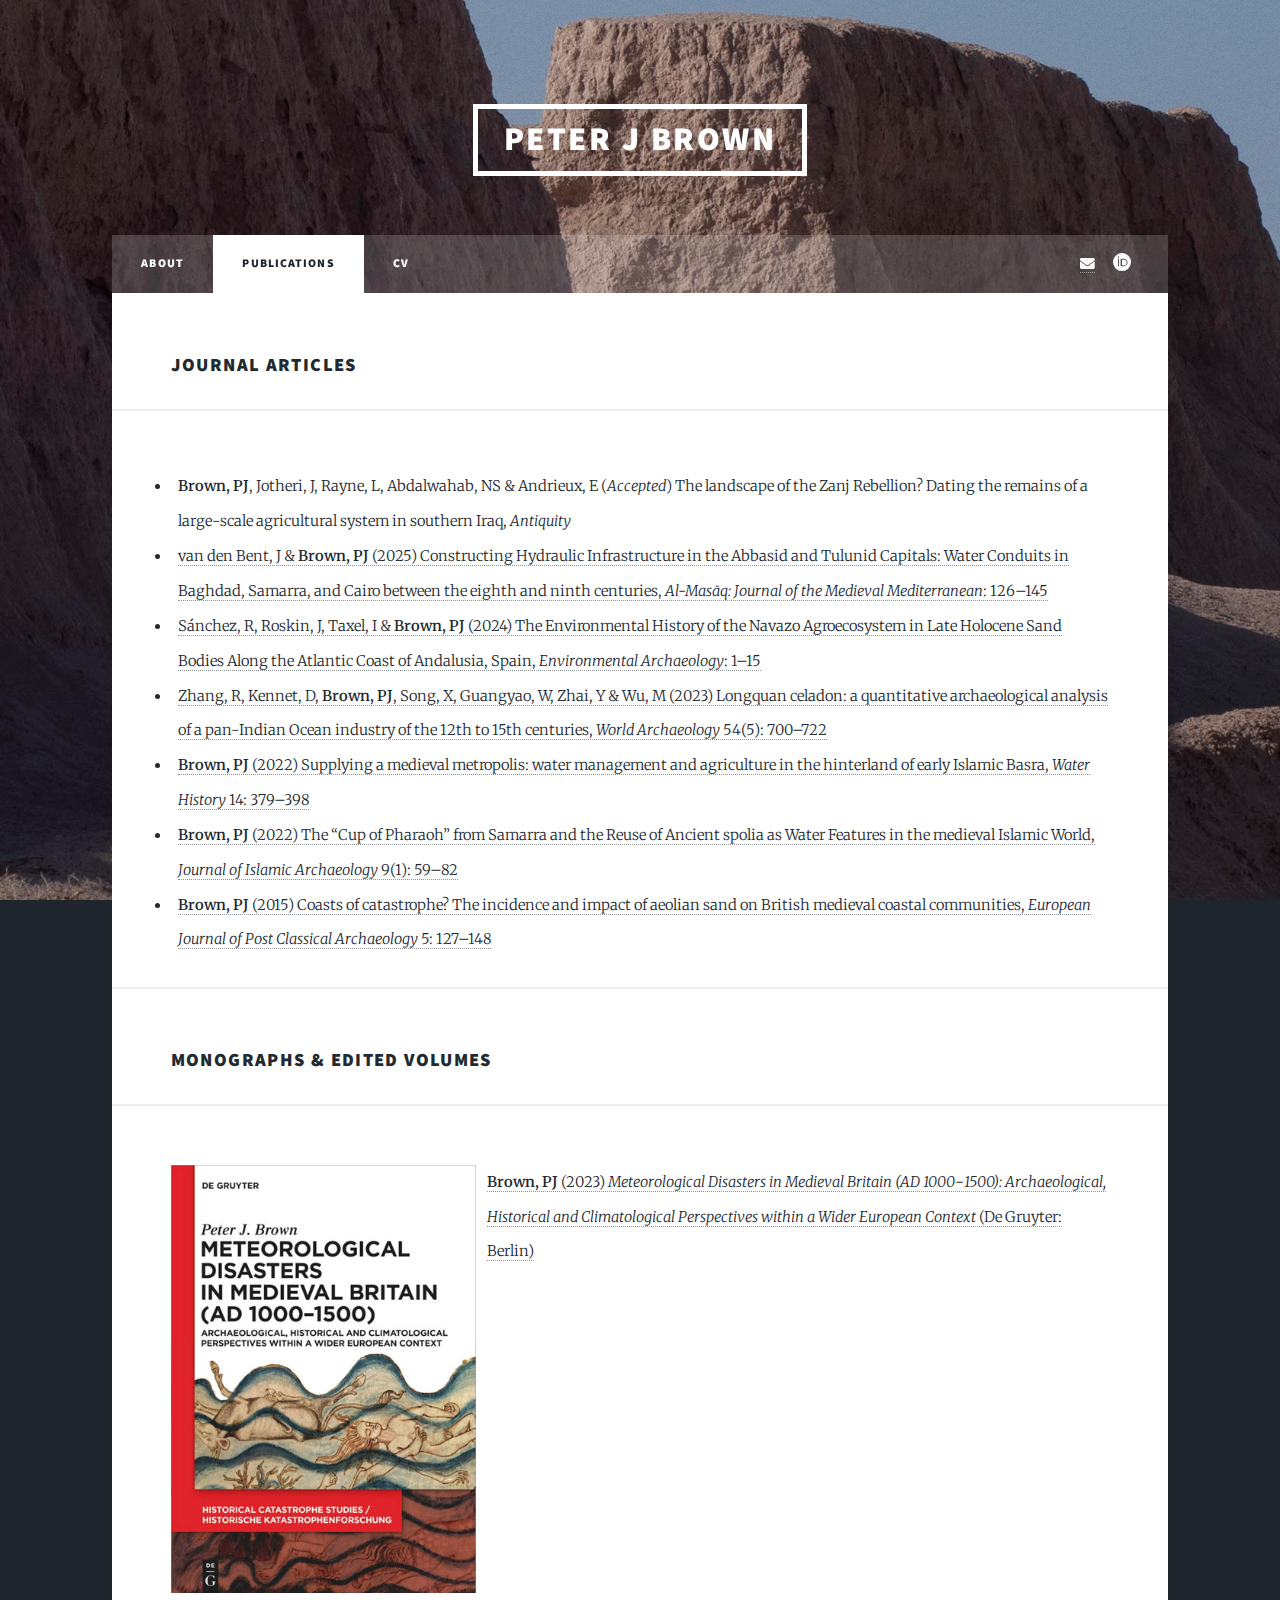
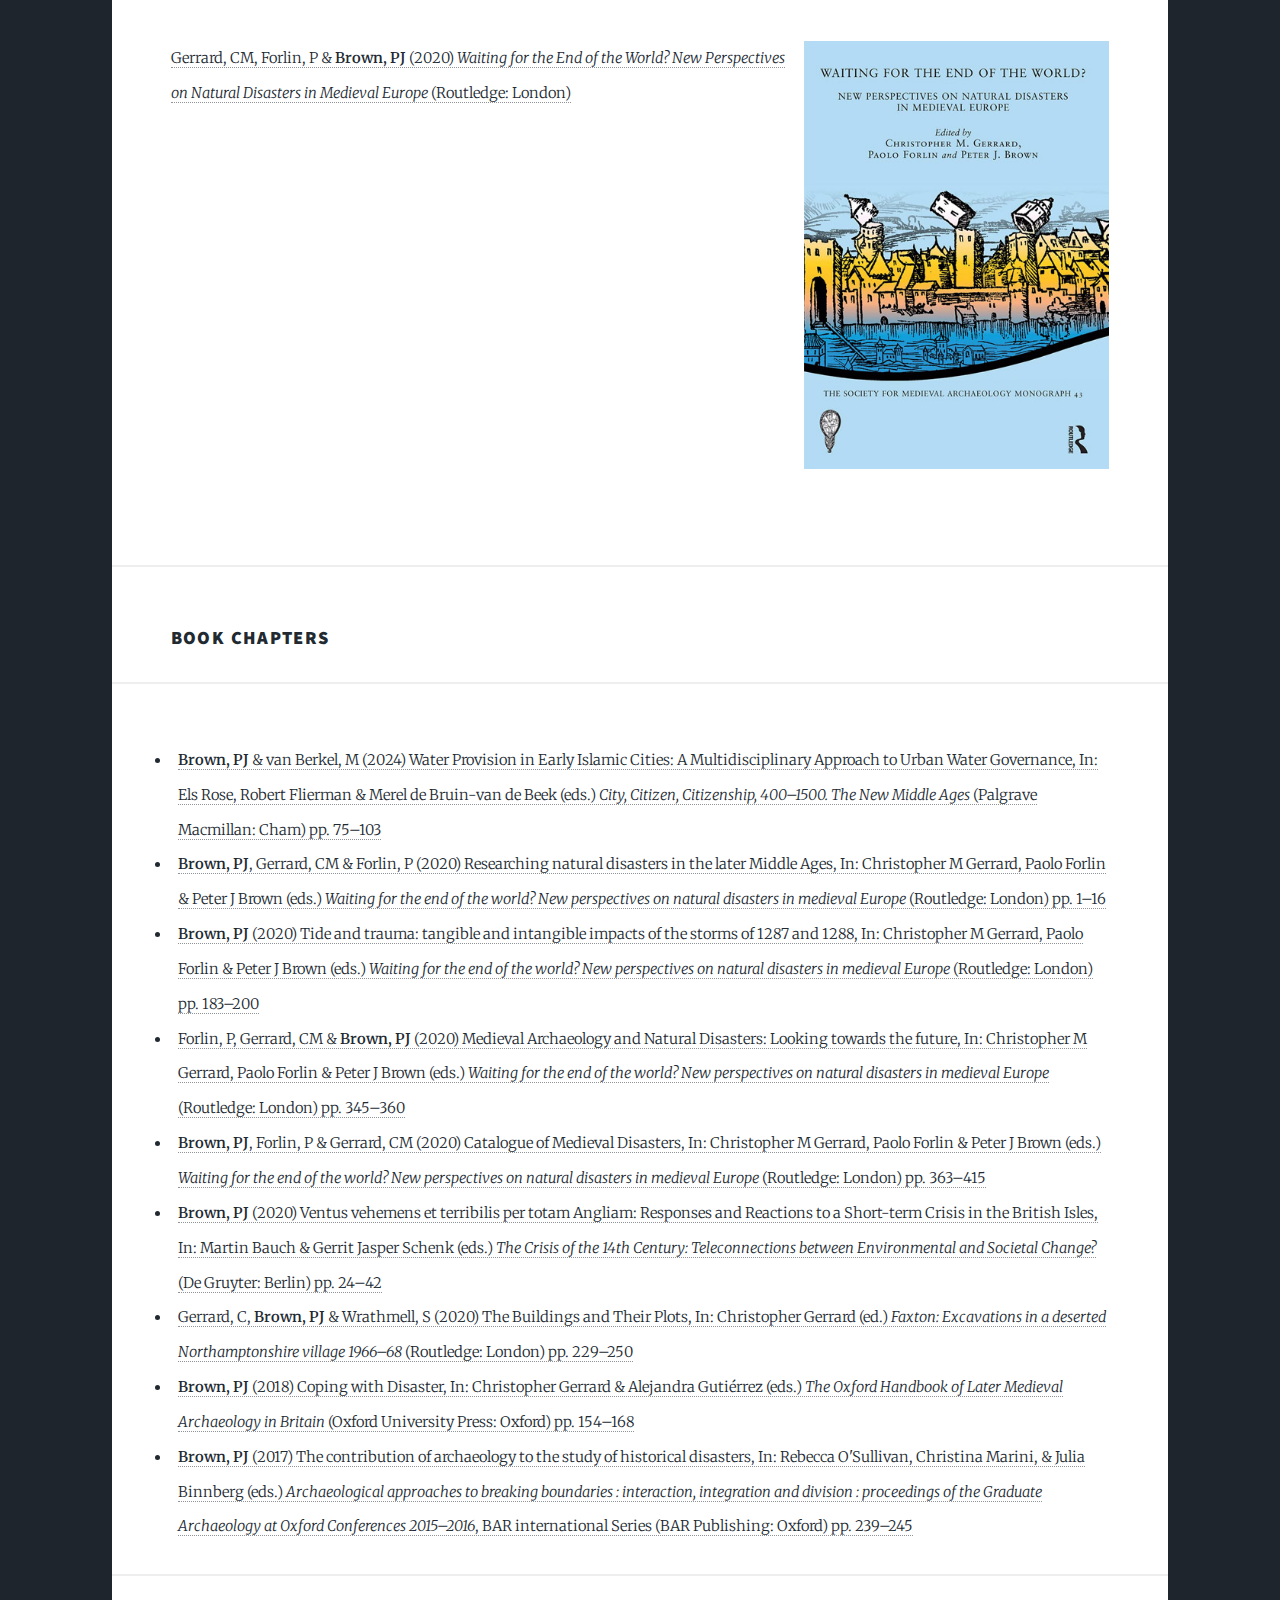
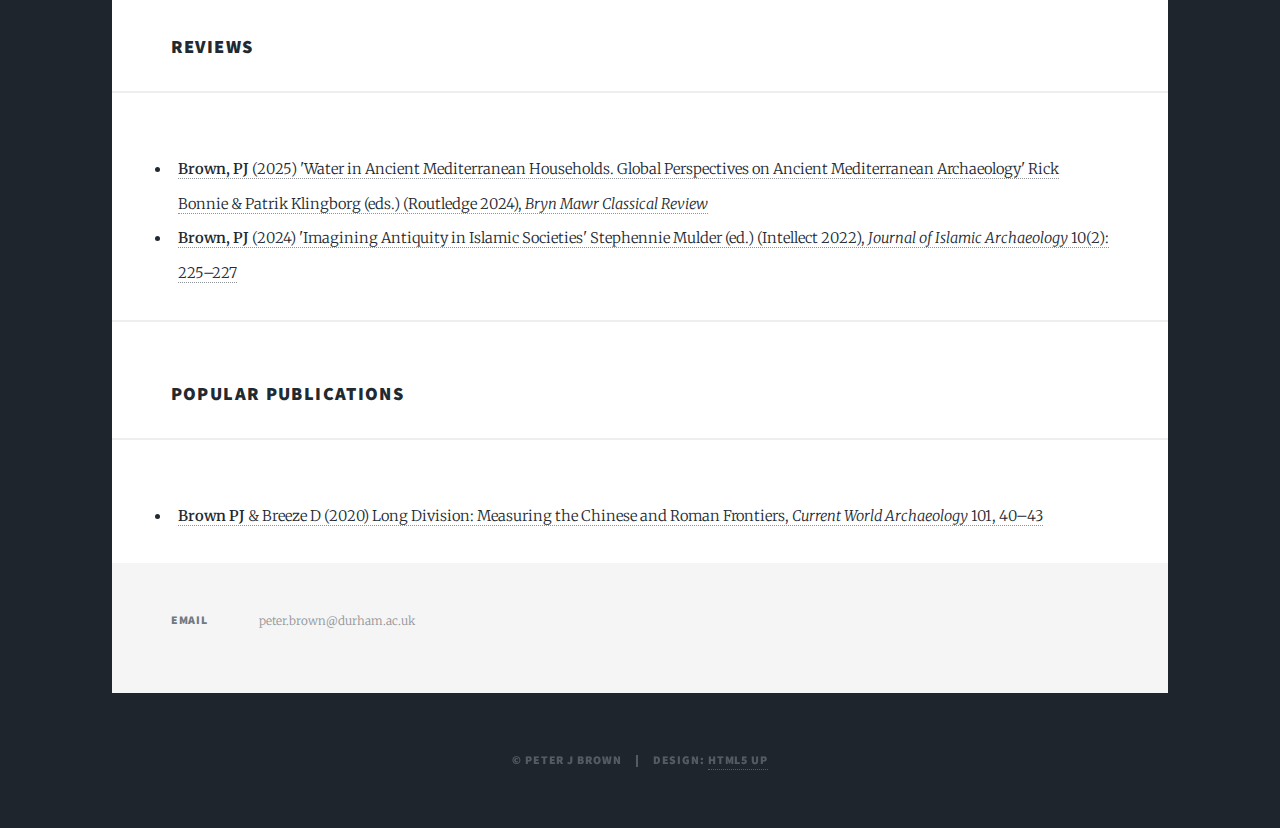
<file: publications.html>
<!DOCTYPE HTML>
<!--
	Massively by HTML5 UP
	html5up.net | @ajlkn
	Free for personal and commercial use under the CCA 3.0 license (html5up.net/license)
-->
<html>
	<head>
		<title>Peter J Brown - Publications</title>
		<meta charset="utf-8" />
		<meta name="viewport" content="width=device-width, initial-scale=1, user-scalable=no" />
		<link rel="stylesheet" href="assets/css/main.css" />
		<noscript><link rel="stylesheet" href="assets/css/noscript.css" /></noscript>
	</head>
	<body class="is-preload">

		<!-- Wrapper -->
			<div id="wrapper">

				<!-- Header -->
					<header id="header">
						<a href="index.html" class="logo">Peter J Brown</a>
					</header>

				<!-- Nav -->
					<nav id="nav">
						<ul class="links">
							<li><a href="index.html">About</a></li>
							<li class="active"><a href="publications.html">Publications</a></li>
							<li><a href="cv.html">CV</a></li>
						</ul>
						<ul class="icons">
							<li><a href="mailto:peter.brown@durham.ac.uk" class="fa regular fa-envelope"><span class="label"></span></a></li>
							<li><a href="https://orcid.org/0000-0003-3916-1197" class="icon brands fa-orcid"><span class="label">O</span></a></li>
							</ul>
					</nav>

				<!-- Main -->
					<div id="main">

						<!-- Post -->
							<h3>Journal Articles</h3><ul>
							<li><b>Brown, PJ</b>, Jotheri, J, Rayne, L, Abdalwahab, NS & Andrieux, E (<i>Accepted</i>) The landscape of the Zanj Rebellion? Dating the remains of a large-scale agricultural system in southern Iraq, <i>Antiquity</i></li>
								
							<li><a href="https://doi.org/10.1080/09503110.2024.2435086">van den Bent, J & <b>Brown, PJ</b> (2025) Constructing Hydraulic Infrastructure in the Abbasid and Tulunid Capitals: Water Conduits in Baghdad, Samarra, and Cairo between the eighth and ninth centuries, <i>Al-Masāq: Journal of the Medieval Mediterranean</i>: 126–145</li>
					
							<li><a href="https://doi.org/10.1080/14614103.2024.2372896">Sánchez, R, Roskin, J, Taxel, I & <b>Brown, PJ</b> (2024) The Environmental History of the Navazo Agroecosystem in Late Holocene Sand Bodies Along the Atlantic Coast of Andalusia, Spain, <i>Environmental Archaeology</i>: 1–15</a></li>
				
							<li><a href="https://doi.org/10.1080/00438243.2023.2216183">Zhang, R, Kennet, D, <b>Brown, PJ</b>, Song, X, Guangyao, W, Zhai, Y & Wu, M (2023) Longquan celadon: a quantitative archaeological analysis of a pan-Indian Ocean industry of the 12th to 15th centuries, <i>World Archaeology</i> 54(5): 700–722</a></li>
				

							<li><a href="https://doi.org/10.1007/s12685-022-00313-y"><b>Brown, PJ</b> (2022) Supplying a medieval metropolis: water management and agriculture in the hinterland of early Islamic Basra, <i>Water History</i> 14: 379–398</a></li>
				

							<li><a href="https://doi.org/10.1558/jia.23645"><b>Brown, PJ</b> (2022) The “Cup of Pharaoh” from Samarra and the Reuse of Ancient spolia as Water Features in the medieval Islamic World, <i>Journal of Islamic Archaeology</i> 9(1): 59–82</a></li>
				

							<li><a href="http://www.postclassical.it/PCA_Vol.5_files/Brown_PCA5_print.pdf"><b>Brown, PJ</b> (2015) Coasts of catastrophe? The incidence and impact of aeolian sand on British medieval coastal communities, <i>European Journal of Post Classical Archaeology</i> 5: 127–148</a></li>
				
</ul><h3>Monographs & Edited Volumes</h3><ul><div class="box alt"><div class="row gtr-50 gtr-uniform">
									<div class="col-4"><p><span class="image fit"><a href="https://doi.org/10.1515/9783110719628"><img src="images/meteorological-disasters2.jpg" alt="" /></span></p></div><div class="col-8"><b>Brown, PJ</b> (2023) <i>Meteorological Disasters in Medieval Britain (AD 1000‒1500): Archaeological, Historical and Climatological Perspectives within a Wider European Context</i> (De Gruyter: Berlin)</a></p></div>

<div class="col-8"><a href="https://doi.org/10.4324/9781003023449">Gerrard, CM, Forlin, P & <b>Brown, PJ</b> (2020) <i>Waiting for the End of the World? New Perspectives on Natural Disasters in Medieval Europe</i> (Routledge: London)</p></div><div class="col-4"><p><span class="image fit"><img src="images/endoftheworld.jpg" alt="" /></a></span></div>
</div></div>

</ul>
								
								
									
							<h3>Book Chapters</h3>
								<ul>
<li><a href="https://doi.org/10.1007/978-3-031-48561-9_3"><b>Brown, PJ</b> & van Berkel, M (2024) Water Provision in Early Islamic Cities: A Multidisciplinary Approach to Urban Water Governance, In: Els Rose, Robert Flierman & Merel de Bruin-van de Beek (eds.) <i>City, Citizen, Citizenship, 400–1500. The New Middle Ages</i> (Palgrave Macmillan: Cham) pp. 75–103</a></li>
<li><a href="https://doi.org/10.4324/9781003023449-1"><b>Brown, PJ</b>, Gerrard, CM & Forlin, P (2020) Researching natural disasters in the later Middle Ages, In: Christopher M Gerrard, Paolo Forlin & Peter J Brown (eds.) <i>Waiting for the end of the world? New perspectives on natural disasters in medieval Europe</i> (Routledge: London) pp. 1–16</a></li>			
<li><a href="https://doi.org/10.4324/9781003023449-12"><b>Brown, PJ</b> (2020) Tide and trauma: tangible and intangible impacts of the storms of 1287 and 1288, In: Christopher M Gerrard, Paolo Forlin & Peter J Brown (eds.) <i>Waiting for the end of the world? New perspectives on natural disasters in medieval Europe</i> (Routledge: London) pp. 183–200</a></li>			
<li><a href="https://doi.org/10.4324/9781003023449-22">Forlin, P, Gerrard, CM & <b>Brown, PJ</b> (2020) Medieval Archaeology and Natural Disasters: Looking towards the future, In: Christopher M Gerrard, Paolo Forlin & Peter J Brown (eds.) <i>Waiting for the end of the world? New perspectives on natural disasters in medieval Europe</i> (Routledge: London) pp. 345–360</a></li>			
<li><a href="https://doi.org/10.4324/9781003023449-23"><b>Brown, PJ</b>, Forlin, P & Gerrard, CM (2020) Catalogue of Medieval Disasters, In: Christopher M Gerrard, Paolo Forlin & Peter J Brown (eds.) <i>Waiting for the end of the world? New perspectives on natural disasters in medieval Europe</i> (Routledge: London) pp. 363–415</a></li>			

									<li><a href="https://doi.org/10.1515/9783110660784-002"><b>Brown, PJ</b> (2020) Ventus vehemens et terribilis per totam Angliam: Responses and Reactions to a Short-term Crisis in the British Isles, In: Martin Bauch & Gerrit Jasper Schenk (eds.) <i>The Crisis of the 14th Century: Teleconnections between Environmental and Societal Change?</i> (De Gruyter: Berlin) pp. 24–42</a></li>			
<li><a href="https://www.taylorfrancis.com/chapters/edit/10.4324/9781003055150-11/buildings-plots-christopher-gerrard-peter-brown-stuart-wrathmell">Gerrard, C, <b>Brown, PJ</b> & Wrathmell, S (2020) The Buildings and Their Plots, In: Christopher Gerrard (ed.) <i>Faxton: Excavations in a deserted Northamptonshire village 1966–68</i> (Routledge: London) pp. 229–250</a></li>
<li><a href="https://doi.org/10.1093/oxfordhb/9780198744719.013.7"><b>Brown, PJ</b> (2018) Coping with Disaster, In: Christopher Gerrard & Alejandra Gutiérrez (eds.) <i>The Oxford Handbook of Later Medieval Archaeology in Britain</i> (Oxford University Press: Oxford) pp. 154–168</a></li>
<li><a href="https://durham-repository.worktribe.com/output/1637008"><b>Brown, PJ</b> (2017) The contribution of archaeology to the study of historical disasters, In: Rebecca O'Sullivan, Christina Marini, & Julia Binnberg (eds.) <i>Archaeological approaches to breaking boundaries : interaction, integration and division : proceedings of the Graduate Archaeology at Oxford Conferences 2015–2016</i>, BAR international Series (BAR Publishing: Oxford) pp. 239–245</a></li>
						
						</ul><h3>Reviews</h3><ul>
						<li><a href="https://bmcr.brynmawr.edu/2025/2025.02.28/"><b>Brown, PJ</b> (2025) 'Water in Ancient Mediterranean Households. Global Perspectives on Ancient Mediterranean Archaeology' Rick Bonnie & Patrik Klingborg (eds.) (Routledge 2024), <i>Bryn Mawr Classical Review</i></a></li>
						<li><a href="https://doi.org/10.1558/jia.28345"><b>Brown, PJ</b> (2024) 'Imagining Antiquity in Islamic Societies' Stephennie Mulder (ed.) (Intellect 2022), <i>Journal of Islamic Archaeology</i> 10(2): 225–227</a></li>
				
						</ul><h3>Popular Publications</h3><ul>
												<li><a href="https://currentpublishing.com/shop/product/current-world-archaeology-101/"><b>Brown PJ</b> & Breeze D (2020) Long Division: Measuring the Chinese and Roman Frontiers, <i>Current World Archaeology</i> 101, 40–43</a></li>
												</ul>
					</div>

				<!-- Footer -->
					<footer id="footer">
						<section class="split contact">
							<section>
								<h3>Email</h3>
								<p>peter.brown@durham.ac.uk</p>
							</section>
						</section>
					</footer>

				<!-- Copyright -->
					<div id="copyright">
						<ul><li>&copy; Peter J Brown</li><li>Design: <a href="https://html5up.net">HTML5 UP</a></li></ul>
					</div>

			</div>

		<!-- Scripts -->
			<script src="assets/js/jquery.min.js"></script>
			<script src="assets/js/jquery.scrollex.min.js"></script>
			<script src="assets/js/jquery.scrolly.min.js"></script>
			<script src="assets/js/browser.min.js"></script>
			<script src="assets/js/breakpoints.min.js"></script>
			<script src="assets/js/util.js"></script>
			<script src="assets/js/main.js"></script>

	</body>
</html>
</file>
<file: assets/css/main.css>
@import url(fontawesome-all.min.css);
@import url("https://fonts.googleapis.com/css?family=Merriweather:300,700,300italic,700italic|Source+Sans+Pro:900");

/*
	Massively by HTML5 UP
	html5up.net | @ajlkn
	Free for personal and commercial use under the CCA 3.0 license (html5up.net/license)
*/

html, body, div, span, applet, object,
iframe, h1, h2, h3, h4, h5, h6, p, blockquote,
pre, a, abbr, acronym, address, big, cite,
code, del, dfn, em, img, ins, kbd, q, s, samp,
small, strike, strong, sub, sup, tt, var, b,
u, i, center, dl, dt, dd, ol, ul, li, fieldset,
form, label, legend, table, caption, tbody,
tfoot, thead, tr, th, td, article, aside,
canvas, details, embed, figure, figcaption,
footer, header, hgroup, menu, nav, output, ruby,
section, summary, time, mark, audio, video {
	margin: 0;
	padding: 0;
	border: 0;
	font-size: 100%;
	font: inherit;
	vertical-align: baseline;}

article, aside, details, figcaption, figure,
footer, header, hgroup, menu, nav, section {
	display: block;}

body {
	line-height: 1;
}

ol, ul {
	list-style: none;
}

blockquote, q {
	quotes: none;
}

	blockquote:before, blockquote:after, q:before, q:after {
		content: '';
		content: none;
	}

table {
	border-collapse: collapse;
	border-spacing: 0;
}

body {
	-webkit-text-size-adjust: none;
}

mark {
	background-color: transparent;
	color: inherit;
}

input::-moz-focus-inner {
	border: 0;
	padding: 0;
}

input, select, textarea {
	-moz-appearance: none;
	-webkit-appearance: none;
	-ms-appearance: none;
	appearance: none;
}

/* Basic */

	@-ms-viewport {
		width: device-width;
	}

	body {
		-ms-overflow-style: scrollbar;
	}

	@media screen and (max-width: 480px) {

		html, body {
			min-width: 320px;
		}

	}

	html {
		box-sizing: border-box;
	}

	*, *:before, *:after {
		box-sizing: inherit;
	}

	body {
		background-color: #1e252d;
	}

		body.is-preload *, body.is-preload *:before, body.is-preload *:after {
			-moz-animation: none !important;
			-webkit-animation: none !important;
			-ms-animation: none !important;
			animation: none !important;
			-moz-transition: none !important;
			-webkit-transition: none !important;
			-ms-transition: none !important;
			transition: none !important;
		}

/* Type */

	html {
		font-size: 16pt;
	}

		@media screen and (max-width: 1680px) {

			html {
				font-size: 12pt;
			}

		}

		@media screen and (max-width: 1280px) {

			html {
				font-size: 11pt;
			}

		}

		@media screen and (max-width: 360px) {

			html {
				font-size: 10pt;
			}

		}

	body {
		color: #212931;
	}

	body, input, select, textarea {
		font-family: "Merriweather", Georgia, serif;
		font-weight: 300;
		font-size: 1rem;
		line-height: 2.375;
	}

	a {
		-moz-transition: color 0.2s ease-in-out, background-color 0.2s ease-in-out, border-color 0.2s ease-in-out, box-shadow 0.2s ease-in-out;
		-webkit-transition: color 0.2s ease-in-out, background-color 0.2s ease-in-out, border-color 0.2s ease-in-out, box-shadow 0.2s ease-in-out;
		-ms-transition: color 0.2s ease-in-out, background-color 0.2s ease-in-out, border-color 0.2s ease-in-out, box-shadow 0.2s ease-in-out;
		transition: color 0.2s ease-in-out, background-color 0.2s ease-in-out, border-color 0.2s ease-in-out, box-shadow 0.2s ease-in-out;
		border-bottom: dotted 1px;
		text-decoration: none;
	}

		a:hover {
			border-bottom-color: transparent;
		}

	strong, b {
		font-weight: 600;
	}

	em, i {
		font-style: italic;
	}

	p {
		text-align: justify;
		margin: 0 0 2rem 0;
	}

	h1, h2, h3, h4, h5, h6 {
		font-family: "Source Sans Pro", Helvetica, sans-serif;
		font-weight: 900;
		line-height: 1.5;
		letter-spacing: 0.075em;
		text-transform: uppercase;
		margin: 0 0 1rem 0;
	}

		h1 a, h2 a, h3 a, h4 a, h5 a, h6 a {
			border-bottom: 0;
			color: inherit;
			text-decoration: none;
		}

	h1 {
		font-size: 4rem;
		line-height: 1.1;
		margin: 0 0 2rem 0;
	}

	h2 {
		font-size: 1.75rem;
		line-height: 1.3;
		margin: 0 0 1.5rem 0;
	}

	h3 {
		font-size: 1.25rem;
		margin: 0 0 1.5rem 0;
	}

	h4 {
		font-size: 1rem;
	}

	h5 {
		font-size: 0.9rem;
	}

	h6 {
		font-size: 0.8rem;
	}

	sub {
		font-size: 0.8rem;
		position: relative;
		top: 0.5rem;
	}

	sup {
		font-size: 0.8rem;
		position: relative;
		top: -0.5rem;
	}

	blockquote {
		border-left: solid 4px;

		margin: 0 0 2rem 0;
		padding: 0.5rem 0 0.5rem 2rem;
	}

	code {
		border: solid 2px;
		font-family: "Courier New", monospace;
		font-size: 0.9rem;
		margin: 0 0.25rem;
		padding: 0.25rem 0.65rem;
	}

	pre {
		-webkit-overflow-scrolling: touch;
		font-family: "Courier New", monospace;
		font-size: 0.9rem;
		margin: 0 0 2rem 0;
	}

		pre code {
			display: block;
			line-height: 1.75;
			padding: 1rem 1.5rem;
			overflow-x: auto;
		}

	hr {
		border: 0;
		border-bottom: solid 2px;
		margin: 3rem 0;
	}

		hr.major {
			margin: 5rem 0;
		}

	.align-left {
		text-align: left;
	}

	.align-center {
		text-align: center;
	}

	.align-right {
		text-align: right;
	}

	input, select, textarea {
		color: #212931;
	}

	a {
		color: #212931;
		border-bottom-color: rgba(33, 41, 49, 0.5);
	}

		a:hover {
			border-bottom-color: transparent;
			color: #e47c7c !important;
		}

	strong, b {
		color: #212931;
	}

	h1, h2, h3, h4, h5, h6 {
		color: #212931;
	}

	blockquote {
		border-left-color: #eeeeee;
	}

	code {
		background: rgba(220, 220, 220, 0.25);
		border-color: #eeeeee;
	}

	hr {
		border-bottom-color: #eeeeee;
	}

/* Row */

	.row {
		display: flex;
		flex-wrap: wrap;
		box-sizing: border-box;
		align-items: stretch;
	}

		.row > * {
			box-sizing: border-box;
		}

		.row.gtr-uniform > * > :last-child {
			margin-bottom: 0;
		}

		.row.aln-left {
			justify-content: flex-start;
		}

		.row.aln-center {
			justify-content: center;
		}

		.row.aln-right {
			justify-content: flex-end;
		}

		.row.aln-top {
			align-items: flex-start;
		}

		.row.aln-middle {
			align-items: center;
		}

		.row.aln-bottom {
			align-items: flex-end;
		}

		.row > .imp {
			order: -1;
		}

		.row > .col-1 {
			width: 8.33333%;
		}

		.row > .off-1 {
			margin-left: 8.33333%;
		}

		.row > .col-2 {
			width: 16.66667%;
		}

		.row > .off-2 {
			margin-left: 16.66667%;
		}

		.row > .col-3 {
			width: 25%;
		}

		.row > .off-3 {
			margin-left: 25%;
		}

		.row > .col-4 {
			width: 33.33333%;
		}

		.row > .off-4 {
			margin-left: 33.33333%;
		}

		.row > .col-5 {
			width: 41.66667%;
		}

		.row > .off-5 {
			margin-left: 41.66667%;
		}

		.row > .col-6 {
			width: 50%;
		}

		.row > .off-6 {
			margin-left: 50%;
		}

		.row > .col-7 {
			width: 58.33333%;
		}

		.row > .off-7 {
			margin-left: 58.33333%;
		}

		.row > .col-8 {
			width: 66.66667%;
		}

		.row > .off-8 {
			margin-left: 66.66667%;
		}

		.row > .col-9 {
			width: 75%;
		}

		.row > .off-9 {
			margin-left: 75%;
		}

		.row > .col-10 {
			width: 83.33333%;
		}

		.row > .off-10 {
			margin-left: 83.33333%;
		}

		.row > .col-11 {
			width: 91.66667%;
		}

		.row > .off-11 {
			margin-left: 91.66667%;
		}

		.row > .col-12 {
			width: 100%;
		}

		.row > .off-12 {
			margin-left: 100%;
		}

		.row.gtr-0 {
			margin-top: 0;
			margin-left: 0rem;
		}

			.row.gtr-0 > * {
				padding: 0 0 0 0rem;
			}

			.row.gtr-0.gtr-uniform {
				margin-top: 0rem;
			}

				.row.gtr-0.gtr-uniform > * {
					padding-top: 0rem;
				}

		.row.gtr-25 {
			margin-top: 0;
			margin-left: -0.375rem;
		}

			.row.gtr-25 > * {
				padding: 0 0 0 0.375rem;
			}

			.row.gtr-25.gtr-uniform {
				margin-top: -0.375rem;
			}

				.row.gtr-25.gtr-uniform > * {
					padding-top: 0.375rem;
				}

		.row.gtr-50 {
			margin-top: 0;
			margin-left: -0.75rem;
		}

			.row.gtr-50 > * {
				padding: 0 0 0 0.75rem;
			}

			.row.gtr-50.gtr-uniform {
				margin-top: -0.75rem;
			}

				.row.gtr-50.gtr-uniform > * {
					padding-top: 0.75rem;
				}

		.row {
			margin-top: 0;
			margin-left: -1.5rem;
		}

			.row > * {
				padding: 0 0 0 1.5rem;
			}

			.row.gtr-uniform {
				margin-top: -1.5rem;
			}

				.row.gtr-uniform > * {
					padding-top: 1.5rem;
				}

		.row.gtr-150 {
			margin-top: 0;
			margin-left: -2.25rem;
		}

			.row.gtr-150 > * {
				padding: 0 0 0 2.25rem;
			}

			.row.gtr-150.gtr-uniform {
				margin-top: -2.25rem;
			}

				.row.gtr-150.gtr-uniform > * {
					padding-top: 2.25rem;
				}

		.row.gtr-200 {
			margin-top: 0;
			margin-left: -3rem;
		}

			.row.gtr-200 > * {
				padding: 0 0 0 3rem;
			}

			.row.gtr-200.gtr-uniform {
				margin-top: -3rem;
			}

				.row.gtr-200.gtr-uniform > * {
					padding-top: 3rem;
				}

		@media screen and (max-width: 1680px) {

			.row {
				display: flex;
				flex-wrap: wrap;
				box-sizing: border-box;
				align-items: stretch;
			}

				.row > * {
					box-sizing: border-box;
				}

				.row.gtr-uniform > * > :last-child {
					margin-bottom: 0;
				}

				.row.aln-left {
					justify-content: flex-start;
				}

				.row.aln-center {
					justify-content: center;
				}

				.row.aln-right {
					justify-content: flex-end;
				}

				.row.aln-top {
					align-items: flex-start;
				}

				.row.aln-middle {
					align-items: center;
				}

				.row.aln-bottom {
					align-items: flex-end;
				}

				.row > .imp-xlarge {
					order: -1;
				}

				.row > .col-1-xlarge {
					width: 8.33333%;
				}

				.row > .off-1-xlarge {
					margin-left: 8.33333%;
				}

				.row > .col-2-xlarge {
					width: 16.66667%;
				}

				.row > .off-2-xlarge {
					margin-left: 16.66667%;
				}

				.row > .col-3-xlarge {
					width: 25%;
				}

				.row > .off-3-xlarge {
					margin-left: 25%;
				}

				.row > .col-4-xlarge {
					width: 33.33333%;
				}

				.row > .off-4-xlarge {
					margin-left: 33.33333%;
				}

				.row > .col-5-xlarge {
					width: 41.66667%;
				}

				.row > .off-5-xlarge {
					margin-left: 41.66667%;
				}

				.row > .col-6-xlarge {
					width: 50%;
				}

				.row > .off-6-xlarge {
					margin-left: 50%;
				}

				.row > .col-7-xlarge {
					width: 58.33333%;
				}

				.row > .off-7-xlarge {
					margin-left: 58.33333%;
				}

				.row > .col-8-xlarge {
					width: 66.66667%;
				}

				.row > .off-8-xlarge {
					margin-left: 66.66667%;
				}

				.row > .col-9-xlarge {
					width: 75%;
				}

				.row > .off-9-xlarge {
					margin-left: 75%;
				}

				.row > .col-10-xlarge {
					width: 83.33333%;
				}

				.row > .off-10-xlarge {
					margin-left: 83.33333%;
				}

				.row > .col-11-xlarge {
					width: 91.66667%;
				}

				.row > .off-11-xlarge {
					margin-left: 91.66667%;
				}

				.row > .col-12-xlarge {
					width: 100%;
				}

				.row > .off-12-xlarge {
					margin-left: 100%;
				}

				.row.gtr-0 {
					margin-top: 0;
					margin-left: 0rem;
				}

					.row.gtr-0 > * {
						padding: 0 0 0 0rem;
					}

					.row.gtr-0.gtr-uniform {
						margin-top: 0rem;
					}

						.row.gtr-0.gtr-uniform > * {
							padding-top: 0rem;
						}

				.row.gtr-25 {
					margin-top: 0;
					margin-left: -0.375rem;
				}

					.row.gtr-25 > * {
						padding: 0 0 0 0.375rem;
					}

					.row.gtr-25.gtr-uniform {
						margin-top: -0.375rem;
					}

						.row.gtr-25.gtr-uniform > * {
							padding-top: 0.375rem;
						}

				.row.gtr-50 {
					margin-top: 0;
					margin-left: -0.75rem;
				}

					.row.gtr-50 > * {
						padding: 0 0 0 0.75rem;
					}

					.row.gtr-50.gtr-uniform {
						margin-top: -0.75rem;
					}

						.row.gtr-50.gtr-uniform > * {
							padding-top: 0.75rem;
						}

				.row {
					margin-top: 0;
					margin-left: -1.5rem;
				}

					.row > * {
						padding: 0 0 0 1.5rem;
					}

					.row.gtr-uniform {
						margin-top: -1.5rem;
					}

						.row.gtr-uniform > * {
							padding-top: 1.5rem;
						}

				.row.gtr-150 {
					margin-top: 0;
					margin-left: -2.25rem;
				}

					.row.gtr-150 > * {
						padding: 0 0 0 2.25rem;
					}

					.row.gtr-150.gtr-uniform {
						margin-top: -2.25rem;
					}

						.row.gtr-150.gtr-uniform > * {
							padding-top: 2.25rem;
						}

				.row.gtr-200 {
					margin-top: 0;
					margin-left: -3rem;
				}

					.row.gtr-200 > * {
						padding: 0 0 0 3rem;
					}

					.row.gtr-200.gtr-uniform {
						margin-top: -3rem;
					}

						.row.gtr-200.gtr-uniform > * {
							padding-top: 3rem;
						}

		}

		@media screen and (max-width: 1280px) {

			.row {
				display: flex;
				flex-wrap: wrap;
				box-sizing: border-box;
				align-items: stretch;
			}

				.row > * {
					box-sizing: border-box;
				}

				.row.gtr-uniform > * > :last-child {
					margin-bottom: 0;
				}

				.row.aln-left {
					justify-content: flex-start;
				}

				.row.aln-center {
					justify-content: center;
				}

				.row.aln-right {
					justify-content: flex-end;
				}

				.row.aln-top {
					align-items: flex-start;
				}

				.row.aln-middle {
					align-items: center;
				}

				.row.aln-bottom {
					align-items: flex-end;
				}

				.row > .imp-large {
					order: -1;
				}

				.row > .col-1-large {
					width: 8.33333%;
				}

				.row > .off-1-large {
					margin-left: 8.33333%;
				}

				.row > .col-2-large {
					width: 16.66667%;
				}

				.row > .off-2-large {
					margin-left: 16.66667%;
				}

				.row > .col-3-large {
					width: 25%;
				}

				.row > .off-3-large {
					margin-left: 25%;
				}

				.row > .col-4-large {
					width: 33.33333%;
				}

				.row > .off-4-large {
					margin-left: 33.33333%;
				}

				.row > .col-5-large {
					width: 41.66667%;
				}

				.row > .off-5-large {
					margin-left: 41.66667%;
				}

				.row > .col-6-large {
					width: 50%;
				}

				.row > .off-6-large {
					margin-left: 50%;
				}

				.row > .col-7-large {
					width: 58.33333%;
				}

				.row > .off-7-large {
					margin-left: 58.33333%;
				}

				.row > .col-8-large {
					width: 66.66667%;
				}

				.row > .off-8-large {
					margin-left: 66.66667%;
				}

				.row > .col-9-large {
					width: 75%;
				}

				.row > .off-9-large {
					margin-left: 75%;
				}

				.row > .col-10-large {
					width: 83.33333%;
				}

				.row > .off-10-large {
					margin-left: 83.33333%;
				}

				.row > .col-11-large {
					width: 91.66667%;
				}

				.row > .off-11-large {
					margin-left: 91.66667%;
				}

				.row > .col-12-large {
					width: 100%;
				}

				.row > .off-12-large {
					margin-left: 100%;
				}

				.row.gtr-0 {
					margin-top: 0;
					margin-left: 0rem;
				}

					.row.gtr-0 > * {
						padding: 0 0 0 0rem;
					}

					.row.gtr-0.gtr-uniform {
						margin-top: 0rem;
					}

						.row.gtr-0.gtr-uniform > * {
							padding-top: 0rem;
						}

				.row.gtr-25 {
					margin-top: 0;
					margin-left: -0.375rem;
				}

					.row.gtr-25 > * {
						padding: 0 0 0 0.375rem;
					}

					.row.gtr-25.gtr-uniform {
						margin-top: -0.375rem;
					}

						.row.gtr-25.gtr-uniform > * {
							padding-top: 0.375rem;
						}

				.row.gtr-50 {
					margin-top: 0;
					margin-left: -0.75rem;
				}

					.row.gtr-50 > * {
						padding: 0 0 0 0.75rem;
					}

					.row.gtr-50.gtr-uniform {
						margin-top: -0.75rem;
					}

						.row.gtr-50.gtr-uniform > * {
							padding-top: 0.75rem;
						}

				.row {
					margin-top: 0;
					margin-left: -1.5rem;
				}

					.row > * {
						padding: 0 0 0 1.5rem;
					}

					.row.gtr-uniform {
						margin-top: -1.5rem;
					}

						.row.gtr-uniform > * {
							padding-top: 1.5rem;
						}

				.row.gtr-150 {
					margin-top: 0;
					margin-left: -2.25rem;
				}

					.row.gtr-150 > * {
						padding: 0 0 0 2.25rem;
					}

					.row.gtr-150.gtr-uniform {
						margin-top: -2.25rem;
					}

						.row.gtr-150.gtr-uniform > * {
							padding-top: 2.25rem;
						}

				.row.gtr-200 {
					margin-top: 0;
					margin-left: -3rem;
				}

					.row.gtr-200 > * {
						padding: 0 0 0 3rem;
					}

					.row.gtr-200.gtr-uniform {
						margin-top: -3rem;
					}

						.row.gtr-200.gtr-uniform > * {
							padding-top: 3rem;
						}

		}

		@media screen and (max-width: 980px) {

			.row {
				display: flex;
				flex-wrap: wrap;
				box-sizing: border-box;
				align-items: stretch;
			}

				.row > * {
					box-sizing: border-box;
				}

				.row.gtr-uniform > * > :last-child {
					margin-bottom: 0;
				}

				.row.aln-left {
					justify-content: flex-start;
				}

				.row.aln-center {
					justify-content: center;
				}

				.row.aln-right {
					justify-content: flex-end;
				}

				.row.aln-top {
					align-items: flex-start;
				}

				.row.aln-middle {
					align-items: center;
				}

				.row.aln-bottom {
					align-items: flex-end;
				}

				.row > .imp-medium {
					order: -1;
				}

				.row > .col-1-medium {
					width: 8.33333%;
				}

				.row > .off-1-medium {
					margin-left: 8.33333%;
				}

				.row > .col-2-medium {
					width: 16.66667%;
				}

				.row > .off-2-medium {
					margin-left: 16.66667%;
				}

				.row > .col-3-medium {
					width: 25%;
				}

				.row > .off-3-medium {
					margin-left: 25%;
				}

				.row > .col-4-medium {
					width: 33.33333%;
				}

				.row > .off-4-medium {
					margin-left: 33.33333%;
				}

				.row > .col-5-medium {
					width: 41.66667%;
				}

				.row > .off-5-medium {
					margin-left: 41.66667%;
				}

				.row > .col-6-medium {
					width: 50%;
				}

				.row > .off-6-medium {
					margin-left: 50%;
				}

				.row > .col-7-medium {
					width: 58.33333%;
				}

				.row > .off-7-medium {
					margin-left: 58.33333%;
				}

				.row > .col-8-medium {
					width: 66.66667%;
				}

				.row > .off-8-medium {
					margin-left: 66.66667%;
				}

				.row > .col-9-medium {
					width: 75%;
				}

				.row > .off-9-medium {
					margin-left: 75%;
				}

				.row > .col-10-medium {
					width: 83.33333%;
				}

				.row > .off-10-medium {
					margin-left: 83.33333%;
				}

				.row > .col-11-medium {
					width: 91.66667%;
				}

				.row > .off-11-medium {
					margin-left: 91.66667%;
				}

				.row > .col-12-medium {
					width: 100%;
				}

				.row > .off-12-medium {
					margin-left: 100%;
				}

				.row.gtr-0 {
					margin-top: 0;
					margin-left: 0rem;
				}

					.row.gtr-0 > * {
						padding: 0 0 0 0rem;
					}

					.row.gtr-0.gtr-uniform {
						margin-top: 0rem;
					}

						.row.gtr-0.gtr-uniform > * {
							padding-top: 0rem;
						}

				.row.gtr-25 {
					margin-top: 0;
					margin-left: -0.375rem;
				}

					.row.gtr-25 > * {
						padding: 0 0 0 0.375rem;
					}

					.row.gtr-25.gtr-uniform {
						margin-top: -0.375rem;
					}

						.row.gtr-25.gtr-uniform > * {
							padding-top: 0.375rem;
						}

				.row.gtr-50 {
					margin-top: 0;
					margin-left: -0.75rem;
				}

					.row.gtr-50 > * {
						padding: 0 0 0 0.75rem;
					}

					.row.gtr-50.gtr-uniform {
						margin-top: -0.75rem;
					}

						.row.gtr-50.gtr-uniform > * {
							padding-top: 0.75rem;
						}

				.row {
					margin-top: 0;
					margin-left: -1.5rem;
				}

					.row > * {
						padding: 0 0 0 1.5rem;
					}

					.row.gtr-uniform {
						margin-top: -1.5rem;
					}

						.row.gtr-uniform > * {
							padding-top: 1.5rem;
						}

				.row.gtr-150 {
					margin-top: 0;
					margin-left: -2.25rem;
				}

					.row.gtr-150 > * {
						padding: 0 0 0 2.25rem;
					}

					.row.gtr-150.gtr-uniform {
						margin-top: -2.25rem;
					}

						.row.gtr-150.gtr-uniform > * {
							padding-top: 2.25rem;
						}

				.row.gtr-200 {
					margin-top: 0;
					margin-left: -3rem;
				}

					.row.gtr-200 > * {
						padding: 0 0 0 3rem;
					}

					.row.gtr-200.gtr-uniform {
						margin-top: -3rem;
					}

						.row.gtr-200.gtr-uniform > * {
							padding-top: 3rem;
						}

		}

		@media screen and (max-width: 736px) {

			.row {
				display: flex;
				flex-wrap: wrap;
				box-sizing: border-box;
				align-items: stretch;
			}

				.row > * {
					box-sizing: border-box;
				}

				.row.gtr-uniform > * > :last-child {
					margin-bottom: 0;
				}

				.row.aln-left {
					justify-content: flex-start;
				}

				.row.aln-center {
					justify-content: center;
				}

				.row.aln-right {
					justify-content: flex-end;
				}

				.row.aln-top {
					align-items: flex-start;
				}

				.row.aln-middle {
					align-items: center;
				}

				.row.aln-bottom {
					align-items: flex-end;
				}

				.row > .imp-small {
					order: -1;
				}

				.row > .col-1-small {
					width: 8.33333%;
				}

				.row > .off-1-small {
					margin-left: 8.33333%;
				}

				.row > .col-2-small {
					width: 16.66667%;
				}

				.row > .off-2-small {
					margin-left: 16.66667%;
				}

				.row > .col-3-small {
					width: 25%;
				}

				.row > .off-3-small {
					margin-left: 25%;
				}

				.row > .col-4-small {
					width: 33.33333%;
				}

				.row > .off-4-small {
					margin-left: 33.33333%;
				}

				.row > .col-5-small {
					width: 41.66667%;
				}

				.row > .off-5-small {
					margin-left: 41.66667%;
				}

				.row > .col-6-small {
					width: 50%;
				}

				.row > .off-6-small {
					margin-left: 50%;
				}

				.row > .col-7-small {
					width: 58.33333%;
				}

				.row > .off-7-small {
					margin-left: 58.33333%;
				}

				.row > .col-8-small {
					width: 66.66667%;
				}

				.row > .off-8-small {
					margin-left: 66.66667%;
				}

				.row > .col-9-small {
					width: 75%;
				}

				.row > .off-9-small {
					margin-left: 75%;
				}

				.row > .col-10-small {
					width: 83.33333%;
				}

				.row > .off-10-small {
					margin-left: 83.33333%;
				}

				.row > .col-11-small {
					width: 91.66667%;
				}

				.row > .off-11-small {
					margin-left: 91.66667%;
				}

				.row > .col-12-small {
					width: 100%;
				}

				.row > .off-12-small {
					margin-left: 100%;
				}

				.row.gtr-0 {
					margin-top: 0;
					margin-left: 0rem;
				}

					.row.gtr-0 > * {
						padding: 0 0 0 0rem;
					}

					.row.gtr-0.gtr-uniform {
						margin-top: 0rem;
					}

						.row.gtr-0.gtr-uniform > * {
							padding-top: 0rem;
						}

				.row.gtr-25 {
					margin-top: 0;
					margin-left: -0.375rem;
				}

					.row.gtr-25 > * {
						padding: 0 0 0 0.375rem;
					}

					.row.gtr-25.gtr-uniform {
						margin-top: -0.375rem;
					}

						.row.gtr-25.gtr-uniform > * {
							padding-top: 0.375rem;
						}

				.row.gtr-50 {
					margin-top: 0;
					margin-left: -0.75rem;
				}

					.row.gtr-50 > * {
						padding: 0 0 0 0.75rem;
					}

					.row.gtr-50.gtr-uniform {
						margin-top: -0.75rem;
					}

						.row.gtr-50.gtr-uniform > * {
							padding-top: 0.75rem;
						}

				.row {
					margin-top: 0;
					margin-left: -1.5rem;
				}

					.row > * {
						padding: 0 0 0 1.5rem;
					}

					.row.gtr-uniform {
						margin-top: -1.5rem;
					}

						.row.gtr-uniform > * {
							padding-top: 1.5rem;
						}

				.row.gtr-150 {
					margin-top: 0;
					margin-left: -2.25rem;
				}

					.row.gtr-150 > * {
						padding: 0 0 0 2.25rem;
					}

					.row.gtr-150.gtr-uniform {
						margin-top: -2.25rem;
					}

						.row.gtr-150.gtr-uniform > * {
							padding-top: 2.25rem;
						}

				.row.gtr-200 {
					margin-top: 0;
					margin-left: -3rem;
				}

					.row.gtr-200 > * {
						padding: 0 0 0 3rem;
					}

					.row.gtr-200.gtr-uniform {
						margin-top: -3rem;
					}

						.row.gtr-200.gtr-uniform > * {
							padding-top: 3rem;
						}

		}

		@media screen and (max-width: 480px) {

			.row {
				display: flex;
				flex-wrap: wrap;
				box-sizing: border-box;
				align-items: stretch;
			}

				.row > * {
					box-sizing: border-box;
				}

				.row.gtr-uniform > * > :last-child {
					margin-bottom: 0;
				}

				.row.aln-left {
					justify-content: flex-start;
				}

				.row.aln-center {
					justify-content: center;
				}

				.row.aln-right {
					justify-content: flex-end;
				}

				.row.aln-top {
					align-items: flex-start;
				}

				.row.aln-middle {
					align-items: center;
				}

				.row.aln-bottom {
					align-items: flex-end;
				}

				.row > .imp-xsmall {
					order: -1;
				}

				.row > .col-1-xsmall {
					width: 8.33333%;
				}

				.row > .off-1-xsmall {
					margin-left: 8.33333%;
				}

				.row > .col-2-xsmall {
					width: 16.66667%;
				}

				.row > .off-2-xsmall {
					margin-left: 16.66667%;
				}

				.row > .col-3-xsmall {
					width: 25%;
				}

				.row > .off-3-xsmall {
					margin-left: 25%;
				}

				.row > .col-4-xsmall {
					width: 33.33333%;
				}

				.row > .off-4-xsmall {
					margin-left: 33.33333%;
				}

				.row > .col-5-xsmall {
					width: 41.66667%;
				}

				.row > .off-5-xsmall {
					margin-left: 41.66667%;
				}

				.row > .col-6-xsmall {
					width: 50%;
				}

				.row > .off-6-xsmall {
					margin-left: 50%;
				}

				.row > .col-7-xsmall {
					width: 58.33333%;
				}

				.row > .off-7-xsmall {
					margin-left: 58.33333%;
				}

				.row > .col-8-xsmall {
					width: 66.66667%;
				}

				.row > .off-8-xsmall {
					margin-left: 66.66667%;
				}

				.row > .col-9-xsmall {
					width: 75%;
				}

				.row > .off-9-xsmall {
					margin-left: 75%;
				}

				.row > .col-10-xsmall {
					width: 83.33333%;
				}

				.row > .off-10-xsmall {
					margin-left: 83.33333%;
				}

				.row > .col-11-xsmall {
					width: 91.66667%;
				}

				.row > .off-11-xsmall {
					margin-left: 91.66667%;
				}

				.row > .col-12-xsmall {
					width: 100%;
				}

				.row > .off-12-xsmall {
					margin-left: 100%;
				}

				.row.gtr-0 {
					margin-top: 0;
					margin-left: 0rem;
				}

					.row.gtr-0 > * {
						padding: 0 0 0 0rem;
					}

					.row.gtr-0.gtr-uniform {
						margin-top: 0rem;
					}

						.row.gtr-0.gtr-uniform > * {
							padding-top: 0rem;
						}

				.row.gtr-25 {
					margin-top: 0;
					margin-left: -0.375rem;
				}

					.row.gtr-25 > * {
						padding: 0 0 0 0.375rem;
					}

					.row.gtr-25.gtr-uniform {
						margin-top: -0.375rem;
					}

						.row.gtr-25.gtr-uniform > * {
							padding-top: 0.375rem;
						}

				.row.gtr-50 {
					margin-top: 0;
					margin-left: -0.75rem;
				}

					.row.gtr-50 > * {
						padding: 0 0 0 0.75rem;
					}

					.row.gtr-50.gtr-uniform {
						margin-top: -0.75rem;
					}

						.row.gtr-50.gtr-uniform > * {
							padding-top: 0.75rem;
						}

				.row {
					margin-top: 0;
					margin-left: -1.5rem;
				}

					.row > * {
						padding: 0 0 0 1.5rem;
					}

					.row.gtr-uniform {
						margin-top: -1.5rem;
					}

						.row.gtr-uniform > * {
							padding-top: 1.5rem;
						}

				.row.gtr-150 {
					margin-top: 0;
					margin-left: -2.25rem;
				}

					.row.gtr-150 > * {
						padding: 0 0 0 2.25rem;
					}

					.row.gtr-150.gtr-uniform {
						margin-top: -2.25rem;
					}

						.row.gtr-150.gtr-uniform > * {
							padding-top: 2.25rem;
						}

				.row.gtr-200 {
					margin-top: 0;
					margin-left: -3rem;
				}

					.row.gtr-200 > * {
						padding: 0 0 0 3rem;
					}

					.row.gtr-200.gtr-uniform {
						margin-top: -3rem;
					}

						.row.gtr-200.gtr-uniform > * {
							padding-top: 3rem;
						}

		}

		@media screen and (max-width: 360px) {

			.row {
				display: flex;
				flex-wrap: wrap;
				box-sizing: border-box;
				align-items: stretch;
			}

				.row > * {
					box-sizing: border-box;
				}

				.row.gtr-uniform > * > :last-child {
					margin-bottom: 0;
				}

				.row.aln-left {
					justify-content: flex-start;
				}

				.row.aln-center {
					justify-content: center;
				}

				.row.aln-right {
					justify-content: flex-end;
				}

				.row.aln-top {
					align-items: flex-start;
				}

				.row.aln-middle {
					align-items: center;
				}

				.row.aln-bottom {
					align-items: flex-end;
				}

				.row > .imp-xxsmall {
					order: -1;
				}

				.row > .col-1-xxsmall {
					width: 8.33333%;
				}

				.row > .off-1-xxsmall {
					margin-left: 8.33333%;
				}

				.row > .col-2-xxsmall {
					width: 16.66667%;
				}

				.row > .off-2-xxsmall {
					margin-left: 16.66667%;
				}

				.row > .col-3-xxsmall {
					width: 25%;
				}

				.row > .off-3-xxsmall {
					margin-left: 25%;
				}

				.row > .col-4-xxsmall {
					width: 33.33333%;
				}

				.row > .off-4-xxsmall {
					margin-left: 33.33333%;
				}

				.row > .col-5-xxsmall {
					width: 41.66667%;
				}

				.row > .off-5-xxsmall {
					margin-left: 41.66667%;
				}

				.row > .col-6-xxsmall {
					width: 50%;
				}

				.row > .off-6-xxsmall {
					margin-left: 50%;
				}

				.row > .col-7-xxsmall {
					width: 58.33333%;
				}

				.row > .off-7-xxsmall {
					margin-left: 58.33333%;
				}

				.row > .col-8-xxsmall {
					width: 66.66667%;
				}

				.row > .off-8-xxsmall {
					margin-left: 66.66667%;
				}

				.row > .col-9-xxsmall {
					width: 75%;
				}

				.row > .off-9-xxsmall {
					margin-left: 75%;
				}

				.row > .col-10-xxsmall {
					width: 83.33333%;
				}

				.row > .off-10-xxsmall {
					margin-left: 83.33333%;
				}

				.row > .col-11-xxsmall {
					width: 91.66667%;
				}

				.row > .off-11-xxsmall {
					margin-left: 91.66667%;
				}

				.row > .col-12-xxsmall {
					width: 100%;
				}

				.row > .off-12-xxsmall {
					margin-left: 100%;
				}

				.row.gtr-0 {
					margin-top: 0;
					margin-left: 0rem;
				}

					.row.gtr-0 > * {
						padding: 0 0 0 0rem;
					}

					.row.gtr-0.gtr-uniform {
						margin-top: 0rem;
					}

						.row.gtr-0.gtr-uniform > * {
							padding-top: 0rem;
						}

				.row.gtr-25 {
					margin-top: 0;
					margin-left: -0.375rem;
				}

					.row.gtr-25 > * {
						padding: 0 0 0 0.375rem;
					}

					.row.gtr-25.gtr-uniform {
						margin-top: -0.375rem;
					}

						.row.gtr-25.gtr-uniform > * {
							padding-top: 0.375rem;
						}

				.row.gtr-50 {
					margin-top: 0;
					margin-left: -0.75rem;
				}

					.row.gtr-50 > * {
						padding: 0 0 0 0.75rem;
					}

					.row.gtr-50.gtr-uniform {
						margin-top: -0.75rem;
					}

						.row.gtr-50.gtr-uniform > * {
							padding-top: 0.75rem;
						}

				.row {
					margin-top: 0;
					margin-left: -1.5rem;
				}

					.row > * {
						padding: 0 0 0 1.5rem;
					}

					.row.gtr-uniform {
						margin-top: -1.5rem;
					}

						.row.gtr-uniform > * {
							padding-top: 1.5rem;
						}

				.row.gtr-150 {
					margin-top: 0;
					margin-left: -2.25rem;
				}

					.row.gtr-150 > * {
						padding: 0 0 0 2.25rem;
					}

					.row.gtr-150.gtr-uniform {
						margin-top: -2.25rem;
					}

						.row.gtr-150.gtr-uniform > * {
							padding-top: 2.25rem;
						}

				.row.gtr-200 {
					margin-top: 0;
					margin-left: -3rem;
				}

					.row.gtr-200 > * {
						padding: 0 0 0 3rem;
					}

					.row.gtr-200.gtr-uniform {
						margin-top: -3rem;
					}

						.row.gtr-200.gtr-uniform > * {
							padding-top: 3rem;
						}

		}

/* Box */

	.box {
		border: solid 2px;
		margin-bottom: 2rem;
		padding: 1.5rem;
	}

		.box > :last-child,
		.box > :last-child > :last-child,
		.box > :last-child > :last-child > :last-child {
			margin-bottom: 0;
		}

		.box.alt {
			border: 0;
			border-radius: 0;
			padding: 0;
		}

	.box {
		border-color: #eeeeee;
	}

/* Button */

	input[type="submit"],
	input[type="reset"],
	input[type="button"],
	button,
	.button {
		-moz-appearance: none;
		-webkit-appearance: none;
		-ms-appearance: none;
		appearance: none;
		-moz-transition: background-color 0.2s ease-in-out, box-shadow 0.2s ease-in-out, color 0.2s ease-in-out;
		-webkit-transition: background-color 0.2s ease-in-out, box-shadow 0.2s ease-in-out, color 0.2s ease-in-out;
		-ms-transition: background-color 0.2s ease-in-out, box-shadow 0.2s ease-in-out, color 0.2s ease-in-out;
		transition: background-color 0.2s ease-in-out, box-shadow 0.2s ease-in-out, color 0.2s ease-in-out;
		border: 0;
		border-radius: 0;
		cursor: pointer;
		display: inline-block;
		font-family: "Source Sans Pro", Helvetica, sans-serif;
		font-size: 0.8rem;
		font-weight: 900;
		letter-spacing: 0.075em;
		height: 3rem;
		line-height: 3rem;
		padding: 0 2rem;
		text-align: center;
		text-decoration: none;
		text-transform: uppercase;
		white-space: nowrap;
	}

		input[type="submit"].icon:before,
		input[type="reset"].icon:before,
		input[type="button"].icon:before,
		button.icon:before,
		.button.icon:before {
			margin-right: 0.5rem;
		}

		input[type="submit"].icon.solo,
		input[type="reset"].icon.solo,
		input[type="button"].icon.solo,
		button.icon.solo,
		.button.icon.solo {
			position: relative;
			width: 4rem;
			height: 4rem;
			line-height: 4rem;
			border-radius: 4rem;
			text-indent: 4rem;
			overflow: hidden;
			padding: 0;
			white-space: nowrap;
		}

			input[type="submit"].icon.solo:before,
			input[type="reset"].icon.solo:before,
			input[type="button"].icon.solo:before,
			button.icon.solo:before,
			.button.icon.solo:before {
				position: absolute;
				display: block;
				top: 0;
				left: 0;
				width: inherit;
				height: inherit;
				line-height: inherit;
				font-size: 1.25rem;
				margin-right: 0;
				text-align: center;
				text-indent: 0;
			}

		input[type="submit"].fit,
		input[type="reset"].fit,
		input[type="button"].fit,
		button.fit,
		.button.fit {
			width: 100%;
		}

		input[type="submit"].small,
		input[type="reset"].small,
		input[type="button"].small,
		button.small,
		.button.small {
			font-size: 0.7rem;
			height: 2.5rem;
			line-height: 2.5rem;
			padding: 0 1.5rem;
		}

		input[type="submit"].large,
		input[type="reset"].large,
		input[type="button"].large,
		button.large,
		.button.large {
			font-size: 0.9rem;
			height: 3.5rem;
			line-height: 3.5rem;
			padding: 0 2.75rem;
		}

		@media screen and (max-width: 980px) {

			input[type="submit"],
			input[type="reset"],
			input[type="button"],
			button,
			.button {
				font-size: 0.9rem;
				height: 3.25rem;
				line-height: 3.25rem;
			}

				input[type="submit"].large,
				input[type="reset"].large,
				input[type="button"].large,
				button.large,
				.button.large {
					font-size: 1rem;
					height: 3.75rem;
					line-height: 3.75rem;
				}

		}

		input[type="submit"].disabled, input[type="submit"]:disabled,
		input[type="reset"].disabled,
		input[type="reset"]:disabled,
		input[type="button"].disabled,
		input[type="button"]:disabled,
		button.disabled,
		button:disabled,
		.button.disabled,
		.button:disabled {
			pointer-events: none;
			opacity: 0.25;
		}

	input[type="submit"],
	input[type="reset"],
	input[type="button"],
	button,
	.button {
		background-color: transparent;
		box-shadow: inset 0 0 0 2px #212931;
		color: #212931 !important;
	}

		input[type="submit"]:hover,
		input[type="reset"]:hover,
		input[type="button"]:hover,
		button:hover,
		.button:hover {
			box-shadow: inset 0 0 0 2px #e47c7c;
			color: #e47c7c !important;
		}

		input[type="submit"].primary,
		input[type="reset"].primary,
		input[type="button"].primary,
		button.primary,
		.button.primary {
			background-color: #212931;
			box-shadow: none;
			color: #ffffff !important;
		}

			input[type="submit"].primary:hover,
			input[type="reset"].primary:hover,
			input[type="button"].primary:hover,
			button.primary:hover,
			.button.primary:hover {
				background-color: #e47c7c;
			}

/* Form */

	form {
		margin: 0 0 2rem 0;
	}

		form > :last-child {
			margin-bottom: 0;
		}

		form > .fields {
			display: -moz-flex;
			display: -webkit-flex;
			display: -ms-flex;
			display: flex;
			-moz-flex-wrap: wrap;
			-webkit-flex-wrap: wrap;
			-ms-flex-wrap: wrap;
			flex-wrap: wrap;
			width: calc(100% + 3rem);
			margin: -1.5rem 0 2rem -1.5rem;
		}

			form > .fields > .field {
				-moz-flex-grow: 0;
				-webkit-flex-grow: 0;
				-ms-flex-grow: 0;
				flex-grow: 0;
				-moz-flex-shrink: 0;
				-webkit-flex-shrink: 0;
				-ms-flex-shrink: 0;
				flex-shrink: 0;
				padding: 1.5rem 0 0 1.5rem;
				width: calc(100% - 1.5rem);
			}

				form > .fields > .field.half {
					width: calc(50% - 0.75rem);
				}

				form > .fields > .field.third {
					width: calc(100%/3 - 0.5rem);
				}

				form > .fields > .field.quarter {
					width: calc(25% - 0.375rem);
				}

		@media screen and (max-width: 480px) {

			form > .fields {
				width: calc(100% + 3rem);
				margin: -1.5rem 0 2rem -1.5rem;
			}

				form > .fields > .field {
					padding: 1.5rem 0 0 1.5rem;
					width: calc(100% - 1.5rem);
				}

					form > .fields > .field.half {
						width: calc(100% - 1.5rem);
					}

					form > .fields > .field.third {
						width: calc(100% - 1.5rem);
					}

					form > .fields > .field.quarter {
						width: calc(100% - 1.5rem);
					}

		}

	label {
		display: block;
		font-family: "Source Sans Pro", Helvetica, sans-serif;
		font-weight: 900;
		line-height: 1.5;
		letter-spacing: 0.075em;
		font-size: 0.8rem;
		text-transform: uppercase;
		margin: 0 0 0.75rem 0;
	}

		@media screen and (max-width: 980px) {

			label {
				font-size: 0.9rem;
			}

		}

	input[type="text"],
	input[type="password"],
	input[type="email"],
	select,
	textarea {
		-moz-appearance: none;
		-webkit-appearance: none;
		-ms-appearance: none;
		appearance: none;
		background: transparent;
		border-radius: 0;
		border: solid 2px;
		color: inherit;
		display: block;
		outline: 0;
		padding: 0 1rem;
		text-decoration: none;
		width: 100%;
	}

		input[type="text"]:invalid,
		input[type="password"]:invalid,
		input[type="email"]:invalid,
		select:invalid,
		textarea:invalid {
			box-shadow: none;
		}

	select {
		background-size: 1.25rem;
		background-repeat: no-repeat;
		background-position: calc(100% - 1rem) center;
		height: 3rem;
		padding-right: 3rem;
		text-overflow: ellipsis;
	}

		select:focus::-ms-value {
			background-color: transparent;
		}

		select::-ms-expand {
			display: none;
		}

	input[type="text"],
	input[type="password"],
	input[type="email"],
	select {
		height: 3rem;
	}

	textarea {
		padding: 0.75rem 1rem;
	}

	input[type="checkbox"],
	input[type="radio"] {
		-moz-appearance: none;
		-webkit-appearance: none;
		-ms-appearance: none;
		appearance: none;
		display: block;
		float: left;
		margin-right: -2rem;
		opacity: 0;
		width: 1rem;
		z-index: -1;
	}

		input[type="checkbox"] + label,
		input[type="radio"] + label {
			text-decoration: none;
			cursor: pointer;
			display: inline-block;
			font-size: 1rem;
			letter-spacing: 0;
			font-family: "Merriweather", Georgia, serif;
			text-transform: none;
			font-weight: 300;
			padding-left: 2.8rem;
			padding-right: 1rem;
			position: relative;
		}

			input[type="checkbox"] + label:before,
			input[type="radio"] + label:before {
				-moz-osx-font-smoothing: grayscale;
				-webkit-font-smoothing: antialiased;
				display: inline-block;
				font-style: normal;
				font-variant: normal;
				text-rendering: auto;
				line-height: 1;
				text-transform: none !important;
				font-family: 'Font Awesome 5 Free';
				font-weight: 900;
			}

			input[type="checkbox"] + label:before,
			input[type="radio"] + label:before {
				border-radius: 0;
				border: solid 2px;
				content: '';
				display: inline-block;
				font-size: 0.8rem;
				height: 1.8rem;
				left: 0;
				line-height: 1.65rem;
				position: absolute;
				text-align: center;
				top: -0.125rem;
				width: 1.8rem;
			}

		input[type="checkbox"]:checked + label:before,
		input[type="radio"]:checked + label:before {
			content: '\f00c';
		}

	input[type="checkbox"] + label:before {
		border-radius: 0;
	}

	input[type="radio"] + label:before {
		border-radius: 100%;
	}

	::-webkit-input-placeholder {
		opacity: 1.0;
	}

	:-moz-placeholder {
		opacity: 1.0;
	}

	::-moz-placeholder {
		opacity: 1.0;
	}

	:-ms-input-placeholder {
		opacity: 1.0;
	}

	label {
		color: #212931;
	}

	input[type="text"],
	input[type="password"],
	input[type="email"],
	select,
	textarea {
		border-color: #eeeeee;
	}

		input[type="text"]:focus,
		input[type="password"]:focus,
		input[type="email"]:focus,
		select:focus,
		textarea:focus {
			border-color: #e47c7c;
		}

	select {
		background-image: url("data:image/svg+xml;charset=utf8,%3Csvg xmlns='http://www.w3.org/2000/svg' width='40' height='40' preserveAspectRatio='none' viewBox='0 0 40 40'%3E%3Cpath d='M9.4,12.3l10.4,10.4l10.4-10.4c0.2-0.2,0.5-0.4,0.9-0.4c0.3,0,0.6,0.1,0.9,0.4l3.3,3.3c0.2,0.2,0.4,0.5,0.4,0.9 c0,0.4-0.1,0.6-0.4,0.9L20.7,31.9c-0.2,0.2-0.5,0.4-0.9,0.4c-0.3,0-0.6-0.1-0.9-0.4L4.3,17.3c-0.2-0.2-0.4-0.5-0.4-0.9 c0-0.4,0.1-0.6,0.4-0.9l3.3-3.3c0.2-0.2,0.5-0.4,0.9-0.4S9.1,12.1,9.4,12.3z' fill='%23eeeeee' /%3E%3C/svg%3E");
	}

		select option {
			background-color: #ffffff;
			color: #212931;
		}

	.select-wrapper:before {
		color: #eeeeee;
	}

	input[type="checkbox"] + label,
	input[type="radio"] + label {
		color: #212931;
	}

		input[type="checkbox"] + label:before,
		input[type="radio"] + label:before {
			border-color: #eeeeee;
		}

	input[type="checkbox"]:checked + label:before,
	input[type="radio"]:checked + label:before {
		background-color: #212931;
		border-color: #212931;
		color: #ffffff;
	}

	input[type="checkbox"]:focus + label:before,
	input[type="radio"]:focus + label:before {
		border-color: #e47c7c;
	}

	::-webkit-input-placeholder {
		color: #909498 !important;
	}

	:-moz-placeholder {
		color: #909498 !important;
	}

	::-moz-placeholder {
		color: #909498 !important;
	}

	:-ms-input-placeholder {
		color: #909498 !important;
	}

	.formerize-placeholder {
		color: #909498 !important;
	}

/* Icon */

	.icon {
		text-decoration: none;
		border-bottom: none;
		position: relative;
	}

		.icon:before {
			-moz-osx-font-smoothing: grayscale;
			-webkit-font-smoothing: antialiased;
			display: inline-block;
			font-style: normal;
			font-variant: normal;
			text-rendering: auto;
			line-height: 1;
			text-transform: none !important;
			font-family: 'Font Awesome 5 Free';
			font-weight: 400;
		}

		.icon > .label {
			display: none;
		}

		.icon:before {
			line-height: inherit;
		}

		.icon.solid:before {
			font-weight: 900;
		}

		.icon.brands:before {
			font-family: 'Font Awesome 5 Brands';
		}

/* Image */

	.image {
		border: 0;
		display: inline-block;
		position: relative;
	}

		.image img {
			display: block;
		}

		.image.left, .image.right {
			max-width: 40%;
		}

			.image.left img, .image.right img {
				width: 100%;
			}

		.image.left {
			float: left;
			margin: 0 2rem 2rem 0;
			top: 0.75rem;
		}

		.image.right {
			float: right;
			margin: 0 0 2rem 2rem;
			top: 0.75rem;
		}

		.image.fit {
			display: block;
			margin: 2.5rem 0;
			width: 100%;
		}

			.image.fit:first-child {
				margin-top: 0;
			}

			.image.fit img {
				width: 100%;
			}

		.image.main {
			display: block;
			margin: 4rem 0;
			width: 100%;
		}

			.image.main:first-child {
				margin-top: 0;
			}

			.image.main img {
				width: 100%;
			}

		@media screen and (max-width: 736px) {

			.image.fit {
				margin: 2rem 0;
			}

			.image.main {
				margin: 2rem 0;
			}

		}

	a.image {
		overflow: hidden;
	}

		a.image img {
			-moz-transition: -moz-transform 0.2s ease-out;
			-webkit-transition: -webkit-transform 0.2s ease-out;
			-ms-transition: -ms-transform 0.2s ease-out;
			transition: transform 0.2s ease-out;
		}

		a.image:hover img {
			-moz-transform: scale(1.05);
			-webkit-transform: scale(1.05);
			-ms-transform: scale(1.05);
			transform: scale(1.05);
		}

/* Actions */

	ul.actions {
		display: -moz-flex;
		display: -webkit-flex;
		display: -ms-flex;
		display: flex;
		cursor: default;
		list-style: none;
		margin-left: -1rem;
		padding-left: 0;
	}

		ul.actions li {
			padding: 0 0 0 1rem;
			vertical-align: middle;
		}

		ul.actions.special {
			-moz-justify-content: center;
			-webkit-justify-content: center;
			-ms-justify-content: center;
			justify-content: center;
			width: 100%;
			margin-left: 0;
		}

			ul.actions.special li:first-child {
				padding-left: 0;
			}

		ul.actions.stacked {
			-moz-flex-direction: column;
			-webkit-flex-direction: column;
			-ms-flex-direction: column;
			flex-direction: column;
			margin-left: 0;
		}

			ul.actions.stacked li {
				padding: 1.3rem 0 0 0;
			}

				ul.actions.stacked li:first-child {
					padding-top: 0;
				}

		ul.actions.fit {
			width: calc(100% + 1rem);
		}

			ul.actions.fit li {
				-moz-flex-grow: 1;
				-webkit-flex-grow: 1;
				-ms-flex-grow: 1;
				flex-grow: 1;
				-moz-flex-shrink: 1;
				-webkit-flex-shrink: 1;
				-ms-flex-shrink: 1;
				flex-shrink: 1;
				width: 100%;
			}

				ul.actions.fit li > * {
					width: 100%;
				}

			ul.actions.fit.stacked {
				width: 100%;
			}

		@media screen and (max-width: 480px) {

			ul.actions:not(.fixed) {
				-moz-flex-direction: column;
				-webkit-flex-direction: column;
				-ms-flex-direction: column;
				flex-direction: column;
				margin-left: 0;
				width: 100% !important;
			}

				ul.actions:not(.fixed) li {
					-moz-flex-grow: 1;
					-webkit-flex-grow: 1;
					-ms-flex-grow: 1;
					flex-grow: 1;
					-moz-flex-shrink: 1;
					-webkit-flex-shrink: 1;
					-ms-flex-shrink: 1;
					flex-shrink: 1;
					padding: 1rem 0 0 0;
					text-align: center;
					width: 100%;
				}

					ul.actions:not(.fixed) li > * {
						width: 100%;
					}

					ul.actions:not(.fixed) li:first-child {
						padding-top: 0;
					}

					ul.actions:not(.fixed) li input[type="submit"],
					ul.actions:not(.fixed) li input[type="reset"],
					ul.actions:not(.fixed) li input[type="button"],
					ul.actions:not(.fixed) li button,
					ul.actions:not(.fixed) li .button {
						width: 100%;
					}

						ul.actions:not(.fixed) li input[type="submit"].icon:before,
						ul.actions:not(.fixed) li input[type="reset"].icon:before,
						ul.actions:not(.fixed) li input[type="button"].icon:before,
						ul.actions:not(.fixed) li button.icon:before,
						ul.actions:not(.fixed) li .button.icon:before {
							margin-left: -0.5rem;
						}

		}

/* Icons */

	ul.icons {
		cursor: default;
		list-style: none;
		padding-left: 0;
	}

		ul.icons li {
			display: inline-block;
			padding: 0 0.5rem 0 0;
			vertical-align: middle;
		}

			ul.icons li:last-child {
				padding-right: 0;
			}

			ul.icons li .icon:before {
				width: 2.25rem;
				height: 2.25rem;
				line-height: 2.25rem;
				display: inline-block;
				text-align: center;
				border-radius: 100%;
				font-size: 1.25rem;
			}

		ul.icons.alt li .icon:before {
			-moz-transition: color 0.2s ease-in-out, background-color 0.2s ease-in-out, border-color 0.2s ease-in-out, box-shadow 0.2s ease-in-out;
			-webkit-transition: color 0.2s ease-in-out, background-color 0.2s ease-in-out, border-color 0.2s ease-in-out, box-shadow 0.2s ease-in-out;
			-ms-transition: color 0.2s ease-in-out, background-color 0.2s ease-in-out, border-color 0.2s ease-in-out, box-shadow 0.2s ease-in-out;
			transition: color 0.2s ease-in-out, background-color 0.2s ease-in-out, border-color 0.2s ease-in-out, box-shadow 0.2s ease-in-out;
			font-size: 1rem;
		}

/* List */

	ol {
		list-style: decimal;
		margin: 0 0 2rem 0;
		padding-left: 1.25rem;
	}

		ol li {
			padding-left: 0.25rem;
		}

	ul {
		list-style: disc;
		margin: 0 0 2rem 0;
		padding-left: 1rem;
	}

		ul li {
			padding-left: 0.5rem;
		}

		ul.divided {
			list-style: none;
			padding-left: 0;
		}

			ul.divided li {
				border-top: solid 1px;
				padding: 0.5rem 0;
			}

				ul.divided li:first-child {
					border-top: 0;
					padding-top: 0;
				}

	dl {
		margin: 0 0 2rem 0;
	}

		dl dt {
			display: block;
			font-weight: 600;
			margin: 0 0 1rem 0;
		}

		dl dd {
			margin-left: 2rem;
		}

	ul.divided li {
		border-top-color: #eeeeee;
	}

	ul.icons li a.icon:hover:before {
		color: #e47c7c;
	}

	ul.icons.alt li .icon:before {
		box-shadow: inset 0 0 0 2px #eeeeee;
	}

	ul.icons.alt li a.icon:hover:before {
		box-shadow: inset 0 0 0 2px #e47c7c;
	}

/* Section/Article */

	section.special, article.special {
		text-align: center;
	}

	header {
		cursor: default;
	}

		header > .date {
			display: block;
			font-size: 0.8rem;
			height: 1;
			margin: 0 0 1rem 0;
			position: relative;
		}

		header > p {
			font-style: italic;
		}

		header > h1 + p {
			font-size: 1.1rem;
			margin-top: -0.5rem;
			line-height: 2;
		}

		header > h2 + p {
			font-size: 1rem;
			margin-top: -0.75rem;
		}

		header > h3 + p {
			font-size: 0.9rem;
			margin-top: -0.75rem;
		}

		header > h4 + p {
			font-size: 0.8rem;
			margin-top: -0.75rem;
		}

		header.major {
			margin: 0 0 4rem 0;
			text-align: center;
		}

			header.major > :last-child {
				margin-bottom: 0;
			}

			header.major > p {
				margin-top: 0;
				text-align: center;
			}

			header.major > .date {
				font-size: 1rem;
				margin: 0 0 4rem 0;
			}

				header.major > .date:before, header.major > .date:after {
					content: '';
					display: block;
					position: absolute;
					top: 50%;
					width: calc(50% - 6rem);
					border-top: solid 2px;
				}

				header.major > .date:before {
					left: 0;
				}

				header.major > .date:after {
					right: 0;
				}

		@media screen and (max-width: 980px) {

			header br {
				display: none;
			}

		}

		@media screen and (max-width: 736px) {

			header.major {
				margin: 0 0 2rem 0;
			}

		}

	header.major .date:before, header.major .date:after {
		border-top-color: #eeeeee;
	}

/* Table */

	.table-wrapper {
		-webkit-overflow-scrolling: touch;
		overflow-x: auto;
	}

	table {
		margin: 0 0 2rem 0;
		width: 100%;
	}

		table tbody tr {
			border: solid 1px;
			border-left: 0;
			border-right: 0;
		}

		table td {
			padding: 0.75rem 0.75rem;
		}

		table th {
			font-family: "Source Sans Pro", Helvetica, sans-serif;
			font-size: 0.8rem;
			font-weight: 900;
			letter-spacing: 0.075em;
			line-height: 1.5;
			padding: 0 0.75rem 0.75rem 0.75rem;
			text-align: left;
			text-transform: uppercase;
		}

			@media screen and (max-width: 980px) {

				table th {
					font-size: 0.9rem;
				}

			}

		table thead {
			border-bottom: solid 2px;
		}

		table tfoot {
			border-top: solid 2px;
		}

		table.alt {
			border-collapse: separate;
		}

			table.alt tbody tr td {
				border: solid 1px;
				border-left-width: 0;
				border-top-width: 0;
			}

				table.alt tbody tr td:first-child {
					border-left-width: 1px;
				}

			table.alt tbody tr:first-child td {
				border-top-width: 1px;
			}

			table.alt thead {
				border-bottom: 0;
			}

			table.alt tfoot {
				border-top: 0;
			}

	table tbody tr {
		border-color: #eeeeee;
	}

		table tbody tr:nth-child(2n + 1) {
			background-color: rgba(220, 220, 220, 0.25);
		}

	table th {
		color: #212931;
	}

	table thead {
		border-bottom-color: #eeeeee;
	}

	table tfoot {
		border-top-color: #eeeeee;
	}

	table.alt tbody tr td {
		border-color: #eeeeee;
	}

/* Pagination */

	.pagination {
		display: -moz-inline-flex;
		display: -webkit-inline-flex;
		display: -ms-inline-flex;
		display: inline-flex;
		-moz-user-select: none;
		-webkit-user-select: none;
		-ms-user-select: none;
		user-select: none;
		cursor: default;
		list-style: none;
		margin: 0 0 2rem 2px;
		padding: 0;
	}

		.pagination a, .pagination span {
			-moz-transition: background-color 0.2s ease-in-out, border-color 0.2s ease-in-out, box-shadow 0.2s ease-in-out, color 0.2s ease-in-out;
			-webkit-transition: background-color 0.2s ease-in-out, border-color 0.2s ease-in-out, box-shadow 0.2s ease-in-out, color 0.2s ease-in-out;
			-ms-transition: background-color 0.2s ease-in-out, border-color 0.2s ease-in-out, box-shadow 0.2s ease-in-out, color 0.2s ease-in-out;
			transition: background-color 0.2s ease-in-out, border-color 0.2s ease-in-out, box-shadow 0.2s ease-in-out, color 0.2s ease-in-out;
			border: solid 2px;
			display: inline-block;
			font-family: "Source Sans Pro", Helvetica, sans-serif;
			font-size: 0.8rem;
			font-weight: 900;
			height: 3rem;
			letter-spacing: 0.075em;
			line-height: calc(3rem - 4px);
			margin-left: -2px;
			min-width: 3rem;
			position: relative;
			text-align: center;
			text-decoration: none;
			text-transform: uppercase;
		}

		.pagination .next, .pagination .previous {
			text-decoration: none;
			padding: 0 1.75rem;
		}

			.pagination .next:before, .pagination .previous:before {
				-moz-osx-font-smoothing: grayscale;
				-webkit-font-smoothing: antialiased;
				display: inline-block;
				font-style: normal;
				font-variant: normal;
				text-rendering: auto;
				line-height: 1;
				text-transform: none !important;
				font-family: 'Font Awesome 5 Free';
				font-weight: 900;
			}

			.pagination .next:before, .pagination .previous:before {
				display: inline-block;
				color: inherit !important;
				line-height: inherit;
			}

		.pagination .previous:before {
			content: '\f104';
			margin-right: 0.9375em;
		}

		.pagination .next:before {
			content: '\f105';
			float: right;
			margin-left: 0.9375em;
		}

		@media screen and (max-width: 980px) {

			.pagination a, .pagination span {
				font-size: 0.9rem;
			}

		}

		@media screen and (max-width: 480px) {

			.pagination .page, .pagination .extra {
				display: none;
			}

		}

	.pagination a, .pagination span {
		border-color: #eeeeee;
	}

	.pagination a {
		color: #212931 !important;
	}

		.pagination a:hover {
			color: #e47c7c !important;
			border-color: #e47c7c;
			z-index: 1;
		}

			.pagination a:hover + a,
			.pagination a:hover + span {
				border-left-color: #e47c7c;
			}

		.pagination a.active {
			background-color: #eeeeee;
		}

	.pagination span {
		color: #eeeeee;
	}

/* Wrapper */

	#wrapper {
		-moz-transition: opacity 0.5s ease;
		-webkit-transition: opacity 0.5s ease;
		-ms-transition: opacity 0.5s ease;
		transition: opacity 0.5s ease;
		position: relative;
		z-index: 1;
		overflow: hidden;
	}

		#wrapper > .bg {
			position: absolute;
			top: 0;
			left: 0;
			width: 100%;
			height: 100%;
			background-color: #212931;
			background-image: url("../../images/overlay.png"), linear-gradient(0deg, rgba(0, 0, 0, 0.1), rgba(0, 0, 0, 0.1)), url("../../images/bg.jpg");
			background-size: auto,								auto,														100% auto;
			background-position: center,								center,														top center;
			background-repeat: repeat,								no-repeat,													no-repeat;
			background-attachment: scroll,								scroll,														scroll;
			z-index: -1;
		}

			#wrapper > .bg.fixed {
				position: fixed;
				width: 100vw;
				height: 100vh;
			}

		#wrapper.fade-in:before {
			pointer-events: none;
			-moz-transition: opacity 1s ease-in-out;
			-webkit-transition: opacity 1s ease-in-out;
			-ms-transition: opacity 1s ease-in-out;
			transition: opacity 1s ease-in-out;
			-moz-transition-delay: 0.75s;
			-webkit-transition-delay: 0.75s;
			-ms-transition-delay: 0.75s;
			transition-delay: 0.75s;
			background: #1e252d;
			content: '';
			display: block;
			height: 100%;
			left: 0;
			opacity: 0;
			position: fixed;
			top: 0;
			width: 100%;
		}

		body.is-preload #wrapper.fade-in:before {
			opacity: 1;
		}

		@media screen and (orientation: portrait) {

			#wrapper > .bg {
				background-size: auto,								auto,														auto 175%;
			}

		}

/* Intro */

	#intro {
		color: #ffffff;
		padding: 8rem 4rem 6rem 4rem ;
		-moz-align-items: center;
		-webkit-align-items: center;
		-ms-align-items: center;
		align-items: center;
		display: -moz-flex;
		display: -webkit-flex;
		display: -ms-flex;
		display: flex;
		-moz-flex-direction: column;
		-webkit-flex-direction: column;
		-ms-flex-direction: column;
		flex-direction: column;
		-moz-justify-content: -moz-flex-end;
		-webkit-justify-content: -webkit-flex-end;
		-ms-justify-content: -ms-flex-end;
		justify-content: flex-end;
		-moz-transition: opacity 1s ease, -moz-transform 1s ease;
		-webkit-transition: opacity 1s ease, -webkit-transform 1s ease;
		-ms-transition: opacity 1s ease, -ms-transform 1s ease;
		transition: opacity 1s ease, transform 1s ease;
		position: relative;
		cursor: default;
		text-align: center;
		z-index: 1;
		min-height: 100vh;
	}

		#intro input, #intro select, #intro textarea {
			color: #ffffff;
		}

		#intro a {
			color: #ffffff;
			border-bottom-color: rgba(255, 255, 255, 0.5);
		}

			#intro a:hover {
				border-bottom-color: transparent;
				color: #e47c7c !important;
			}

		#intro strong, #intro b {
			color: #ffffff;
		}

		#intro h1, #intro h2, #intro h3, #intro h4, #intro h5, #intro h6 {
			color: #ffffff;
		}

		#intro blockquote {
			border-left-color: #ffffff;
		}

		#intro code {
			background: rgba(255, 255, 255, 0.075);
			border-color: #ffffff;
		}

		#intro hr {
			border-bottom-color: #ffffff;
		}

		#intro input[type="submit"],
		#intro input[type="reset"],
		#intro input[type="button"],
		#intro button,
		#intro .button {
			background-color: transparent;
			box-shadow: inset 0 0 0 2px #ffffff;
			color: #ffffff !important;
		}

			#intro input[type="submit"]:hover,
			#intro input[type="reset"]:hover,
			#intro input[type="button"]:hover,
			#intro button:hover,
			#intro .button:hover {
				box-shadow: inset 0 0 0 2px #e47c7c;
				color: #e47c7c !important;
			}

			#intro input[type="submit"].primary,
			#intro input[type="reset"].primary,
			#intro input[type="button"].primary,
			#intro button.primary,
			#intro .button.primary {
				background-color: #ffffff;
				box-shadow: none;
				color: #1e252d !important;
			}

				#intro input[type="submit"].primary:hover,
				#intro input[type="reset"].primary:hover,
				#intro input[type="button"].primary:hover,
				#intro button.primary:hover,
				#intro .button.primary:hover {
					background-color: #e47c7c;
				}

		#intro h1 {
			font-size: 5rem;
			line-height: 1;
		}

		#intro p {
			font-size: 1.25rem;
			margin-top: -0.25rem;
			text-align: center;
		}

		#intro + #header {
			margin-top: -20rem;
		}

			#intro + #header .logo {
				-moz-transform: translateY(2rem);
				-webkit-transform: translateY(2rem);
				-ms-transform: translateY(2rem);
				transform: translateY(2rem);
				opacity: 0;
				visibility: hidden;
			}

		#intro.hidden {
			pointer-events: none;
			-moz-transform: translateY(2rem);
			-webkit-transform: translateY(2rem);
			-ms-transform: translateY(2rem);
			transform: translateY(2rem);
			-moz-transition: opacity 0.5s ease, -moz-transform 0.5s ease, visibility 0.5s;
			-webkit-transition: opacity 0.5s ease, -webkit-transform 0.5s ease, visibility 0.5s;
			-ms-transition: opacity 0.5s ease, -ms-transform 0.5s ease, visibility 0.5s;
			transition: opacity 0.5s ease, transform 0.5s ease, visibility 0.5s;
			opacity: 0;
			visibility: hidden;
		}

			#intro.hidden + #header .logo {
				-moz-transform: translateY(0);
				-webkit-transform: translateY(0);
				-ms-transform: translateY(0);
				transform: translateY(0);
				opacity: 1;
				visibility: visible;
			}

		body.is-preload #intro {
			-moz-transform: translateY(2rem);
			-webkit-transform: translateY(2rem);
			-ms-transform: translateY(2rem);
			transform: translateY(2rem);
			opacity: 0;
		}

			body.is-preload #intro:not(.hidden) + #header + #nav {
				-moz-transform: translateY(4rem);
				-webkit-transform: translateY(4rem);
				-ms-transform: translateY(4rem);
				transform: translateY(4rem);
				opacity: 0;
			}

		@media screen and (max-width: 980px) {

			#intro {
				padding: 3.5rem 4rem 2rem 4rem ;
				min-height: 30vh;
			}

				#intro p br {
					display: none;
				}

				#intro + #header {
					margin-top: -14rem;
				}

		}

		@media screen and (max-width: 736px) {

			#intro {
				padding: 3rem 2rem 1rem 2rem ;
				min-height: 20vh;
			}

				#intro h1 {
					font-size: 3.25rem;
					line-height: 1.1;
					margin-bottom: 1rem;
				}

				#intro p {
					font-size: 1rem;
					margin-top: 0rem;
				}

				#intro .actions {
					display: none;
				}

		}

/* Header */

	#header {
		color: #ffffff;
		-moz-align-items: center;
		-webkit-align-items: center;
		-ms-align-items: center;
		align-items: center;
		display: -moz-flex;
		display: -webkit-flex;
		display: -ms-flex;
		display: flex;
		-moz-flex-direction: column;
		-webkit-flex-direction: column;
		-ms-flex-direction: column;
		flex-direction: column;
		-moz-justify-content: -moz-flex-end;
		-webkit-justify-content: -webkit-flex-end;
		-ms-justify-content: -ms-flex-end;
		justify-content: flex-end;
		pointer-events: none;
		-moz-user-select: none;
		-webkit-user-select: none;
		-ms-user-select: none;
		user-select: none;
		height: 20rem;
		padding-bottom: 8rem;
		position: relative;
		text-align: center;
		z-index: 2;
	}

		#header input, #header select, #header textarea {
			color: #ffffff;
		}

		#header a {
			color: #ffffff;
			border-bottom-color: rgba(255, 255, 255, 0.5);
		}

			#header a:hover {
				border-bottom-color: transparent;
				color: #e47c7c !important;
			}

		#header strong, #header b {
			color: #ffffff;
		}

		#header h1, #header h2, #header h3, #header h4, #header h5, #header h6 {
			color: #ffffff;
		}

		#header blockquote {
			border-left-color: #ffffff;
		}

		#header code {
			background: rgba(255, 255, 255, 0.075);
			border-color: #ffffff;
		}

		#header hr {
			border-bottom-color: #ffffff;
		}

		#header .logo {
			-moz-transition: border-color 0.2s ease-in-out, color 0.2s ease-in-out, opacity 0.5s ease, -moz-transform 0.5s ease, visibility 0.5s;
			-webkit-transition: border-color 0.2s ease-in-out, color 0.2s ease-in-out, opacity 0.5s ease, -webkit-transform 0.5s ease, visibility 0.5s;
			-ms-transition: border-color 0.2s ease-in-out, color 0.2s ease-in-out, opacity 0.5s ease, -ms-transform 0.5s ease, visibility 0.5s;
			transition: border-color 0.2s ease-in-out, color 0.2s ease-in-out, opacity 0.5s ease, transform 0.5s ease, visibility 0.5s;
			pointer-events: auto;
			border-style: solid;
			border-color: #ffffff;
			border-width: 5px !important;
			font-family: "Source Sans Pro", Helvetica, sans-serif;
			font-size: 2.25rem;
			font-weight: 900;
			letter-spacing: 0.075em;
			line-height: 1;
			padding: 1rem 1.75rem;
			text-transform: uppercase;
			visibility: visible;
		}

			#header .logo:hover {
				border-color: #e47c7c !important;
				color: #e47c7c !important;
			}

		@media screen and (max-width: 980px) {

			#header {
				height: 14rem;
				padding-bottom: 4rem;
			}

		}

		@media screen and (max-width: 736px) {

			#header {
				padding-bottom: 3rem;
			}

				#header .logo {
					font-size: 1.75rem;
					border-width: 3px !important;
				}

		}

/* Nav */

	#nav {
		color: #ffffff;
		display: -moz-flex;
		display: -webkit-flex;
		display: -ms-flex;
		display: flex;
		-moz-transition: -moz-transform 1s ease, opacity 1s ease;
		-webkit-transition: -webkit-transform 1s ease, opacity 1s ease;
		-ms-transition: -ms-transform 1s ease, opacity 1s ease;
		transition: transform 1s ease, opacity 1s ease;
		background: rgba(255, 255, 255, 0.175);
		height: 4rem;
		line-height: 4rem;
		margin: -4rem auto 0 auto;
		overflow: hidden;
		padding: 0 2rem 0 0;
		position: relative;
		width: calc(100% - 4rem);
		max-width: 72rem;
		z-index: 2;
	}

		#nav ul.divided li {
			border-top-color: #ffffff;
		}

		#nav ul.icons li a.icon:hover:before {
			color: #e47c7c;
		}

		#nav ul.icons.alt li .icon:before {
			box-shadow: inset 0 0 0 2px #ffffff;
		}

		#nav ul.icons.alt li a.icon:hover:before {
			box-shadow: inset 0 0 0 2px #e47c7c;
		}

		#nav input, #nav select, #nav textarea {
			color: #ffffff;
		}

		#nav a {
			color: #ffffff;
			border-bottom-color: rgba(255, 255, 255, 0.5);
		}

			#nav a:hover {
				border-bottom-color: transparent;
				color: #e47c7c !important;
			}

		#nav strong, #nav b {
			color: #ffffff;
		}

		#nav h1, #nav h2, #nav h3, #nav h4, #nav h5, #nav h6 {
			color: #ffffff;
		}

		#nav blockquote {
			border-left-color: #ffffff;
		}

		#nav code {
			background: rgba(255, 255, 255, 0.075);
			border-color: #ffffff;
		}

		#nav hr {
			border-bottom-color: #ffffff;
		}

		#nav ul.links {
			display: -moz-flex;
			display: -webkit-flex;
			display: -ms-flex;
			display: flex;
			-moz-flex-grow: 1;
			-webkit-flex-grow: 1;
			-ms-flex-grow: 1;
			flex-grow: 1;
			-moz-flex-shrink: 1;
			-webkit-flex-shrink: 1;
			-ms-flex-shrink: 1;
			flex-shrink: 1;
			font-family: "Source Sans Pro", Helvetica, sans-serif;
			font-weight: 900;
			letter-spacing: 0.075em;
			list-style: none;
			margin-bottom: 0;
			padding-left: 0;
			text-transform: uppercase;
		}

			#nav ul.links li {
				display: block;
				padding-left: 0;
			}

				#nav ul.links li a {
					-moz-transition: background-color 0.2s ease-in-out, color 0.2s ease-in-out;
					-webkit-transition: background-color 0.2s ease-in-out, color 0.2s ease-in-out;
					-ms-transition: background-color 0.2s ease-in-out, color 0.2s ease-in-out;
					transition: background-color 0.2s ease-in-out, color 0.2s ease-in-out;
					display: block;
					font-size: 0.8rem;
					outline: none;
					padding: 0 2rem;
				}

					#nav ul.links li a:hover {
						color: inherit !important;
						background-color: rgba(255, 255, 255, 0.1);
					}

				#nav ul.links li.active {
					background-color: #ffffff;
				}

					#nav ul.links li.active a {
						color: #1e252d;
					}

						#nav ul.links li.active a:hover {
							color: #e47c7c !important;
						}

		#nav ul.icons {
			-moz-flex-grow: 0;
			-webkit-flex-grow: 0;
			-ms-flex-grow: 0;
			flex-grow: 0;
			-moz-flex-shrink: 0;
			-webkit-flex-shrink: 0;
			-ms-flex-shrink: 0;
			flex-shrink: 0;
			margin-bottom: 0;
		}

		@media screen and (max-width: 980px) {

			#nav {
				display: none;
			}

		}

/* Main */

	#main {
		background-color: #ffffff;
		position: relative;
		margin: 0 auto;
		width: calc(100% - 4rem);
		max-width: 72rem;
		z-index: 2;
	}

		#main > * {
			padding: 4rem 4rem 2rem 4rem ;
			border-top: solid 2px #eeeeee;
			margin: 0;
		}

			#main > *:first-child {
				border-top: 0;
			}

		#main > footer {
			text-align: center;
		}

		#main > .post {
			padding: 8rem 8rem 6rem 8rem ;
		}

			#main > .post header.major > .date {
				margin-top: -2rem;
			}

			#main > .post header.major > h1, #main > .post header.major h2 {
				font-size: 4rem;
				line-height: 1.1;
				margin: 0 0 2rem 0;
			}

			#main > .post.featured {
				text-align: center;
			}

			@media screen and (max-width: 1280px) {

				#main > .post {
					padding: 6rem 4rem 4rem 4rem ;
				}

			}

			@media screen and (max-width: 736px) {

				#main > .post {
					padding: 4rem 2rem 2rem 2rem ;
				}

					#main > .post header.major > .date {
						margin-top: -1rem;
						margin-bottom: 2rem;
					}

					#main > .post header.major > h1, #main > .post header.major h2 {
						font-size: 2.5rem;
						line-height: 1.2;
						margin: 0 0 1.5rem 0;
					}

			}

		#main > .posts {
			display: -moz-flex;
			display: -webkit-flex;
			display: -ms-flex;
			display: flex;
			-moz-flex-wrap: wrap;
			-webkit-flex-wrap: wrap;
			-ms-flex-wrap: wrap;
			flex-wrap: wrap;
			-moz-align-items: -moz-stretch;
			-webkit-align-items: -webkit-stretch;
			-ms-align-items: -ms-stretch;
			align-items: stretch;
			text-align: center;
			width: 100%;
			padding: 0;
		}

			#main > .posts > * {
				-moz-flex-shrink: 1;
				-webkit-flex-shrink: 1;
				-ms-flex-shrink: 1;
				flex-shrink: 1;
				-moz-flex-grow: 0;
				-webkit-flex-grow: 0;
				-ms-flex-grow: 0;
				flex-grow: 0;
			}

			#main > .posts > * {
				width: 50%;
			}

			#main > .posts > * {
				padding: 4rem;
				width: 50%;
			}

			#main > .posts > article {
				border-color: #eeeeee;
				border-left-width: 2px;
				border-style: solid;
				border-top-width: 2px;
				text-align: center;
			}

				#main > .posts > article > :last-child {
					margin-bottom: 0;
				}

				#main > .posts > article:nth-child(2n - 1) {
					border-left-width: 0;
				}

				#main > .posts > article:nth-child(-n + 2) {
					border-top-width: 0;
				}

			@media screen and (max-width: 980px) {

				#main > .posts > * {
					width: 50%;
				}

				#main > .posts > * {
					padding: 2.5rem;
					width: 50%;
				}

			}

			@media screen and (max-width: 736px) {

				#main > .posts > * {
					width: 100%;
				}

				#main > .posts > * {
					padding: 2rem;
					width: 100%;
				}

				#main > .posts > article:nth-child(2n - 1) {
					border-left-width: 2px;
				}

				#main > .posts > article:nth-child(-n + 2) {
					border-top-width: 2px;
				}

				#main > .posts > article:nth-child(n) {
					border-left-width: 0;
				}

				#main > .posts > article:nth-child(-n + 1) {
					border-top-width: 0;
				}

				#main > .posts > article .image {
					max-width: 25rem;
					margin-left: auto;
					margin-right: auto;
				}

			}

		@media screen and (max-width: 736px) {

			#main > * {
				padding: 2rem 2rem 0.1rem 2rem ;
			}

		}

		@media screen and (max-width: 480px) {

			#main {
				width: 100%;
			}

		}

/* Footer */

	#footer {
		color: #717981;
		display: -moz-flex;
		display: -webkit-flex;
		display: -ms-flex;
		display: flex;
		background-color: #f5f5f5;
		color: #909498;
		cursor: default;
		position: relative;
		margin: 0 auto;
		width: calc(100% - 4rem);
		max-width: 72rem;
		z-index: 2;
	}

		#footer input, #footer select, #footer textarea {
			color: #717981;
		}

		#footer a {
			color: #717981;
			border-bottom-color: rgba(113, 121, 129, 0.5);
		}

			#footer a:hover {
				border-bottom-color: transparent;
				color: #e47c7c !important;
			}

		#footer strong, #footer b {
			color: #717981;
		}

		#footer h1, #footer h2, #footer h3, #footer h4, #footer h5, #footer h6 {
			color: #717981;
		}

		#footer blockquote {
			border-left-color: #e2e2e2;
		}

		#footer code {
			background: rgba(220, 220, 220, 0.5);
			border-color: #e2e2e2;
		}

		#footer hr {
			border-bottom-color: #e2e2e2;
		}

		#footer .box {
			border-color: #e2e2e2;
		}

		#footer input[type="submit"],
		#footer input[type="reset"],
		#footer input[type="button"],
		#footer button,
		#footer .button {
			background-color: transparent;
			box-shadow: inset 0 0 0 2px #717981;
			color: #717981 !important;
		}

			#footer input[type="submit"]:hover,
			#footer input[type="reset"]:hover,
			#footer input[type="button"]:hover,
			#footer button:hover,
			#footer .button:hover {
				box-shadow: inset 0 0 0 2px #e47c7c;
				color: #e47c7c !important;
			}

			#footer input[type="submit"].primary,
			#footer input[type="reset"].primary,
			#footer input[type="button"].primary,
			#footer button.primary,
			#footer .button.primary {
				background-color: #717981;
				box-shadow: none;
				color: #f5f5f5 !important;
			}

				#footer input[type="submit"].primary:hover,
				#footer input[type="reset"].primary:hover,
				#footer input[type="button"].primary:hover,
				#footer button.primary:hover,
				#footer .button.primary:hover {
					background-color: #e47c7c;
				}

		#footer label {
			color: #717981;
		}

		#footer input[type="text"],
		#footer input[type="password"],
		#footer input[type="email"],
		#footer select,
		#footer textarea {
			border-color: #e2e2e2;
		}

			#footer input[type="text"]:focus,
			#footer input[type="password"]:focus,
			#footer input[type="email"]:focus,
			#footer select:focus,
			#footer textarea:focus {
				border-color: #e47c7c;
			}

		#footer select {
			background-image: url("data:image/svg+xml;charset=utf8,%3Csvg xmlns='http://www.w3.org/2000/svg' width='40' height='40' preserveAspectRatio='none' viewBox='0 0 40 40'%3E%3Cpath d='M9.4,12.3l10.4,10.4l10.4-10.4c0.2-0.2,0.5-0.4,0.9-0.4c0.3,0,0.6,0.1,0.9,0.4l3.3,3.3c0.2,0.2,0.4,0.5,0.4,0.9 c0,0.4-0.1,0.6-0.4,0.9L20.7,31.9c-0.2,0.2-0.5,0.4-0.9,0.4c-0.3,0-0.6-0.1-0.9-0.4L4.3,17.3c-0.2-0.2-0.4-0.5-0.4-0.9 c0-0.4,0.1-0.6,0.4-0.9l3.3-3.3c0.2-0.2,0.5-0.4,0.9-0.4S9.1,12.1,9.4,12.3z' fill='%23e2e2e2' /%3E%3C/svg%3E");
		}

			#footer select option {
				background-color: #f5f5f5;
				color: #717981;
			}

		#footer .select-wrapper:before {
			color: #e2e2e2;
		}

		#footer input[type="checkbox"] + label,
		#footer input[type="radio"] + label {
			color: #717981;
		}

			#footer input[type="checkbox"] + label:before,
			#footer input[type="radio"] + label:before {
				border-color: #e2e2e2;
			}

		#footer input[type="checkbox"]:checked + label:before,
		#footer input[type="radio"]:checked + label:before {
			background-color: #717981;
			border-color: #717981;
			color: #f5f5f5;
		}

		#footer input[type="checkbox"]:focus + label:before,
		#footer input[type="radio"]:focus + label:before {
			border-color: #e47c7c;
		}

		#footer ::-webkit-input-placeholder {
			color: #b3b7bb !important;
		}

		#footer :-moz-placeholder {
			color: #b3b7bb !important;
		}

		#footer ::-moz-placeholder {
			color: #b3b7bb !important;
		}

		#footer :-ms-input-placeholder {
			color: #b3b7bb !important;
		}

		#footer .formerize-placeholder {
			color: #b3b7bb !important;
		}

		#footer ul.divided li {
			border-top-color: #e2e2e2;
		}

		#footer ul.icons li a.icon:hover:before {
			color: #e47c7c;
		}

		#footer ul.icons.alt li .icon:before {
			box-shadow: inset 0 0 0 2px #e2e2e2;
		}

		#footer ul.icons.alt li a.icon:hover:before {
			box-shadow: inset 0 0 0 2px #e47c7c;
		}

		#footer header.major .date:before, #footer header.major .date:after {
			border-top-color: #e2e2e2;
		}

		#footer table tbody tr {
			border-color: #e2e2e2;
		}

			#footer table tbody tr:nth-child(2n + 1) {
				background-color: rgba(220, 220, 220, 0.5);
			}

		#footer table th {
			color: #717981;
		}

		#footer table thead {
			border-bottom-color: #e2e2e2;
		}

		#footer table tfoot {
			border-top-color: #e2e2e2;
		}

		#footer table.alt tbody tr td {
			border-color: #e2e2e2;
		}

		#footer .pagination a, #footer .pagination span {
			border-color: #e2e2e2;
		}

		#footer .pagination a {
			color: #717981 !important;
		}

			#footer .pagination a:hover {
				color: #e47c7c !important;
				border-color: #e47c7c;
				z-index: 1;
			}

				#footer .pagination a:hover + a,
				#footer .pagination a:hover + span {
					border-left-color: #e47c7c;
				}

			#footer .pagination a.active {
				background-color: #e2e2e2;
			}

		#footer .pagination span {
			color: #e2e2e2;
		}

		#footer > section {
			-moz-flex-basis: 50%;
			-webkit-flex-basis: 50%;
			-ms-flex-basis: 50%;
			flex-basis: 50%;
			-moz-flex-grow: 1;
			-webkit-flex-grow: 1;
			-ms-flex-grow: 1;
			flex-grow: 1;
			-moz-flex-shrink: 1;
			-webkit-flex-shrink: 1;
			-ms-flex-shrink: 1;
			flex-shrink: 1;
			padding: 4rem 4rem 2rem 4rem ;
			border-left: solid 2px #e2e2e2;
		}

			#footer > section:first-child {
				border-left: 0;
			}

			#footer > section.split {
				display: -moz-flex;
				display: -webkit-flex;
				display: -ms-flex;
				display: flex;
				-moz-flex-direction: column;
				-webkit-flex-direction: column;
				-ms-flex-direction: column;
				flex-direction: column;
				padding: 0;
			}

				#footer > section.split > section {
					padding: 3rem 4rem 1rem 4rem ;
					border-top: solid 2px #e2e2e2;
				}

					#footer > section.split > section:first-child {
						padding: 5rem 4rem 1rem 4rem ;
						border-top: 0;
					}

					#footer > section.split > section:last-child {
						padding: 3rem 4rem 3rem 4rem ;
					}

				#footer > section.split.contact > section {
					display: -moz-flex;
					display: -webkit-flex;
					display: -ms-flex;
					display: flex;
					-moz-align-items: center;
					-webkit-align-items: center;
					-ms-align-items: center;
					align-items: center;
					padding: 3.15rem 4rem;
				}

					#footer > section.split.contact > section > * {
						margin-bottom: 0;
					}

					#footer > section.split.contact > section > :first-child {
						-moz-flex-shrink: 0;
						-webkit-flex-shrink: 0;
						-ms-flex-shrink: 0;
						flex-shrink: 0;
						-moz-flex-grow: 0;
						-webkit-flex-grow: 0;
						-ms-flex-grow: 0;
						flex-grow: 0;
						width: 6rem;
					}

					#footer > section.split.contact > section > :last-child {
						-moz-flex-shrink: 1;
						-webkit-flex-shrink: 1;
						-ms-flex-shrink: 1;
						flex-shrink: 1;
						-moz-flex-grow: 1;
						-webkit-flex-grow: 1;
						-ms-flex-grow: 1;
						flex-grow: 1;
					}

					#footer > section.split.contact > section:first-child {
						padding: 4rem 4rem 3rem 4rem;
					}

					#footer > section.split.contact > section:last-child {
						padding: 3rem 4rem 4rem 4rem;
					}

					#footer > section.split.contact > section.alt {
						-moz-align-items: -moz-flex-start;
						-webkit-align-items: -webkit-flex-start;
						-ms-align-items: -ms-flex-start;
						align-items: flex-start;
					}

						#footer > section.split.contact > section.alt > :last-child {
							margin-top: -0.325rem;
						}

		#footer form label,
		#footer h3,
		#footer p {
			font-size: 0.8rem;
		}

		@media screen and (max-width: 980px) {

			#footer {
				display: block;
			}

				#footer > section {
					border-top: solid 2px #e2e2e2;
				}

					#footer > section:first-child {
						border-top: 0;
					}

					#footer > section.split > section {
						padding: 4rem 4rem 2rem 4rem ;
					}

						#footer > section.split > section:first-child {
							padding: 4rem 4rem 2rem 4rem ;
						}

						#footer > section.split > section:last-child {
							padding: 4rem 4rem 2rem 4rem ;
						}

					#footer > section.split.contact > section {
						padding: 4rem;
					}

						#footer > section.split.contact > section:first-child {
							padding: 4rem;
						}

						#footer > section.split.contact > section:last-child {
							padding: 4rem;
						}

				#footer form label,
				#footer h3,
				#footer p {
					font-size: 0.9rem;
				}

		}

		@media screen and (max-width: 736px) {

			#footer > section {
				padding: 2rem 2rem 0.1rem 2rem ;
			}

				#footer > section.split > section {
					padding: 2rem 2rem 0.1rem 2rem ;
				}

					#footer > section.split > section:first-child {
						padding: 2rem 2rem 0.1rem 2rem ;
					}

					#footer > section.split > section:last-child {
						padding: 2rem 2rem 0.1rem 2rem ;
					}

				#footer > section.split.contact > section {
					padding: 2rem;
				}

					#footer > section.split.contact > section:first-child {
						padding: 2rem;
					}

					#footer > section.split.contact > section:last-child {
						padding: 2rem;
					}

		}

		@media screen and (max-width: 480px) {

			#footer {
				width: 100%;
			}

		}

	#copyright {
		color: #ffffff;
		position: relative;
		color: rgba(255, 255, 255, 0.25);
		cursor: default;
		font-family: "Source Sans Pro", Helvetica, sans-serif;
		font-size: 0.8rem;
		font-weight: 900;
		letter-spacing: 0.075em;
		line-height: 1.5;
		text-align: center;
		text-transform: uppercase;
		margin: 4rem auto 8rem auto;
		width: calc(100% - 4rem);
		max-width: 72rem;
		z-index: 2;
	}

		#copyright input, #copyright select, #copyright textarea {
			color: #ffffff;
		}

		#copyright a {
			color: #ffffff;
			border-bottom-color: rgba(255, 255, 255, 0.5);
		}

			#copyright a:hover {
				border-bottom-color: transparent;
				color: #e47c7c !important;
			}

		#copyright strong, #copyright b {
			color: #ffffff;
		}

		#copyright h1, #copyright h2, #copyright h3, #copyright h4, #copyright h5, #copyright h6 {
			color: #ffffff;
		}

		#copyright blockquote {
			border-left-color: #ffffff;
		}

		#copyright code {
			background: rgba(255, 255, 255, 0.075);
			border-color: #ffffff;
		}

		#copyright hr {
			border-bottom-color: #ffffff;
		}

		#copyright a {
			color: inherit;
			border-bottom-color: inherit;
		}

		#copyright ul {
			list-style: none;
			margin: 0;
			padding-left: 0;
		}

			#copyright ul li {
				border-left: solid 2px;
				display: inline-block;
				line-height: 1;
				margin-left: 1rem;
				padding-left: 1rem;
			}

				#copyright ul li:first-child {
					border-left: 0;
					margin-left: 0;
					padding-left: 0;
				}

		@media screen and (max-width: 1280px) {

			#copyright {
				margin: 4rem auto;
			}

		}

		@media screen and (max-width: 480px) {

			#copyright ul li {
				border-left: 0;
				margin: 1rem 0 0 0;
				padding-left: 0;
				display: block;
			}

				#copyright ul li:first-child {
					margin-top: 0;
				}

		}

/* Nav Panel */

	#navPanelToggle {
		text-decoration: none;
		-moz-transition: color 0.2s ease-in-out, background-color 0.2s ease-in-out, box-shadow 0.2s ease-in-out;
		-webkit-transition: color 0.2s ease-in-out, background-color 0.2s ease-in-out, box-shadow 0.2s ease-in-out;
		-ms-transition: color 0.2s ease-in-out, background-color 0.2s ease-in-out, box-shadow 0.2s ease-in-out;
		transition: color 0.2s ease-in-out, background-color 0.2s ease-in-out, box-shadow 0.2s ease-in-out;
		display: none;
		position: fixed;
		top: 0.75rem;
		right: 0.75rem;
		border: 0;
		color: #ffffff;
		font-family: "Source Sans Pro", Helvetica, sans-serif;
		font-size: 0.9rem;
		font-weight: 900;
		letter-spacing: 0.075em;
		padding: 0.375rem 1.25rem;
		text-transform: uppercase;
		z-index: 10001;
	}

		#navPanelToggle:before {
			-moz-osx-font-smoothing: grayscale;
			-webkit-font-smoothing: antialiased;
			display: inline-block;
			font-style: normal;
			font-variant: normal;
			text-rendering: auto;
			line-height: 1;
			text-transform: none !important;
			font-family: 'Font Awesome 5 Free';
			font-weight: 900;
		}

		#navPanelToggle:before {
			content: '\f0c9';
			margin-right: 0.5rem;
		}

		#navPanelToggle.alt {
			background-color: rgba(255, 255, 255, 0.875);
			box-shadow: 0 0.125rem 0.75rem 0 rgba(30, 37, 45, 0.25);
			color: #212931;
		}

			#navPanelToggle.alt:hover {
				background-color: #ffffff;
			}

		@media screen and (max-width: 980px) {

			#navPanelToggle {
				display: block;
			}

		}

		@media screen and (max-width: 736px) {

			#navPanelToggle {
				font-size: 0.8rem;
				padding: 0.25rem 1rem;
			}

		}

	#navPanel {
		-moz-transform: translateX(20rem);
		-webkit-transform: translateX(20rem);
		-ms-transform: translateX(20rem);
		transform: translateX(20rem);
		-moz-transition: -moz-transform 0.5s ease, box-shadow 0.5s ease, visibility 0.5s;
		-webkit-transition: -webkit-transform 0.5s ease, box-shadow 0.5s ease, visibility 0.5s;
		-ms-transition: -ms-transform 0.5s ease, box-shadow 0.5s ease, visibility 0.5s;
		transition: transform 0.5s ease, box-shadow 0.5s ease, visibility 0.5s;
		display: none;
		-webkit-overflow-scrolling: touch;
		background: #ffffff;
		box-shadow: none;
		color: #212931;
		height: 100%;
		max-width: 80%;
		overflow-y: auto;
		padding: 3rem 2rem;
		position: fixed;
		right: 0;
		top: 0;
		visibility: hidden;
		width: 20rem;
		z-index: 10002;
	}

		#navPanel .links {
			list-style: none;
			padding-left: 0;
		}

			#navPanel .links li {
				border-top: solid 2px #eeeeee;
			}

				#navPanel .links li a {
					border-bottom: 0;
					display: block;
					font-family: "Source Sans Pro", Helvetica, sans-serif;
					font-size: 0.9rem;
					font-size: 0.9rem;
					font-weight: 900;
					letter-spacing: 0.075em;
					padding: 0.75rem 0;
					text-transform: uppercase;
				}

				#navPanel .links li:first-child {
					border-top: 0;
				}

		#navPanel .close {
			text-decoration: none;
			-moz-transition: color 0.2s ease-in-out;
			-webkit-transition: color 0.2s ease-in-out;
			-ms-transition: color 0.2s ease-in-out;
			transition: color 0.2s ease-in-out;
			-webkit-tap-highlight-color: rgba(0, 0, 0, 0);
			border: 0;
			color: #909498;
			cursor: pointer;
			display: block;
			height: 3.25rem;
			line-height: 3.25rem;
			padding-right: 1.25rem;
			position: absolute;
			right: 0;
			text-align: right;
			top: 0;
			vertical-align: middle;
			width: 7rem;
		}

			#navPanel .close:before {
				-moz-osx-font-smoothing: grayscale;
				-webkit-font-smoothing: antialiased;
				display: inline-block;
				font-style: normal;
				font-variant: normal;
				text-rendering: auto;
				line-height: 1;
				text-transform: none !important;
				font-family: 'Font Awesome 5 Free';
				font-weight: 900;
			}

			#navPanel .close:before {
				content: '\f00d';
				font-size: 1.25rem;
			}

			#navPanel .close:hover {
				color: #212931;
			}

			@media screen and (max-width: 736px) {

				#navPanel .close {
					height: 4rem;
					line-height: 4rem;
				}

			}

		@media screen and (max-width: 980px) {

			#navPanel {
				display: block;
			}

		}

		@media screen and (max-width: 736px) {

			#navPanel {
				padding: 2.5rem 1.75rem;
			}

		}

	@media screen and (max-width: 980px) {

		body.is-navPanel-visible #wrapper {
			opacity: 0.5;
		}

		body.is-navPanel-visible #navPanel {
			-moz-transform: translateX(0);
			-webkit-transform: translateX(0);
			-ms-transform: translateX(0);
			transform: translateX(0);
			box-shadow: 0 0 1.5rem 0 rgba(0, 0, 0, 0.2);
			visibility: visible;
		}

	}
</file>
<file: assets/css/noscript.css>
@import url(font-awesome.min.css);

/*
	Massively by HTML5 UP
	html5up.net | @ajlkn
	Free for personal and commercial use under the CCA 3.0 license (html5up.net/license)
*/

/* Wrapper */

	#wrapper {
		background-color: #212931;
		background-image: url("../../images/overlay.png"), linear-gradient(0deg, rgba(0, 0, 0, 0.1), rgba(0, 0, 0, 0.1)), url("../../images/bg.jpg");
		background-size: auto,								auto,														100% auto;
		background-position: center,								center,														top center;
		background-repeat: repeat,								no-repeat,													no-repeat;
		background-attachment: fixed,								fixed,														fixed;
	}

		#wrapper.fade-in:before {
			display: none;
		}

/* Intro */

	body.is-preload #intro {
		opacity: 1;
	}

		body.is-preload #intro:not(.hidden) + #header + #nav {
			-moz-transform: none;
			-webkit-transform: none;
			-ms-transform: none;
			transform: none;
			opacity: 1;
		}
</file>
